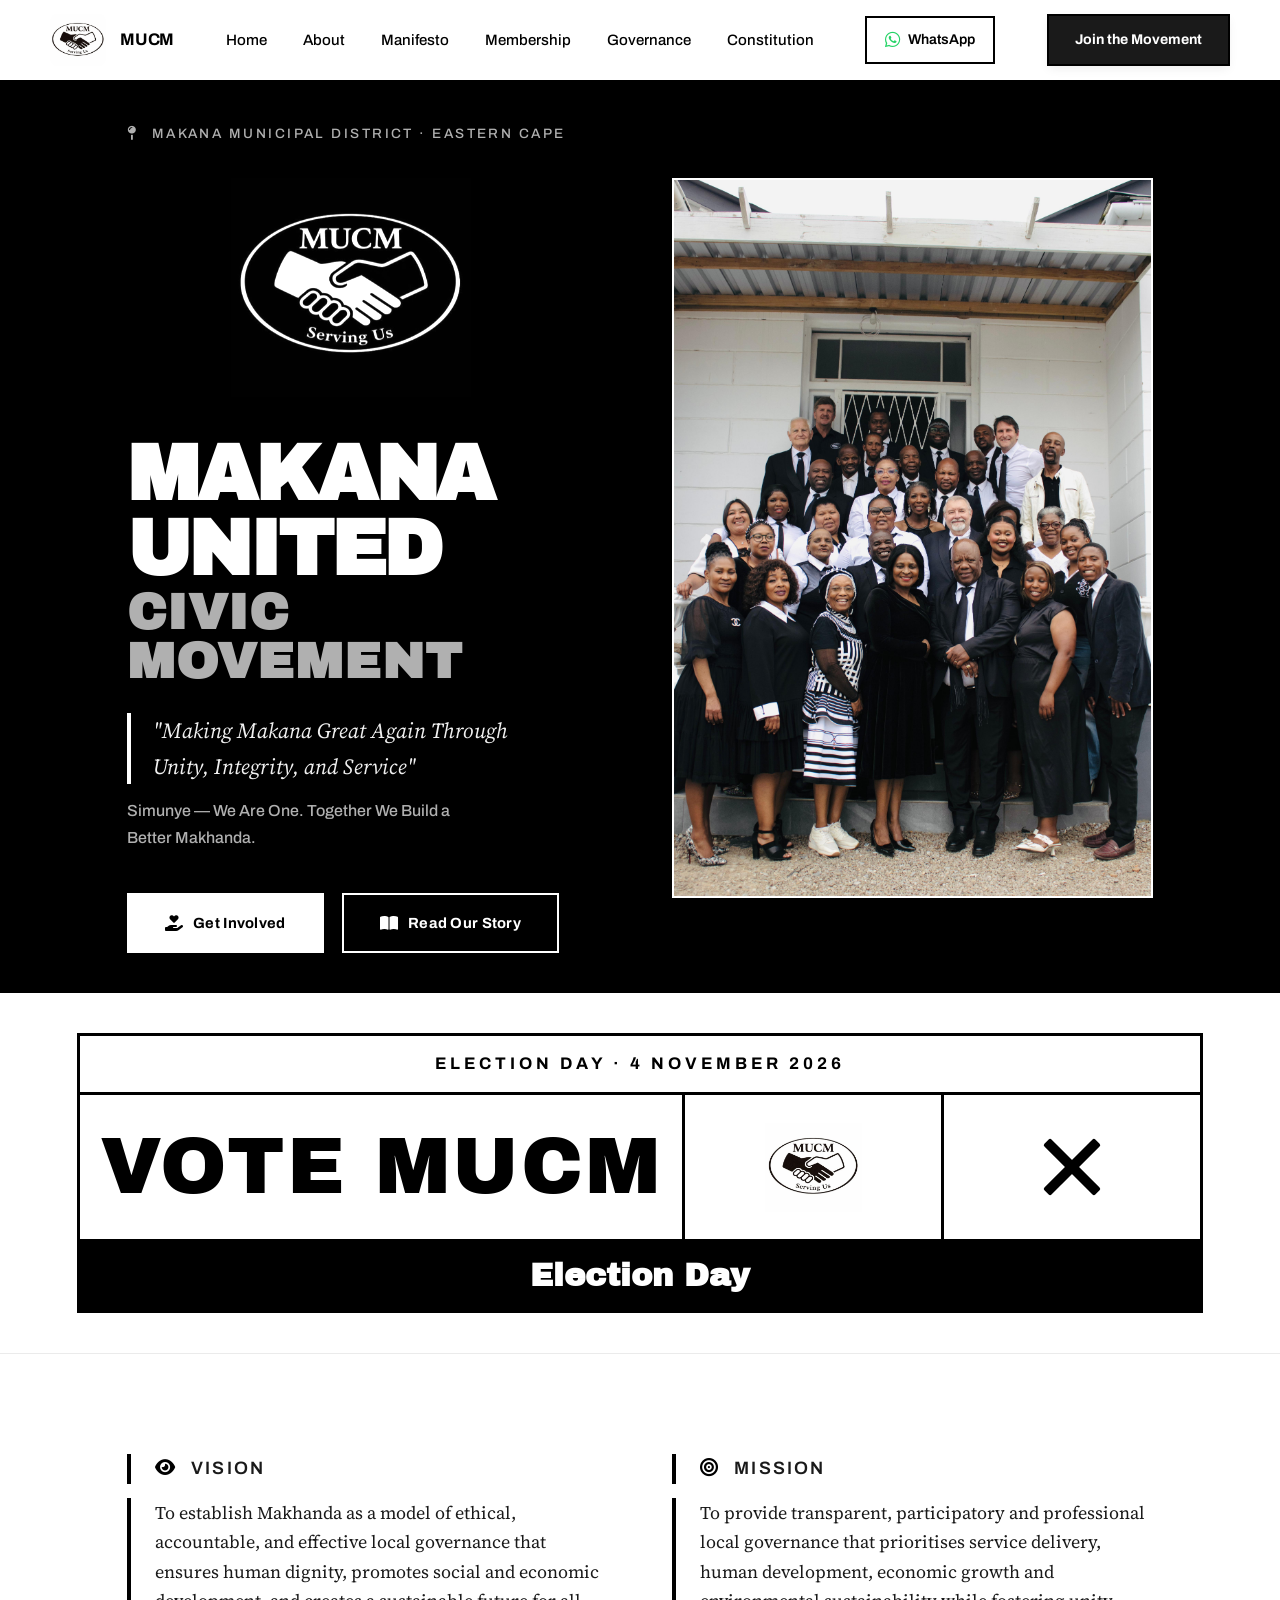
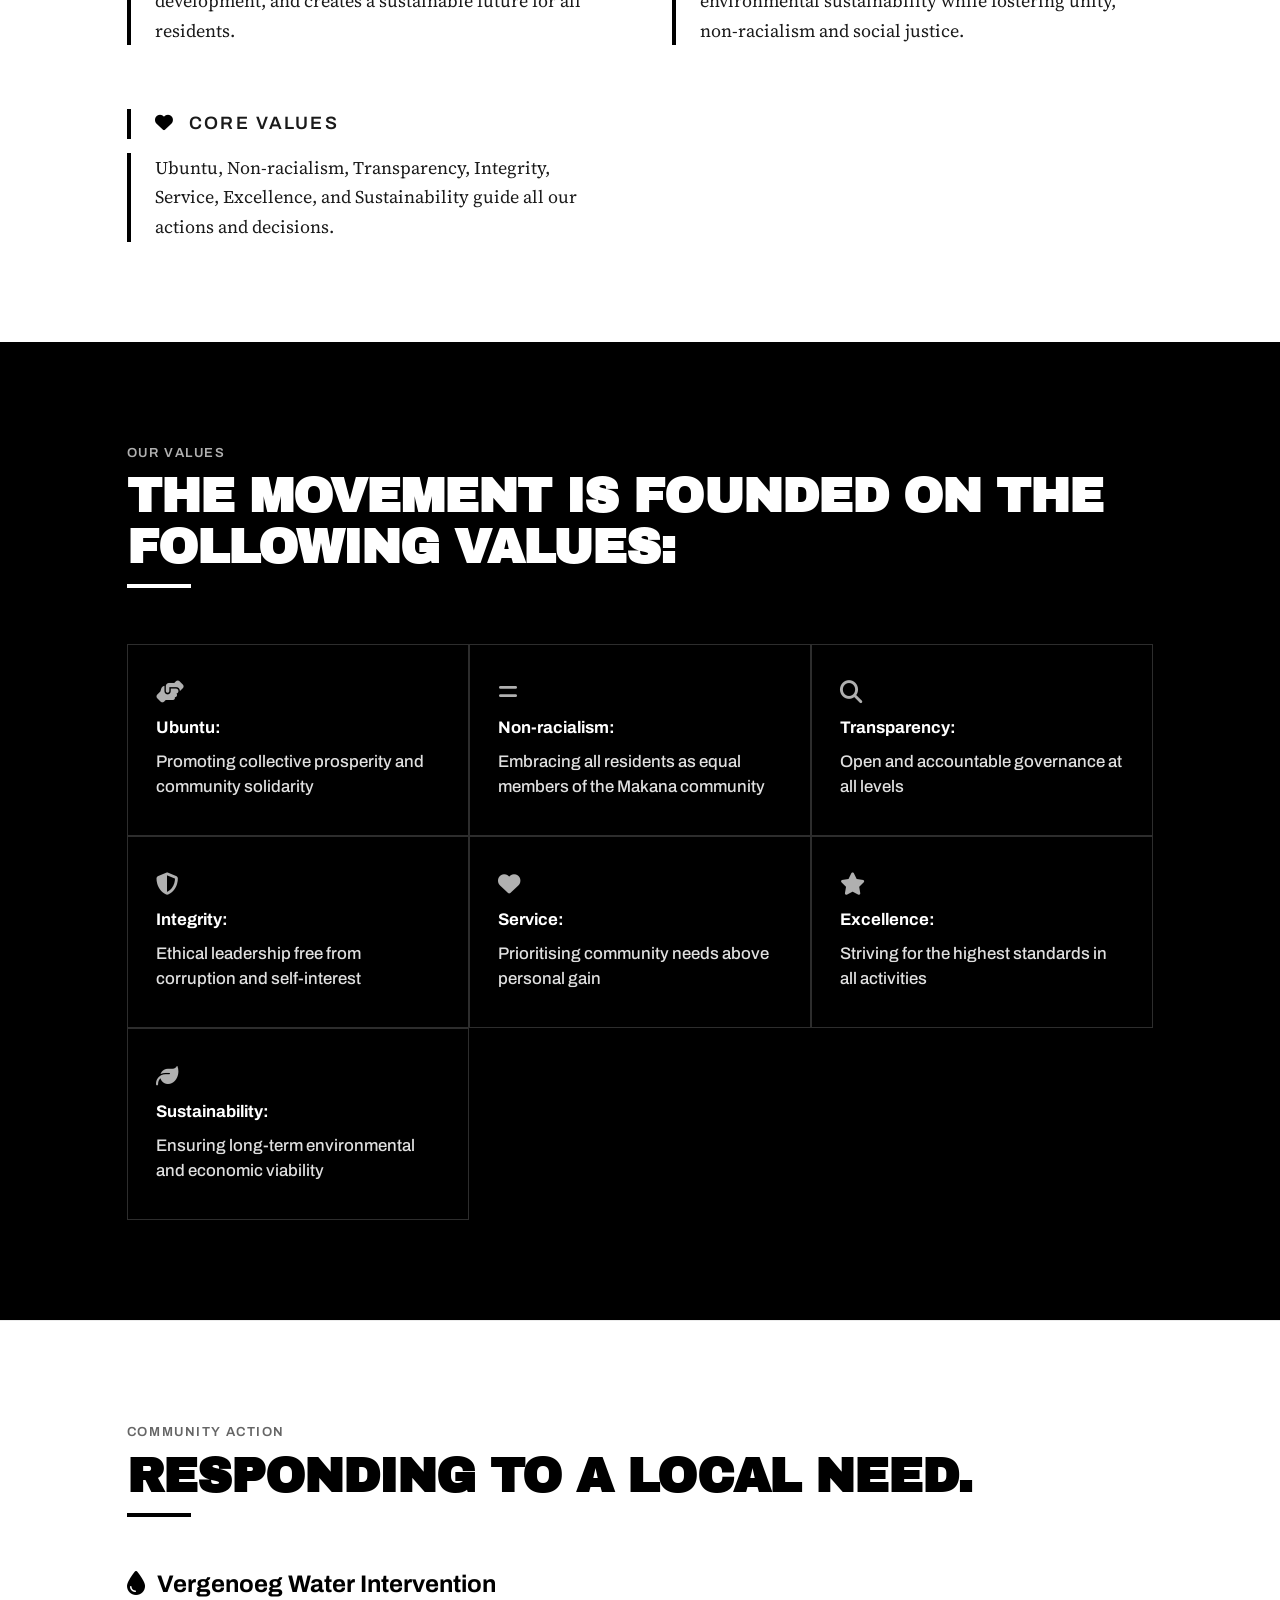
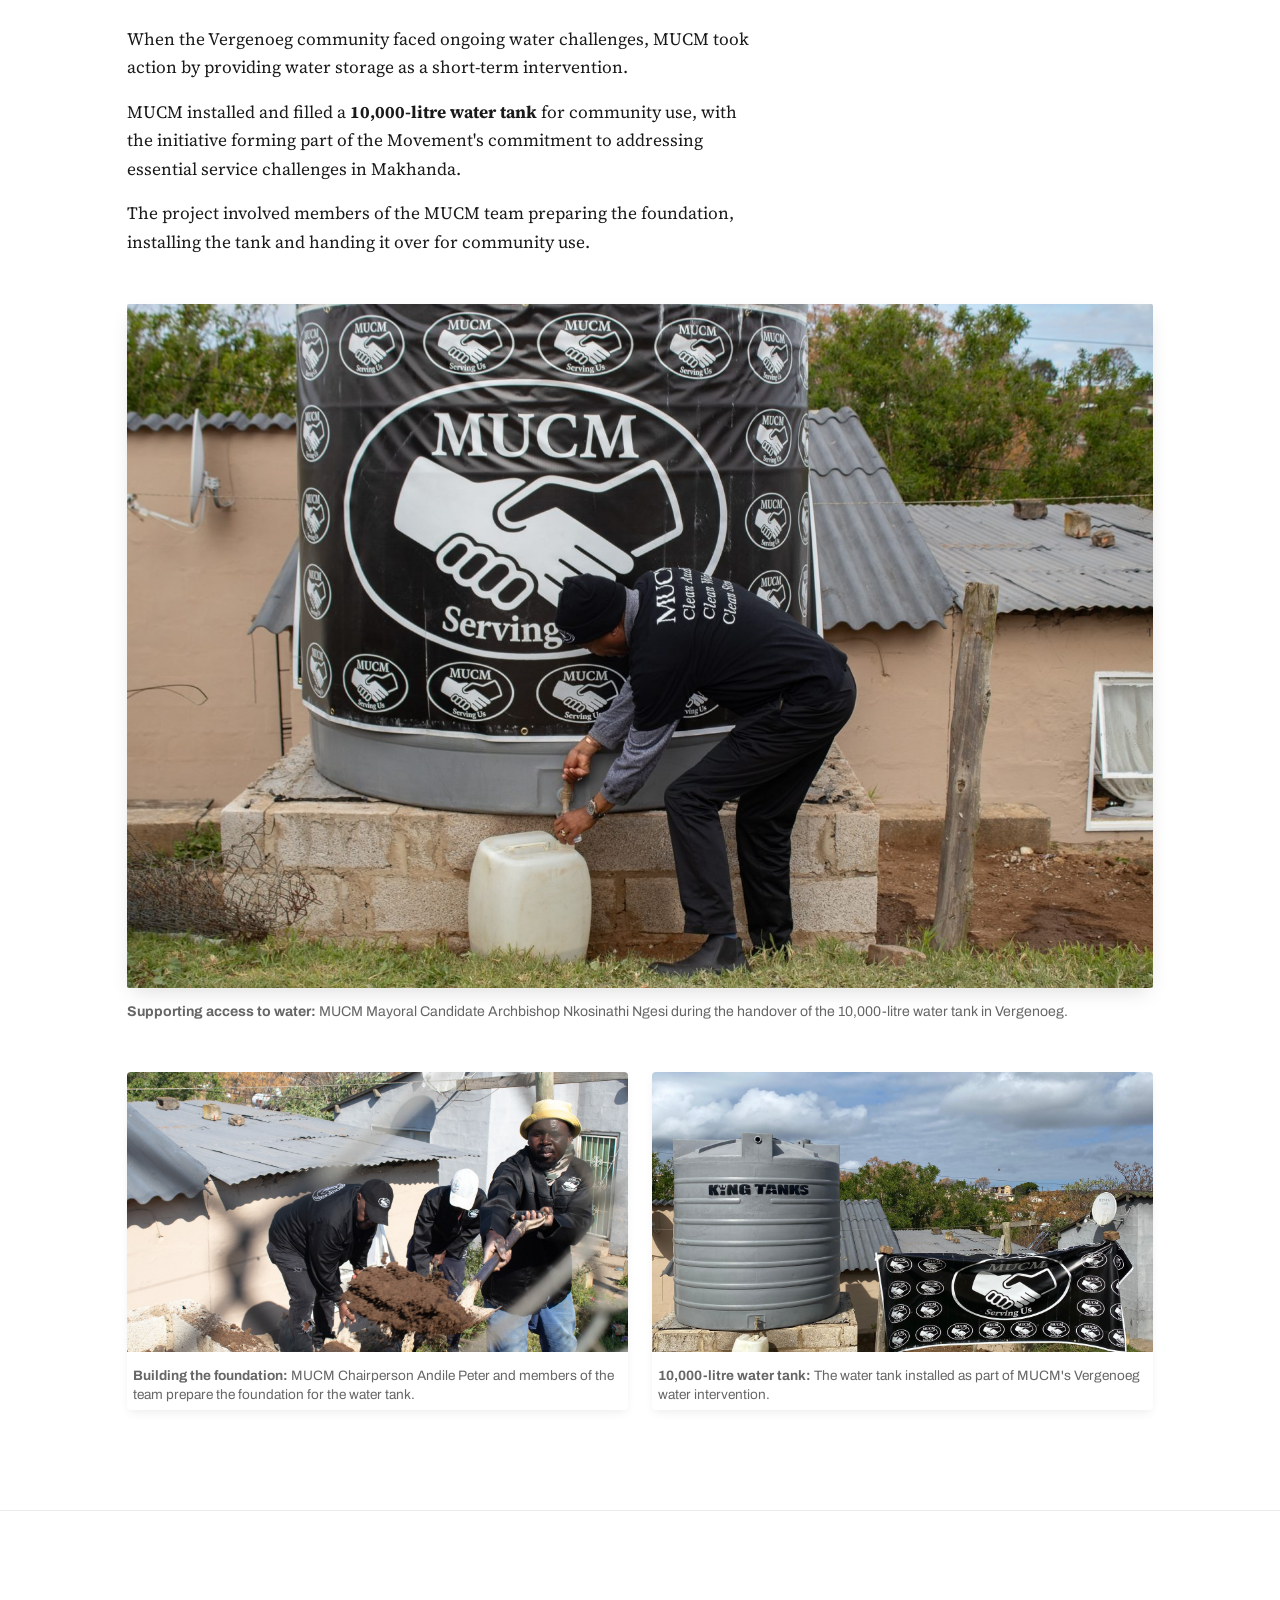
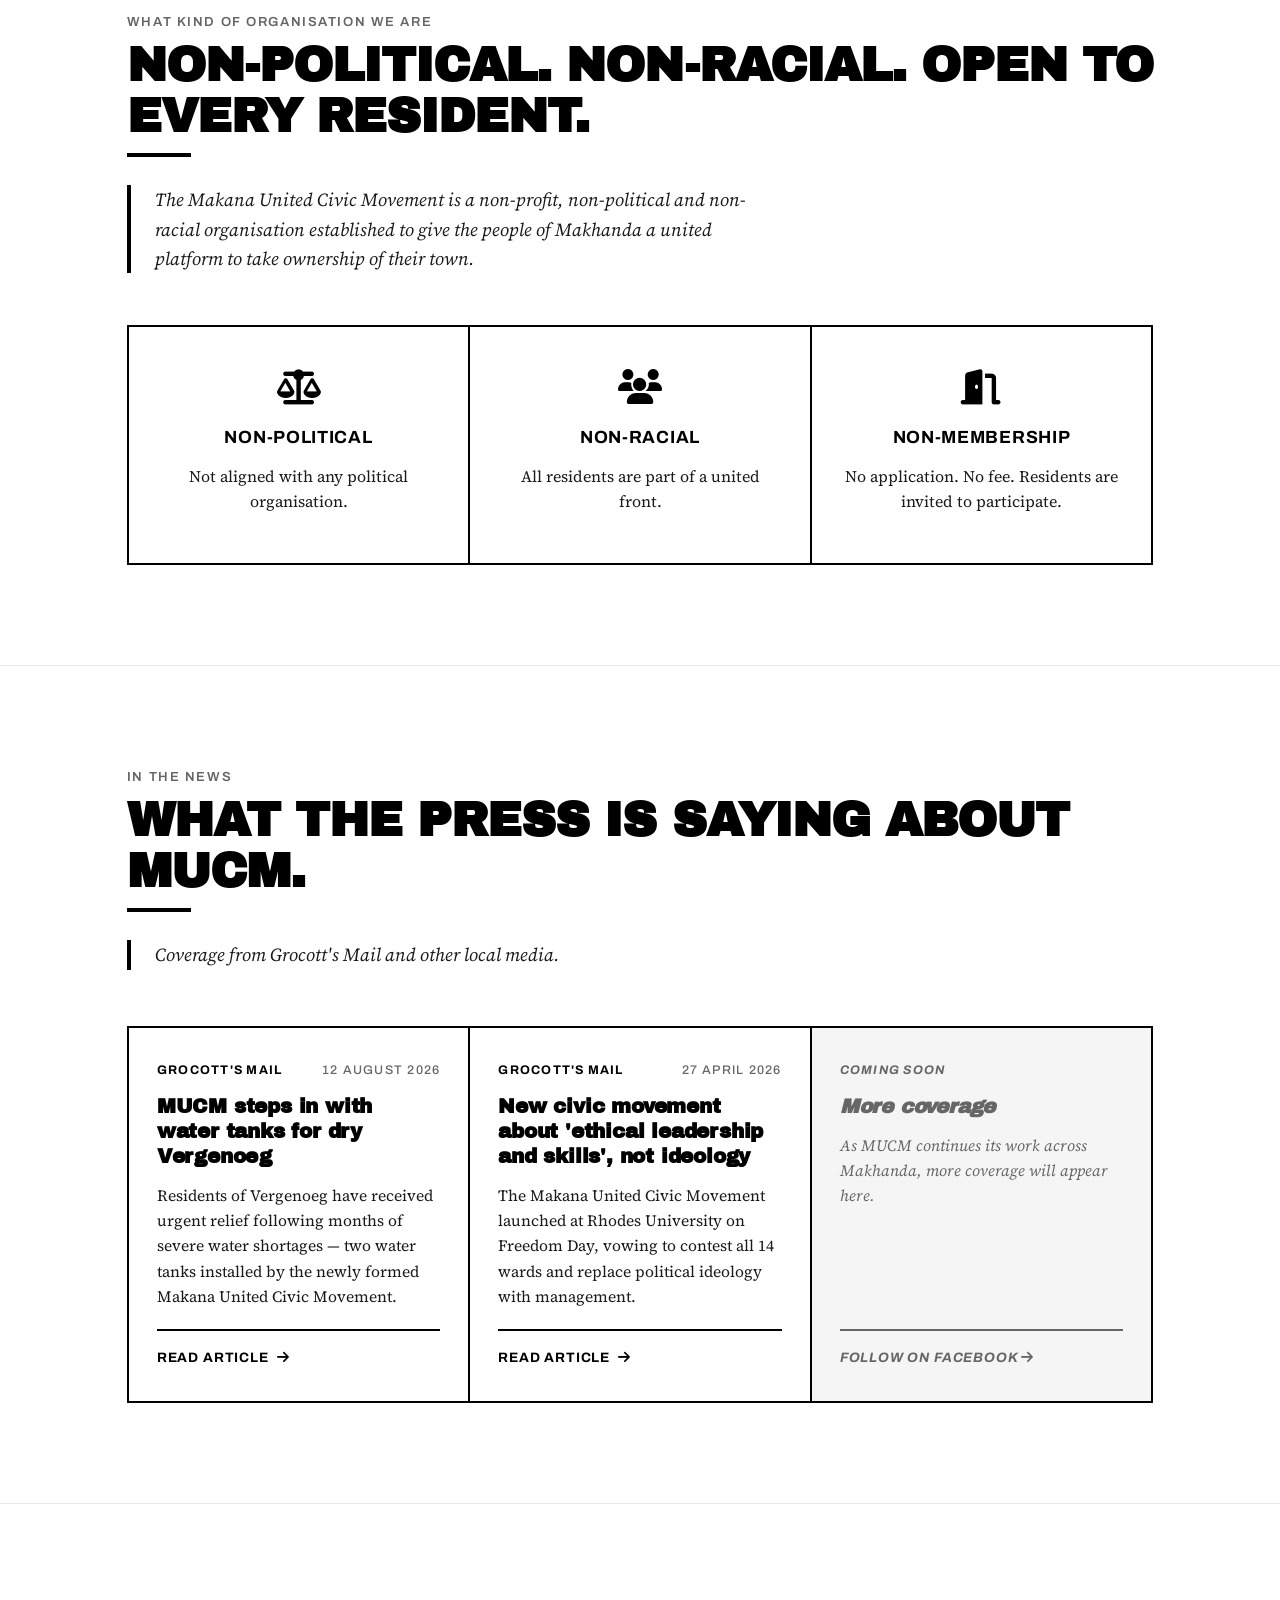
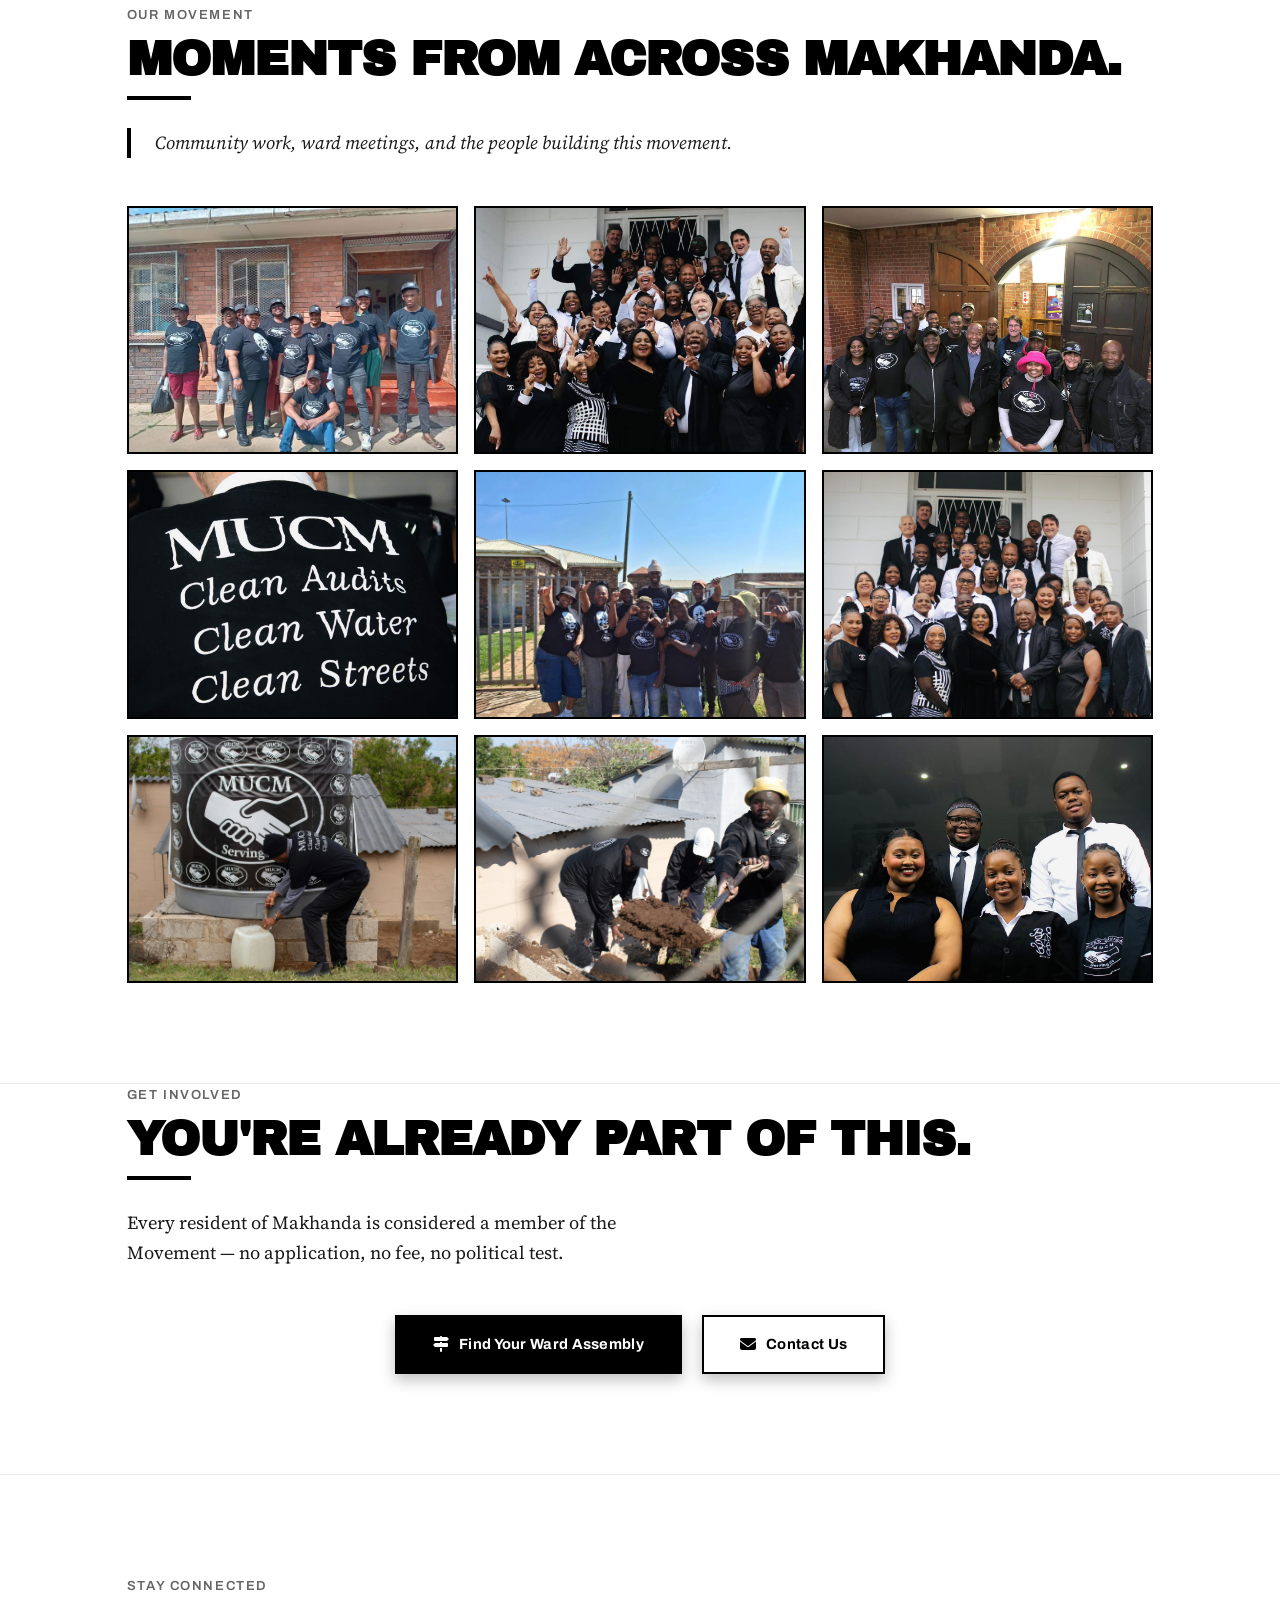
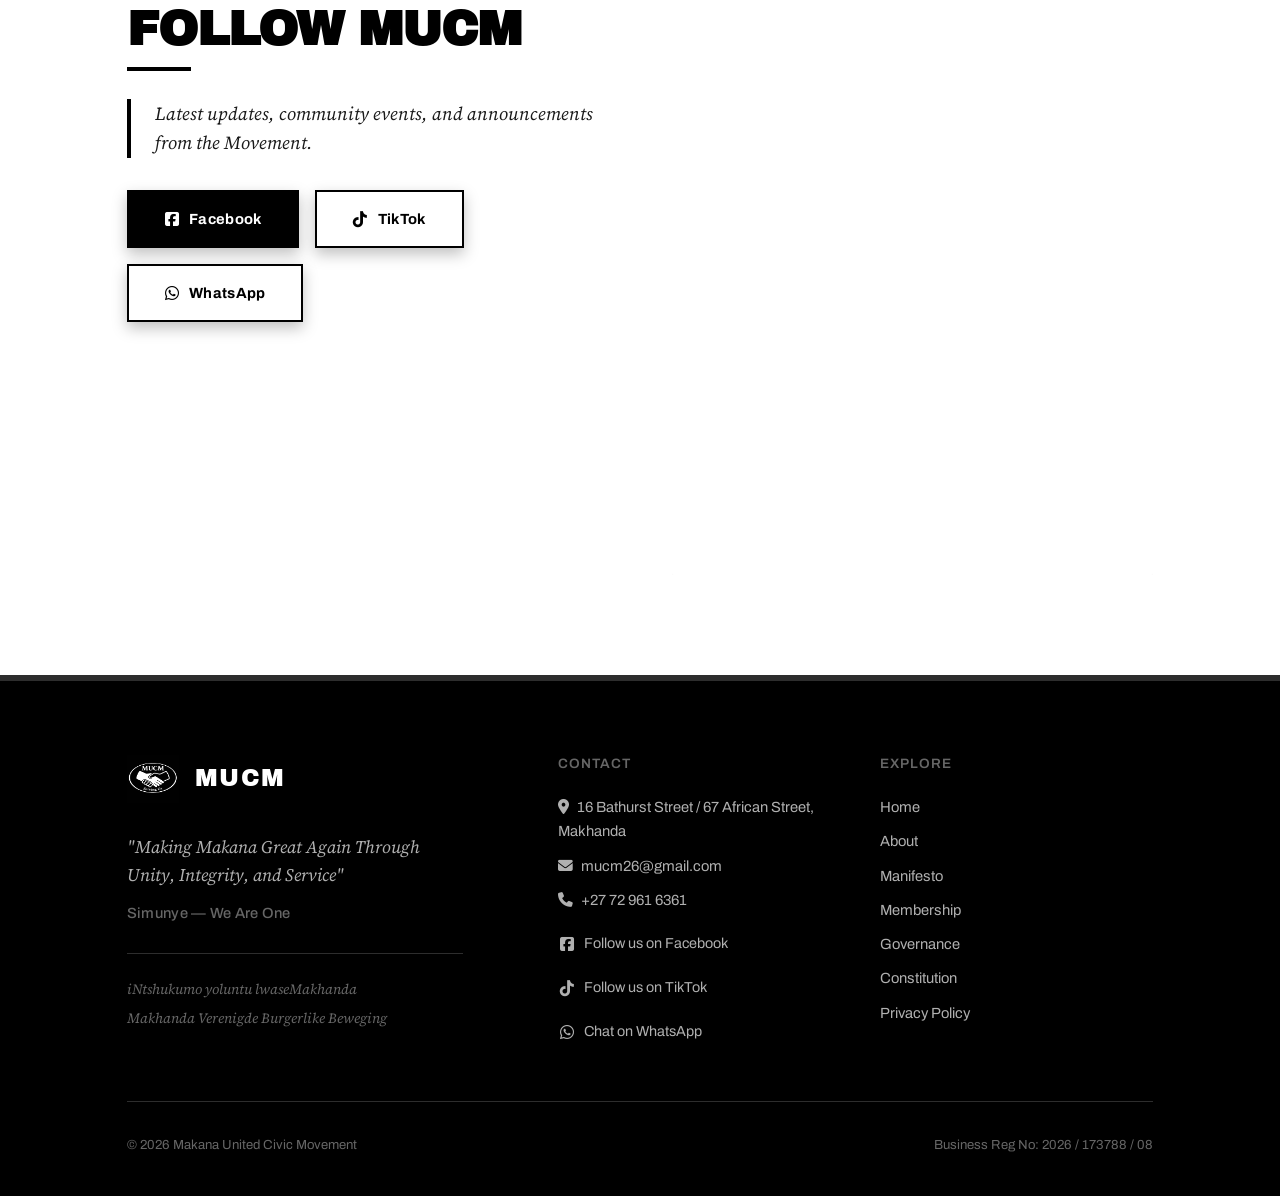
<file: index.html>
<!DOCTYPE html>
<html lang="en">

<head>
    <meta charset="UTF-8">
    <meta name="viewport" content="width=device-width, initial-scale=1.0">
    <title>Makana United Civic Movement · MUCM</title>
    <meta name="description" content="Makana United Civic Movement — a non-political, non-racial civic movement working to restore Makhanda through unity, accountability and ethical governance. Vote MUCM on 4 November 2026.">

    <!-- Open Graph -->
    <meta property="og:type" content="website">
    <meta property="og:title" content="Makana United Civic Movement · MUCM">
    <meta property="og:description" content="Making Makana Great Again Through Unity, Integrity, and Service. Vote MUCM on 4 November 2026.">
    <meta property="og:image" content="assets/group-steps-bw.jpeg">
    <meta property="og:image:width" content="1200">
    <meta property="og:image:height" content="630">
    <meta property="og:site_name" content="Makana United Civic Movement">
    <meta property="og:locale" content="en_ZA">

    <!-- Twitter Card -->
    <meta name="twitter:card" content="summary_large_image">
    <meta name="twitter:title" content="Makana United Civic Movement · MUCM">
    <meta name="twitter:description" content="Making Makana Great Again Through Unity, Integrity, and Service. Vote MUCM on 4 November 2026.">
    <meta name="twitter:image" content="assets/group-steps-bw.jpeg">

    <link rel="preconnect" href="https://fonts.googleapis.com">
    <link rel="preconnect" href="https://fonts.gstatic.com" crossorigin>
    <link
        href="https://fonts.googleapis.com/css2?family=Archivo:wght@400;500;600;700&family=Archivo+Black&family=Source+Serif+4:ital,opsz,wght@0,8..60,400;0,8..60,600;1,8..60,400&display=swap"
        rel="stylesheet">
    <link rel="icon" type="image/png" href="assets/favicon1.jpg" sizes="192x192">
    <link rel="stylesheet" href="https://cdnjs.cloudflare.com/ajax/libs/font-awesome/6.4.0/css/all.min.css">
    <link rel="stylesheet" href="style.css">
</head>

<body>

    <header>
        <div class="wrap nav-row">
            <div class="mark">
                <img src="assets/logo.jpeg" alt="MUCM logo">
                <span>MUCM</span>
            </div>
            <nav class="links">
                <a href="index.html">Home</a>
                <a href="about.html">About</a>
                <a href="manifesto.html">Manifesto</a>
                <a href="membership.html">Membership</a>
                <a href="governance.html">Governance</a>
                <a href="constitution.html">Constitution</a>
            </nav>

            <!-- WhatsApp quick contact -->
            <a href="https://wa.me/27729616361" target="_blank" rel="noopener" class="header-whatsapp" aria-label="Message MUCM on WhatsApp">
                <i class="fa-brands fa-whatsapp"></i>
                <span>WhatsApp</span>
            </a>

            <a href="membership.html#involved" class="nav-cta">Join the Movement</a>
            <button class="menu-btn" aria-label="Open menu"><span></span></button>
        </div>
    </header>

    <main id="top">

        <!-- 1. HERO -->
        <section class="hero">
            <div class="wrap hero-grid">

                <div class="hero-copy">
                    <p class="hero-eyebrow"><i class="fas fa-map-pin" style="margin-right:8px;"></i> Makana Municipal District · Eastern Cape</p>
                      <img src="assets/logo.jpeg" alt="Makana United Civic Movement logo" class="hero-logo">
                    <h1>Makana United<br><span>Civic Movement</span></h1>
                    <p class="hero-tagline">"Making Makana Great Again Through Unity, Integrity, and Service"</p>
                    <p class="hero-sub">Simunye — We Are One. Together We Build a Better Makhanda.</p>
                    <div class="hero-actions">
                        <a href="membership.html#involved" class="btn btn-solid"><i
                                class="fas fa-hand-holding-heart"></i> Get Involved</a>
                        <a href="about.html" class="btn btn-outline"><i class="fas fa-book-open"></i> Read Our Story</a>
                    </div>
                </div>

                <div class="hero-photo">
                    <img src="assets/group-steps-bw.jpeg"
                        alt="MUCM members on the steps of the Makhanda community gathering">
                </div>

            </div>
        </section>

        <!-- VOTE MUCM BANNER — links to voter registration -->
        <section class="vote-banner">
            <a href="membership.html#voter" class="vote-banner-link">

                <div class="vote-banner-top">
                    Election Day · 4 November 2026
                </div>

                <div class="vote-banner-strip">
                    <div class="vote-cell vote-cell-text">Vote MUCM</div>
                    <div class="vote-cell vote-cell-logo">
                        <img src="assets/logo.jpeg" alt="MUCM logo">
                    </div>
                    <div class="vote-cell vote-cell-x">
                        <span></span>
                        <span></span>
                    </div>
                </div>

                <div class="vote-banner-countdown" id="countdown">
                    <span class="cd-unit"><strong id="cd-days">--</strong><em>Days</em></span>
                    <span class="cd-sep">·</span>
                    <span class="cd-unit"><strong id="cd-hours">--</strong><em>Hours</em></span>
                    <span class="cd-sep">·</span>
                    <span class="cd-unit"><strong id="cd-mins">--</strong><em>Minutes</em></span>
                    <span class="cd-sep">·</span>
                    <span class="cd-unit"><strong id="cd-secs">--</strong><em>Seconds</em></span>
                </div>

            </a>
        </section>

        <!-- 2. VISION / MISSION / CORE VALUES -->
        <section class="rule-top">
            <div class="wrap vm-grid">
                <div class="vm-block">
                    <p class="kicker"><i class="fas fa-eye"></i> Vision</p>
                    <p>To establish Makhanda as a model of ethical, accountable, and effective local governance that
                        ensures human dignity, promotes social and economic development, and creates a sustainable
                        future for all residents.</p>
                </div>
                <div class="vm-block">
                    <p class="kicker"><i class="fas fa-bullseye"></i> Mission</p>
                    <p>To provide transparent, participatory and professional local governance that prioritises service
                        delivery, human development, economic growth and environmental sustainability while fostering
                        unity, non-racialism and social justice.</p>
                </div>
                <div class="vm-block">
                    <p class="kicker"><i class="fas fa-heart"></i> Core Values</p>
                    <p>Ubuntu, Non-racialism, Transparency, Integrity, Service, Excellence, and Sustainability guide all
                        our actions and decisions.</p>
                </div>
            </div>
        </section>

        <!-- VALUES -->
        <section class="values-band" id="values">
            <div class="wrap">
                <p class="kicker" style="color:var(--grey-light);">Our Values</p>
                <h2>The Movement is founded on the following values:</h2>
                <ul class="values-list">
                    <li><i class="fas fa-hands-helping"></i><strong>Ubuntu:</strong> Promoting collective prosperity and
                        community solidarity</li>
                    <li><i class="fas fa-equals"></i><strong>Non-racialism:</strong> Embracing all residents as equal
                        members of the Makana community</li>
                    <li><i class="fas fa-search"></i><strong>Transparency:</strong> Open and accountable governance at
                        all levels</li>
                    <li><i class="fas fa-shield-alt"></i><strong>Integrity:</strong> Ethical leadership free from
                        corruption and self-interest</li>
                    <li><i class="fas fa-heart"></i><strong>Service:</strong> Prioritising community needs above
                        personal gain</li>
                    <li><i class="fas fa-star"></i><strong>Excellence:</strong> Striving for the highest standards in
                        all activities</li>
                    <li><i class="fas fa-leaf"></i><strong>Sustainability:</strong> Ensuring long-term environmental and
                        economic viability</li>
                </ul>
            </div>
        </section>

        <!-- 3. COMMUNITY ACTION — VERGENOEG WATER TANK -->
        <section class="rule-top">
            <div class="wrap">
                <p class="kicker">Community Action</p>
                <h2>Responding to a local need.</h2>
                <div style="margin-top:48px;">
                    <h3
                        style="font-family:var(--font-label); font-weight:700; font-size:1.5rem; margin:0 0 20px; color:var(--black);">
                        <i class="fas fa-tint" style="margin-right:12px;"></i>Vergenoeg Water Intervention
                    </h3>
                    <p style="max-width:70ch; color:var(--soft-black); font-size:1.08rem; margin-bottom:16px;">When the
                        Vergenoeg community faced ongoing water challenges, MUCM took action by providing water storage
                        as a short-term intervention.</p>
                    <p style="max-width:70ch; color:var(--soft-black); font-size:1.08rem; margin-bottom:16px;">MUCM
                        installed and filled a <strong>10,000-litre water tank</strong> for community use, with the
                        initiative forming part of the Movement's commitment to addressing essential service challenges
                        in Makhanda.</p>
                    <p style="max-width:70ch; color:var(--soft-black); font-size:1.08rem; margin-bottom:48px;">The
                        project involved members of the MUCM team preparing the foundation, installing the tank and
                        handing it over for community use.</p>
                </div>
                <figure style="margin:0 0 48px;">
                    <img src="assets/tank-handover.jpeg"
                        alt="MUCM Mayoral Candidate Archbishop Nkosinathi Ngesi during the handover of the 10,000-litre water tank in Vergenoeg"
                        class="photo"
                        style="width:100%; display:block; border-radius:2px; box-shadow:var(--shadow-md);">
                    <figcaption
                        style="font-family:var(--font-label); font-size:0.88rem; color:var(--grey-mid); margin-top:12px;">
                        <strong>Supporting access to water:</strong> MUCM Mayoral Candidate Archbishop Nkosinathi Ngesi
                        during the handover of the 10,000-litre water tank in Vergenoeg.
                    </figcaption>
                </figure>
                <div class="community-grid">
                    <figure>
                        <img src="assets/foundation-prep.jpeg"
                            alt="MUCM Chairperson Andile Peter and members of the team prepare the foundation for the water tank"
                            class="photo">
                        <figcaption><strong>Building the foundation:</strong> MUCM Chairperson Andile Peter and members
                            of the team prepare the foundation for the water tank.</figcaption>
                    </figure>
                    <figure>
                        <img src="assets/watertank-banner.jpeg"
                            alt="The water tank installed as part of MUCM's Vergenoeg water intervention" class="photo">
                        <figcaption><strong>10,000-litre water tank:</strong> The water tank installed as part of MUCM's
                            Vergenoeg water intervention.</figcaption>
                    </figure>
                </div>
            </div>
        </section>

        <!-- 4. IDENTITY -->
        <section class="rule-top">
            <div class="wrap">
                <p class="kicker">What Kind of Organisation We Are</p>
                <h2>Non-political. Non-racial. Open to every resident.</h2>
                <p class="lede">The Makana United Civic Movement is a non-profit, non-political and non-racial
                    organisation established to give the people of Makhanda a united platform to take ownership of their
                    town.</p>
                <div class="identity-grid">
                    <div class="identity-card">
                        <i class="fas fa-balance-scale"></i>
                        <h3>Non-Political</h3>
                        <p>Not aligned with any political organisation.</p>
                    </div>
                    <div class="identity-card">
                        <i class="fas fa-users"></i>
                        <h3>Non-Racial</h3>
                        <p>All residents are part of a united front.</p>
                    </div>
                    <div class="identity-card">
                        <i class="fas fa-door-open"></i>
                        <h3>Non-Membership</h3>
                        <p>No application. No fee. Residents are invited to participate.</p>
                    </div>
                </div>
            </div>
        </section>

        <!-- IN THE NEWS -->
        <section class="rule-top news-section">
            <div class="wrap">
                <p class="kicker">In the News</p>
                <h2>What the press is saying about MUCM.</h2>
                <p class="lede">Coverage from Grocott's Mail and other local media.</p>

                <div class="news-grid">

                    <a href="https://grocotts.ru.ac.za/2026/08/12/mucm-steps-in-with-water-tanks-for-dry-vergenoeg/"
                        class="news-card" target="_blank" rel="noopener">
                        <div class="news-meta">
                            <span class="news-source">Grocott's Mail</span>
                            <span class="news-date">12 August 2026</span>
                        </div>
                        <h3 class="news-headline">MUCM steps in with water tanks for dry Vergenoeg</h3>
                        <p class="news-excerpt">Residents of Vergenoeg have received urgent relief following months of
                            severe water shortages — two water tanks installed by the newly formed Makana United Civic
                            Movement.</p>
                        <span class="news-link">Read article <i class="fas fa-arrow-right"></i></span>
                    </a>

                    <a href="https://grocotts.ru.ac.za/2026/04/27/new-civic-movement-about-ethical-leadership-and-skills-not-ideology/"
                        class="news-card" target="_blank" rel="noopener">
                        <div class="news-meta">
                            <span class="news-source">Grocott's Mail</span>
                            <span class="news-date">27 April 2026</span>
                        </div>
                        <h3 class="news-headline">New civic movement about 'ethical leadership and skills', not ideology
                        </h3>
                        <p class="news-excerpt">The Makana United Civic Movement launched at Rhodes University on
                            Freedom Day, vowing to contest all 14 wards and replace political ideology with management.
                        </p>
                        <span class="news-link">Read article <i class="fas fa-arrow-right"></i></span>
                    </a>

                    <div class="news-card news-card-placeholder">
                        <div class="news-meta">
                            <span class="news-source">Coming soon</span>
                        </div>
                        <h3 class="news-headline">More coverage</h3>
                        <p class="news-excerpt">As MUCM continues its work across Makhanda, more coverage will appear
                            here.</p>
                        <span class="news-link">
                            <a href="https://www.facebook.com/profile.php?id=61592647917683" target="_blank"
                                rel="noopener" style="color:inherit;">
                                Follow on Facebook <i class="fas fa-arrow-right"></i>
                            </a>
                        </span>
                    </div>

                </div>
            </div>
        </section>

        <!-- PHOTO GALLERY -->
        <section class="rule-top gallery-section" id="gallery">
            <div class="wrap">
                <p class="kicker">Our Movement</p>
                <h2>Moments from across Makhanda.</h2>
                <p class="lede">Community work, ward meetings, and the people building this movement.</p>

                <div class="gallery-grid">
                    <figure class="gallery-item">
                        <img src="assets/mucm-members.jpeg" alt="MUCM team outside a community building">
                    </figure>
                    <figure class="gallery-item">
                        <img src="assets/celebration-group.jpeg" alt="MUCM supporters celebrating together">
                    </figure>
                    <figure class="gallery-item">
                        <img src="assets/meeting-outside.jpeg" alt="MUCM members gathered at the arched doors">
                    </figure>
                    <figure class="gallery-item">
<img src="assets/clean-audits-tshirt.jpeg" alt="MUCM team in black and white">                    </figure>
                    <figure class="gallery-item">
                        <img src="assets/membership-community.jpeg" alt="Residents supporting MUCM">
                    </figure>
                    <figure class="gallery-item">
                        <img src="assets/group-steps-color.jpeg" alt="MUCM team outdoors">
                    </figure>
                    <figure class="gallery-item">
                        <img src="assets/tank-handover.jpeg" alt="Water tank handover in Vergenoeg">
                    </figure>
                    <figure class="gallery-item">
                        <img src="assets/foundation-prep.jpeg" alt="Preparing the foundation for the water tank">
                    </figure>
                    <figure class="gallery-item">
                        <img src="assets/young-leaders.jpeg" alt="Young leaders of MUCM">
                    </figure>
                </div>
            </div>
        </section>

        <!-- 5. CTA — GET INVOLVED -->
        <section class="rule-top involved" id="involved">
            <div class="wrap">
                <p class="kicker">Get Involved</p>
                <h2>You're already part of this.</h2>
                <p class="lede" style="border-left:none; padding-left:0; font-style:normal;">Every resident of Makhanda
                    is considered a member of the Movement — no application, no fee, no political test.</p>
                <div class="involved-actions">
                    <a href="governance.html#councillors" class="btn btn-dark-solid"><i class="fas fa-map-signs"></i> Find
                        Your Ward Assembly</a>
                    <a href="membership.html#involved" class="btn btn-dark"><i class="fas fa-envelope"></i> Contact
                        Us</a>
                </div>
            </div>
        </section>

        <!-- SOCIAL FEED -->
        <section class="rule-top" id="social">
            <div class="wrap">
                <div class="social-split">

                    <!-- Left: text + buttons -->
                    <div>
                        <p class="kicker">Stay Connected</p>
                        <h2>Follow MUCM</h2>
                        <p class="lede">Latest updates, community events, and announcements from the Movement.</p>

                        <div class="social-buttons" style="display:flex; gap:16px; flex-wrap:wrap; margin-top:32px;">
                            <a href="https://www.facebook.com/profile.php?id=61592647917683" target="_blank"
                                rel="noopener" class="btn btn-dark-solid">
                                <i class="fa-brands fa-square-facebook"></i> Facebook
                            </a>
                            <a href="https://www.tiktok.com/@mucm88" target="_blank" rel="noopener"
                                class="btn btn-dark">
                                <i class="fab fa-tiktok"></i> TikTok
                            </a>
                            <a href="https://wa.me/27729616361" target="_blank" rel="noopener" class="btn btn-dark">
                                <i class="fa-brands fa-whatsapp"></i> WhatsApp
                            </a>
                        </div>
                    </div>

                    <!-- Right: Facebook embed -->
                    <div class="fb-embed">
                        <iframe
                            loading="lazy"
                            src="https://www.facebook.com/plugins/page.php?href=https://www.facebook.com/profile.php?id=61592647917683&tabs=timeline&width=500&height=600&small_header=false&adapt_container_width=true&hide_cover=false&show_facepile=true"
                            width="500" height="600"
                            style="border:none;overflow:hidden;max-width:100%;border-radius:2px;box-shadow:var(--shadow-md);"
                            scrolling="no" frameborder="0" allowfullscreen="true"
                            allow="autoplay; clipboard-write; encrypted-media; picture-in-picture; web-share">
                        </iframe>
                    </div>

                </div>
            </div>
        </section>

    </main>

    <footer id="contact">
        <div class="wrap">
            <div class="footer-top">
                <div class="footer-brand-block">
                    <div class="footer-brand">
                        <img src="assets/logo.jpeg" alt="MUCM logo">
                        <span>MUCM</span>
                    </div>

                    <div class="footer-taglines">
                        <p class="footer-tagline-main">"Making Makana Great Again Through Unity, Integrity, and Service"
                        </p>
                        <p class="footer-tagline-sub">Simunye — We Are One</p>
                    </div>

                    <div class="footer-translations">
                        <p><em>iNtshukumo yoluntu lwaseMakhanda</em></p>
                        <p><em>Makhanda Verenigde Burgerlike Beweging</em></p>
                    </div>
                </div>
                <div class="footer-col">
                    <h4>Contact</h4>
                    <p><i class="fas fa-map-marker-alt" style="margin-right:8px;"></i>16 Bathurst Street / 67 African
                        Street, Makhanda</p>
                    <a href="mailto:mucm26@gmail.com"><i class="fas fa-envelope"
                            style="margin-right:8px;"></i>mucm26@gmail.com</a>
                    <a href="tel:+27729616361"><i class="fas fa-phone" style="margin-right:8px;"></i>+27 72 961 6361</a>
                    <div class="footer-social">
                        <a href="https://www.facebook.com/profile.php?id=61592647917683" target="_blank" rel="noopener"
                            aria-label="MUCM on Facebook">
                            <i class="fa-brands fa-square-facebook"></i> Follow us on Facebook
                        </a>
                        <a href="https://www.tiktok.com/@mucm88" target="_blank" rel="noopener"
                            aria-label="MUCM on TikTok">
                            <i class="fa-brands fa-tiktok"></i> Follow us on TikTok
                        </a>
                        <a href="https://wa.me/27729616361" target="_blank" rel="noopener"
                            aria-label="MUCM on WhatsApp">
                            <i class="fa-brands fa-whatsapp"></i> Chat on WhatsApp
                        </a>
                    </div>
                </div>
                <div class="footer-col">
                    <h4>Explore</h4>
                    <a href="index.html">Home</a>
                    <a href="about.html">About</a>
                    <a href="manifesto.html">Manifesto</a>
                    <a href="membership.html">Membership</a>
                    <a href="governance.html">Governance</a>
                    <a href="constitution.html">Constitution</a>
                    <a href="privacy.html">Privacy Policy</a>
                </div>
            </div>
            <div class="footer-bottom">
                <span>© 2026 Makana United Civic Movement</span>
                <span>Business Reg No: 2026 / 173788 / 08</span>
            </div>
        </div>
    </footer>

</body>

<script>
    // Mobile menu toggle
    document.addEventListener('DOMContentLoaded', function () {
        var menuBtn = document.querySelector('.menu-btn');
        var navLinks = document.querySelector('nav.links');
        if (menuBtn && navLinks) {
            menuBtn.addEventListener('click', function () {
                navLinks.classList.toggle('open');
                menuBtn.classList.toggle('active');
            });

            navLinks.querySelectorAll('a').forEach(function (link) {
                link.addEventListener('click', function () {
                    navLinks.classList.remove('open');
                    menuBtn.classList.remove('active');
                });
            });

            document.addEventListener('click', function (e) {
                if (!e.target.closest('header')) {
                    navLinks.classList.remove('open');
                    menuBtn.classList.remove('active');
                }
            });
        }
    });

    (function () {
        var target = new Date('2026-11-04T07:00:00+02:00').getTime();
        function pad(n) { return n < 10 ? '0' + n : n; }
        function tick() {
            var now = Date.now();
            var diff = target - now;
            var el = document.getElementById('countdown');
            if (!el) return;
            if (diff <= 0) {
                el.innerHTML = '<span class="cd-unit"><strong>Election Day</strong></span>';
                return;
            }
            var s = Math.floor(diff / 1000);
            var d = Math.floor(s / 86400); s -= d * 86400;
            var h = Math.floor(s / 3600); s -= h * 3600;
            var m = Math.floor(s / 60); s -= m * 60;
            document.getElementById('cd-days').textContent = d;
            document.getElementById('cd-hours').textContent = pad(h);
            document.getElementById('cd-mins').textContent = pad(m);
            document.getElementById('cd-secs').textContent = pad(s);
        }
        tick();
        setInterval(tick, 1000);
    })();
</script>

</html>
</file>
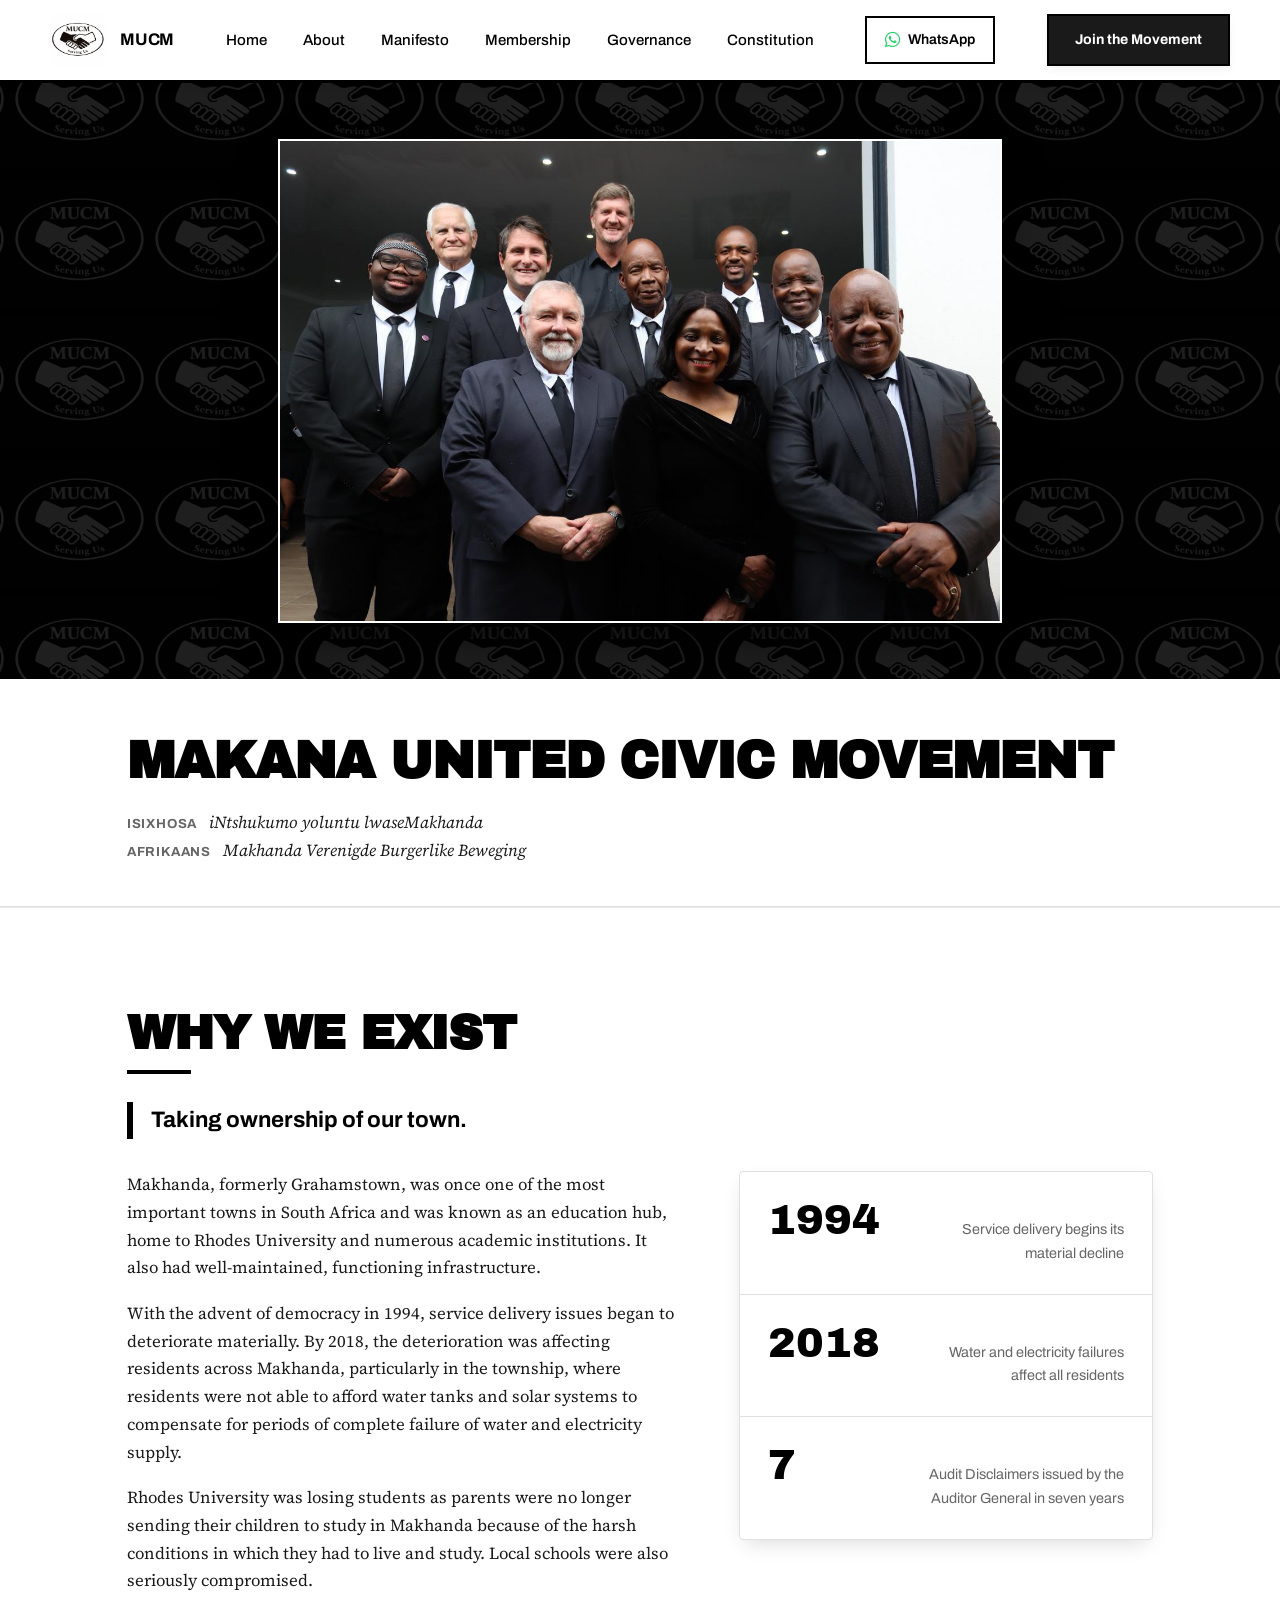
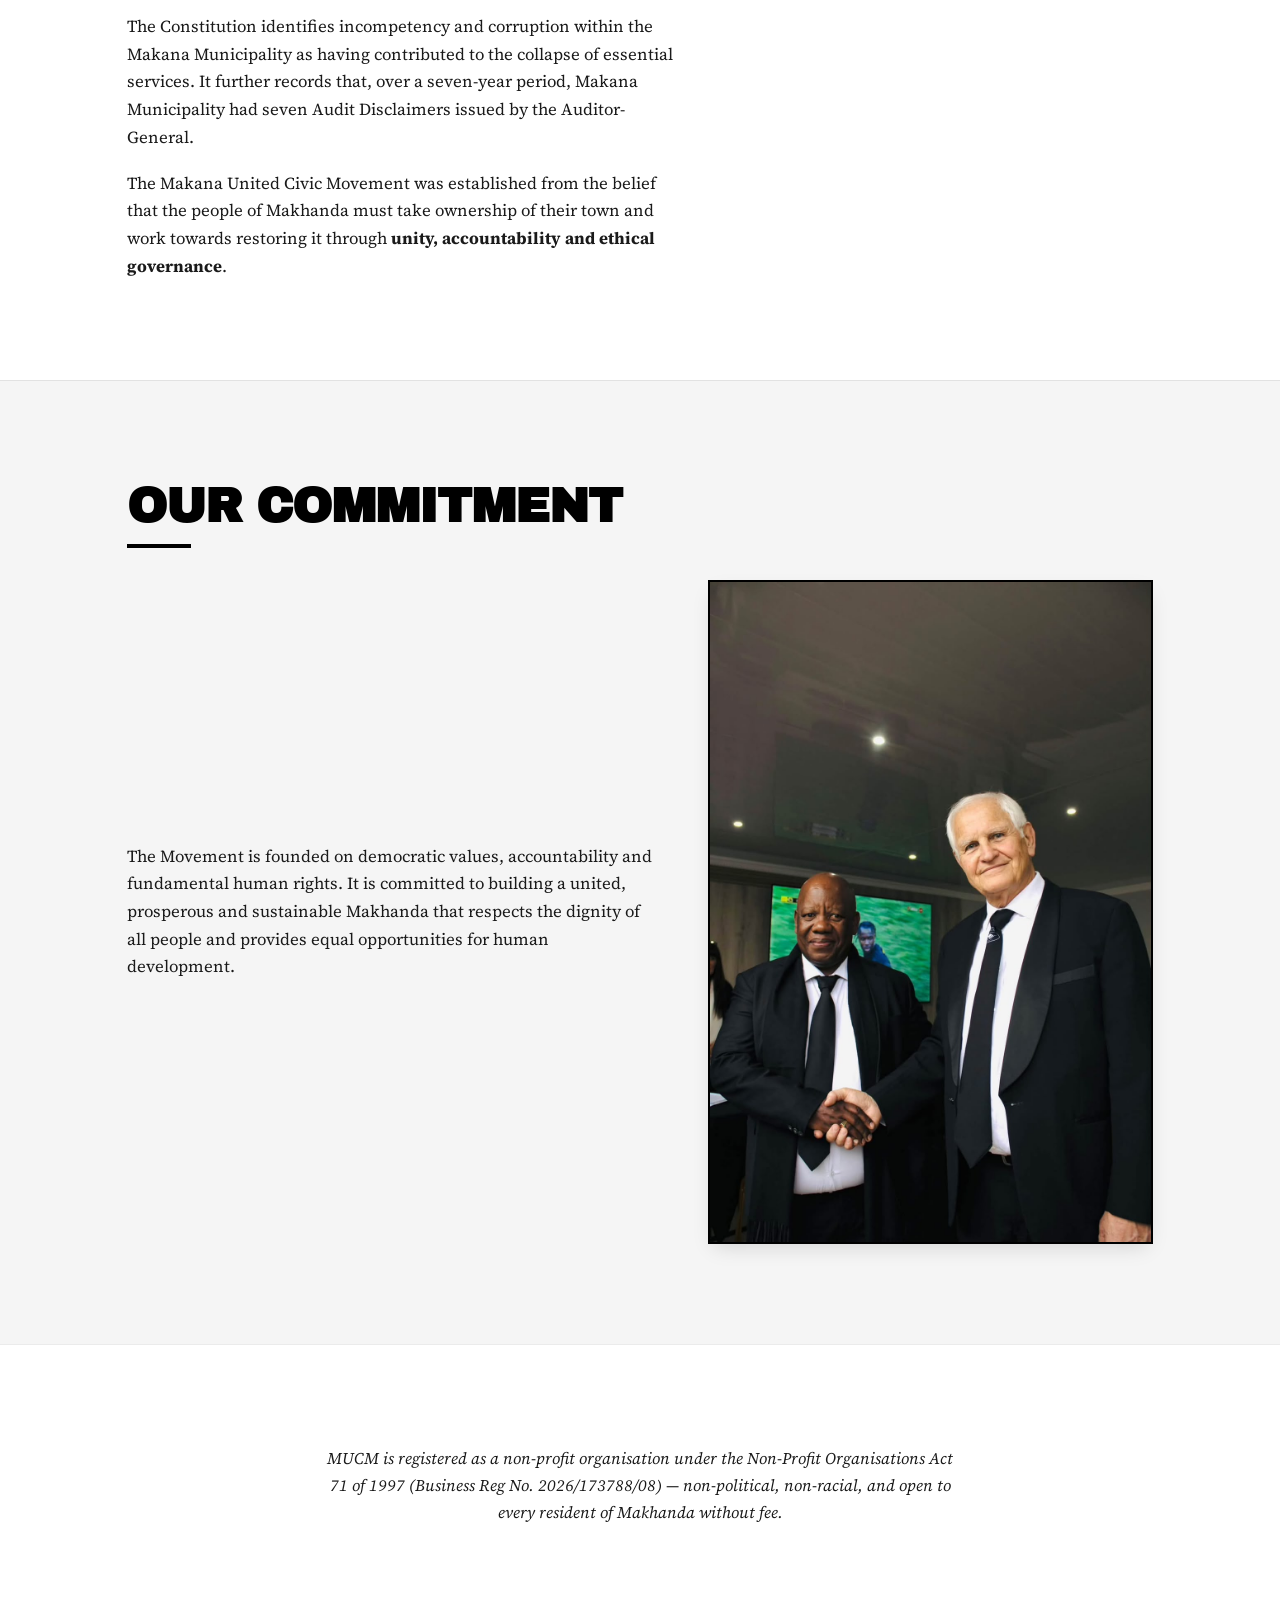
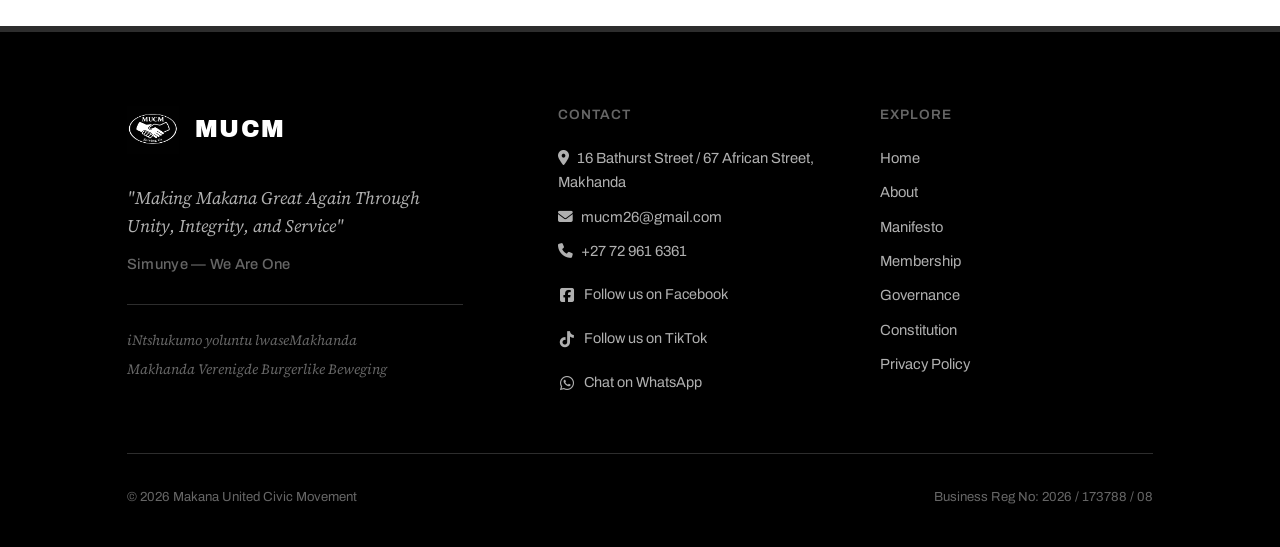
<file: about.html>
<!DOCTYPE html>
<html lang="en">

<head>
    <meta charset="UTF-8">
    <meta name="viewport" content="width=device-width, initial-scale=1.0">
    <title>About · Makana United Civic Movement</title>
    <meta name="description" content="About the Makana United Civic Movement — a non-political, non-racial civic movement working to restore Makhanda through unity, accountability and ethical governance.">

    <!-- Open Graph -->
    <meta property="og:type" content="website">
    <meta property="og:title" content="About · Makana United Civic Movement">
    <meta property="og:description" content="Why MUCM exists, and how we're organised to restore Makhanda.">
    <meta property="og:image" content="assets/board-formal.jpeg">
    <meta property="og:site_name" content="Makana United Civic Movement">
    <meta property="og:locale" content="en_ZA">

    <!-- Twitter Card -->
    <meta name="twitter:card" content="summary_large_image">
    <meta name="twitter:title" content="About · Makana United Civic Movement">
    <meta name="twitter:description" content="Why MUCM exists, and how we're organised to restore Makhanda.">
    <meta name="twitter:image" content="assets/board-formal.jpeg">

    <link rel="preconnect" href="https://fonts.googleapis.com">
    <link rel="preconnect" href="https://fonts.gstatic.com" crossorigin>
    <link
        href="https://fonts.googleapis.com/css2?family=Archivo:wght@400;500;600;700&family=Archivo+Black&family=Source+Serif+4:ital,opsz,wght@0,8..60,400;0,8..60,600;1,8..60,400&display=swap"
        rel="stylesheet">
    <link rel="icon" type="image/png" href="assets/favicon1.jpg" sizes="192x192">
    <link rel="stylesheet" href="https://cdnjs.cloudflare.com/ajax/libs/font-awesome/6.4.0/css/all.min.css">
    <link rel="stylesheet" href="style.css">
</head>

<body>

    <header>
        <div class="wrap nav-row">
            <div class="mark">
                <img src="assets/logo.jpeg" alt="MUCM logo">
                <span>MUCM</span>
            </div>
            <nav class="links">
                <a href="index.html">Home</a>
                <a href="about.html">About</a>
                <a href="manifesto.html">Manifesto</a>
                <a href="membership.html">Membership</a>
                <a href="governance.html">Governance</a>
                <a href="constitution.html">Constitution</a>
            </nav>

            <!-- WhatsApp quick contact -->
            <a href="https://wa.me/27729616361" target="_blank" rel="noopener" class="header-whatsapp" aria-label="Message MUCM on WhatsApp">
                <i class="fa-brands fa-whatsapp"></i>
                <span>WhatsApp</span>
            </a>

            <a href="membership.html#involved" class="nav-cta">Join the Movement</a>
            <button class="menu-btn" aria-label="Open menu"><span></span></button>
        </div>
    </header>

    <main id="top">

        <!-- BOARD HERO -->
        <section class="board-hero">
            <figure class="board-hero-figure">
                <img src="assets/board-formal.jpeg" alt="MUCM Board of Governance and leadership team in formal attire">
            </figure>
        </section>

        <!-- OFFICIAL NAMES -->
        <section class="official-names">
            <div class="wrap">
                <h1>Makana United Civic Movement</h1>
                <div class="name-translations">
                    <span><strong>isiXhosa</strong> iNtshukumo yoluntu lwaseMakhanda</span>
                    <span><strong>Afrikaans</strong> Makhanda Verenigde Burgerlike Beweging</span>
                </div>
            </div>
        </section>

        <!-- WHY WE EXIST -->
        <section class="rule-top">
            <div class="wrap">
                <h2>Why We Exist</h2>
                <h3
                    style="font-family:var(--font-label); font-weight:700; font-size:1.4rem; margin:28px 0 12px; color:var(--black); border-left:6px solid var(--black); padding-left:18px;">
                    Taking ownership of our town.</h3>

                <div class="notice-grid" style="margin-top:32px;">
                    <div>
                        <p style="color:var(--soft-black); font-size:1.05rem; margin-bottom:18px;">Makhanda, formerly
                            Grahamstown, was once one of the most important towns in South Africa and was known as an
                            education hub, home to Rhodes University and numerous academic institutions. It also had
                            well-maintained, functioning infrastructure.</p>
                        <p style="color:var(--soft-black); font-size:1.05rem; margin-bottom:18px;">With the advent of
                            democracy in 1994, service delivery issues began to deteriorate materially. By 2018, the
                            deterioration was affecting residents across Makhanda, particularly in the township, where
                            residents were not able to afford water tanks and solar systems to compensate for periods of
                            complete failure of water and electricity supply.</p>
                        <p style="color:var(--soft-black); font-size:1.05rem; margin-bottom:18px;">Rhodes University was
                            losing students as parents were no longer sending their children to study in Makhanda
                            because of the harsh conditions in which they had to live and study. Local schools were also
                            seriously compromised.</p>
                        <p style="color:var(--soft-black); font-size:1.05rem; margin-bottom:18px;">The Constitution
                            identifies incompetency and corruption within the Makana Municipality as having contributed
                            to the collapse of essential services. It further records that, over a seven-year period,
                            Makana Municipality had seven Audit Disclaimers issued by the Auditor-General.</p>
                        <p style="color:var(--soft-black); font-size:1.05rem; margin-bottom:0;">The Makana United Civic
                            Movement was established from the belief that the people of Makhanda must take ownership of
                            their town and work towards restoring it through <strong>unity, accountability and ethical
                                governance</strong>.</p>
                    </div>

                    <div class="stat-board">
                        <div class="stat-row">
                            <span class="stat-number">1994</span>
                            <span class="stat-label">Service delivery begins its material decline</span>
                        </div>
                        <div class="stat-row">
                            <span class="stat-number">2018</span>
                            <span class="stat-label">Water and electricity failures affect all residents</span>
                        </div>
                        <div class="stat-row">
                            <span class="stat-number">7</span>
                            <span class="stat-label">Audit Disclaimers issued by the Auditor General in seven
                                years</span>
                        </div>
                    </div>
                </div>
            </div>
        </section>

        <!-- OUR COMMITMENT + HANDSHAKE -->
        <section class="rule-top" style="background:var(--grey-panel);">
            <div class="wrap">
                <h2>Our Commitment</h2>

                <div class="split-text-img">
                    <div>
                        <p style="color:var(--soft-black); font-size:1.05rem; margin:0;">The Movement is founded on
                            democratic values, accountability and fundamental human rights. It is committed to building
                            a united, prosperous and sustainable Makhanda that respects the dignity of all people and
                            provides equal opportunities for human development.</p>
                    </div>
                    <figure class="img-framed">
                        <img src="assets/handshake-formal.jpeg" alt="Two MUCM leaders shaking hands in formal attire">
                    </figure>
                </div>
            </div>
        </section>

        <!-- LEGAL STATUS -->
        <section class="rule-top">
            <div class="wrap">
                <p
                    style="max-width:70ch; margin:0 auto; color:var(--soft-black); font-size:1.02rem; text-align:center; font-style:italic;">
                    MUCM is registered as a non-profit organisation under the Non-Profit Organisations Act 71 of 1997
                    (Business Reg No. 2026/173788/08) — non-political, non-racial, and open to every resident of
                    Makhanda without fee.</p>
            </div>
        </section>

    </main>

    <footer id="contact">
        <div class="wrap">
            <div class="footer-top">
                <div class="footer-brand-block">
                    <div class="footer-brand">
                        <img src="assets/logo.jpeg" alt="MUCM logo">
                        <span>MUCM</span>
                    </div>

                    <div class="footer-taglines">
                        <p class="footer-tagline-main">"Making Makana Great Again Through Unity, Integrity, and Service"
                        </p>
                        <p class="footer-tagline-sub">Simunye — We Are One</p>
                    </div>

                    <div class="footer-translations">
                        <p><em>iNtshukumo yoluntu lwaseMakhanda</em></p>
                        <p><em>Makhanda Verenigde Burgerlike Beweging</em></p>
                    </div>
                </div>
                <div class="footer-col">
                    <h4>Contact</h4>
                    <p><i class="fas fa-map-marker-alt" style="margin-right:8px;"></i>16 Bathurst Street / 67 African
                        Street, Makhanda</p>
                    <a href="mailto:mucm26@gmail.com"><i class="fas fa-envelope"
                            style="margin-right:8px;"></i>mucm26@gmail.com</a>
                    <a href="tel:+27729616361"><i class="fas fa-phone" style="margin-right:8px;"></i>+27 72 961 6361</a>
                    <div class="footer-social">
                        <a href="https://www.facebook.com/profile.php?id=61592647917683" target="_blank" rel="noopener"
                            aria-label="MUCM on Facebook">
                            <i class="fa-brands fa-square-facebook"></i> Follow us on Facebook
                        </a>
                        <a href="https://www.tiktok.com/@mucm88" target="_blank" rel="noopener"
                            aria-label="MUCM on TikTok">
                            <i class="fa-brands fa-tiktok"></i> Follow us on TikTok
                        </a>
                        <a href="https://wa.me/27729616361" target="_blank" rel="noopener"
                            aria-label="MUCM on WhatsApp">
                            <i class="fa-brands fa-whatsapp"></i> Chat on WhatsApp
                        </a>
                    </div>
                </div>
                <div class="footer-col">
                    <h4>Explore</h4>
                    <a href="index.html">Home</a>
                    <a href="about.html">About</a>
                    <a href="manifesto.html">Manifesto</a>
                    <a href="membership.html">Membership</a>
                    <a href="governance.html">Governance</a>
                    <a href="constitution.html">Constitution</a>
                    <a href="privacy.html">Privacy Policy</a>
                </div>
            </div>
            <div class="footer-bottom">
                <span>© 2026 Makana United Civic Movement</span>
                <span>Business Reg No: 2026 / 173788 / 08</span>
            </div>
        </div>
    </footer>

</body>

<script>
    document.addEventListener('DOMContentLoaded', function () {
        var menuBtn = document.querySelector('.menu-btn');
        var navLinks = document.querySelector('nav.links');
        if (menuBtn && navLinks) {
            menuBtn.addEventListener('click', function () {
                navLinks.classList.toggle('open');
                menuBtn.classList.toggle('active');
            });

            navLinks.querySelectorAll('a').forEach(function (link) {
                link.addEventListener('click', function () {
                    navLinks.classList.remove('open');
                    menuBtn.classList.remove('active');
                });
            });

            document.addEventListener('click', function (e) {
                if (!e.target.closest('header')) {
                    navLinks.classList.remove('open');
                    menuBtn.classList.remove('active');
                }
            });
        }
    });
</script>

</html>
</file>
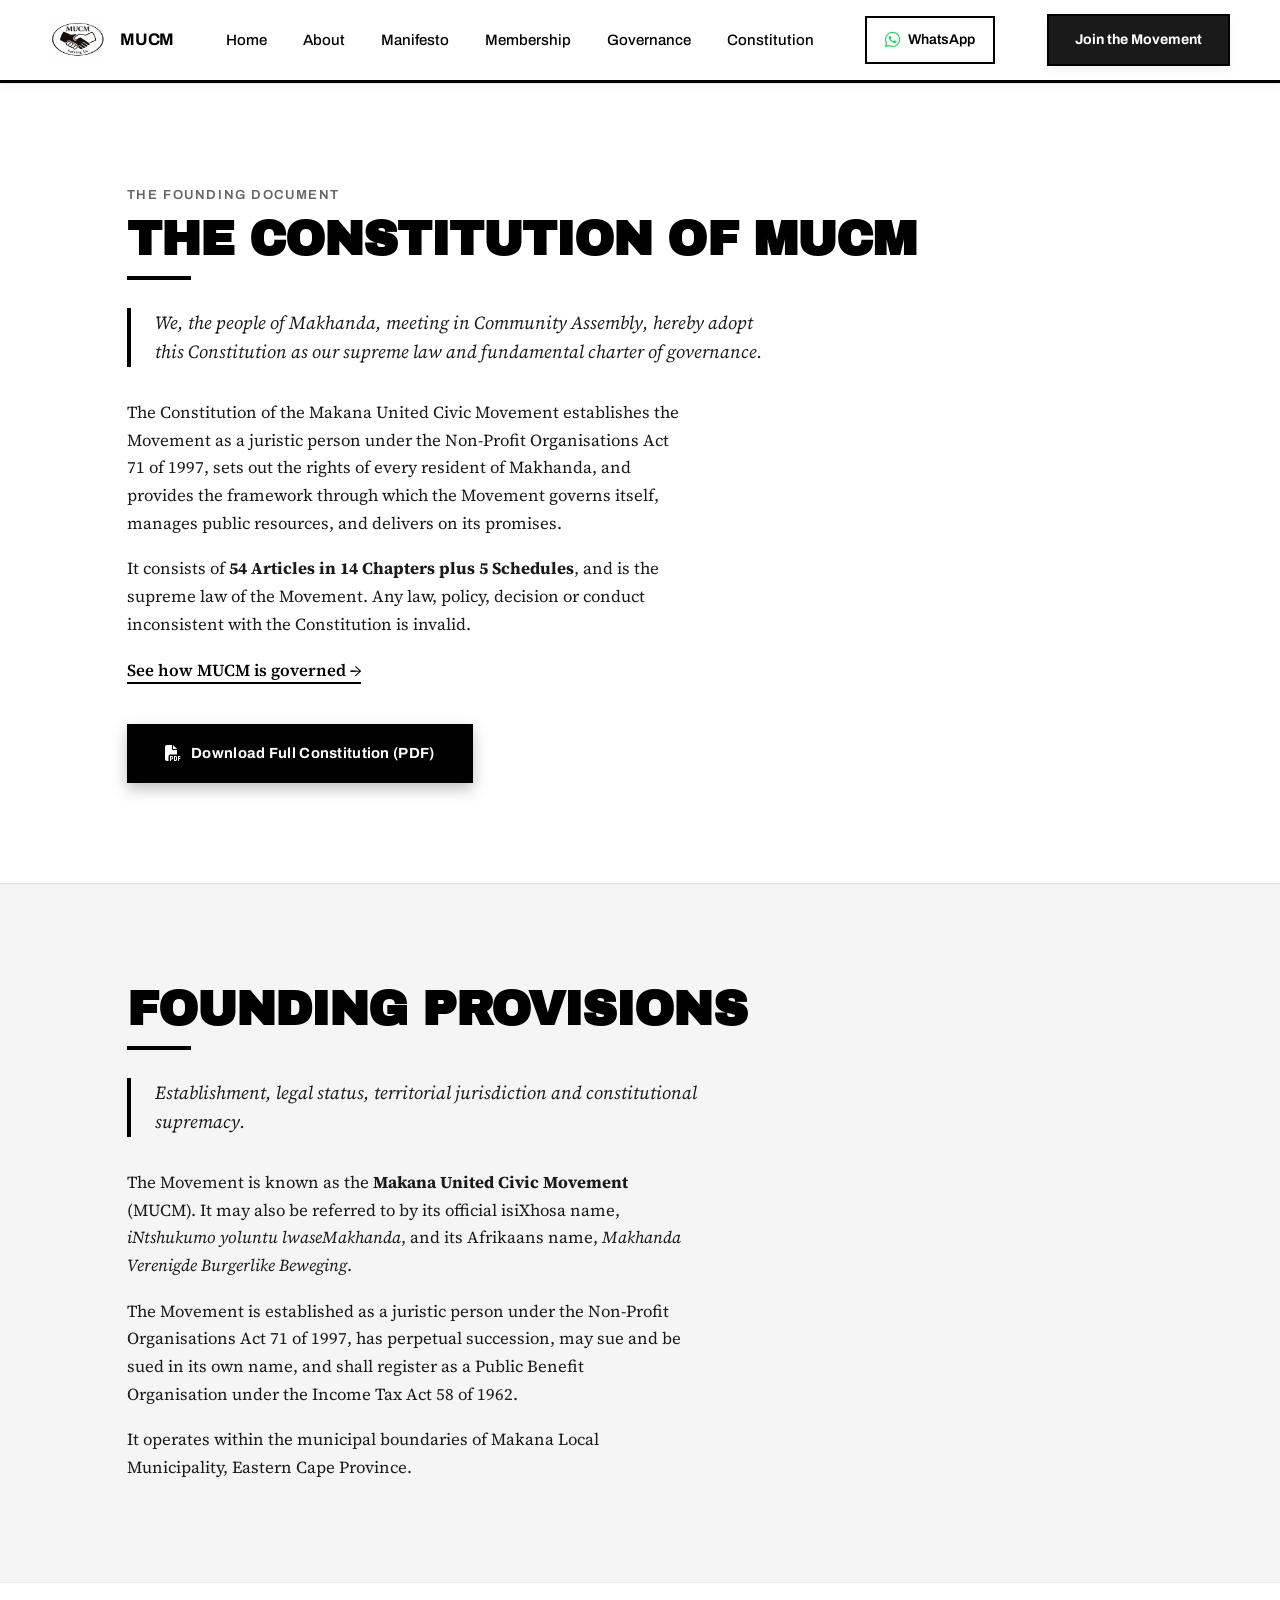
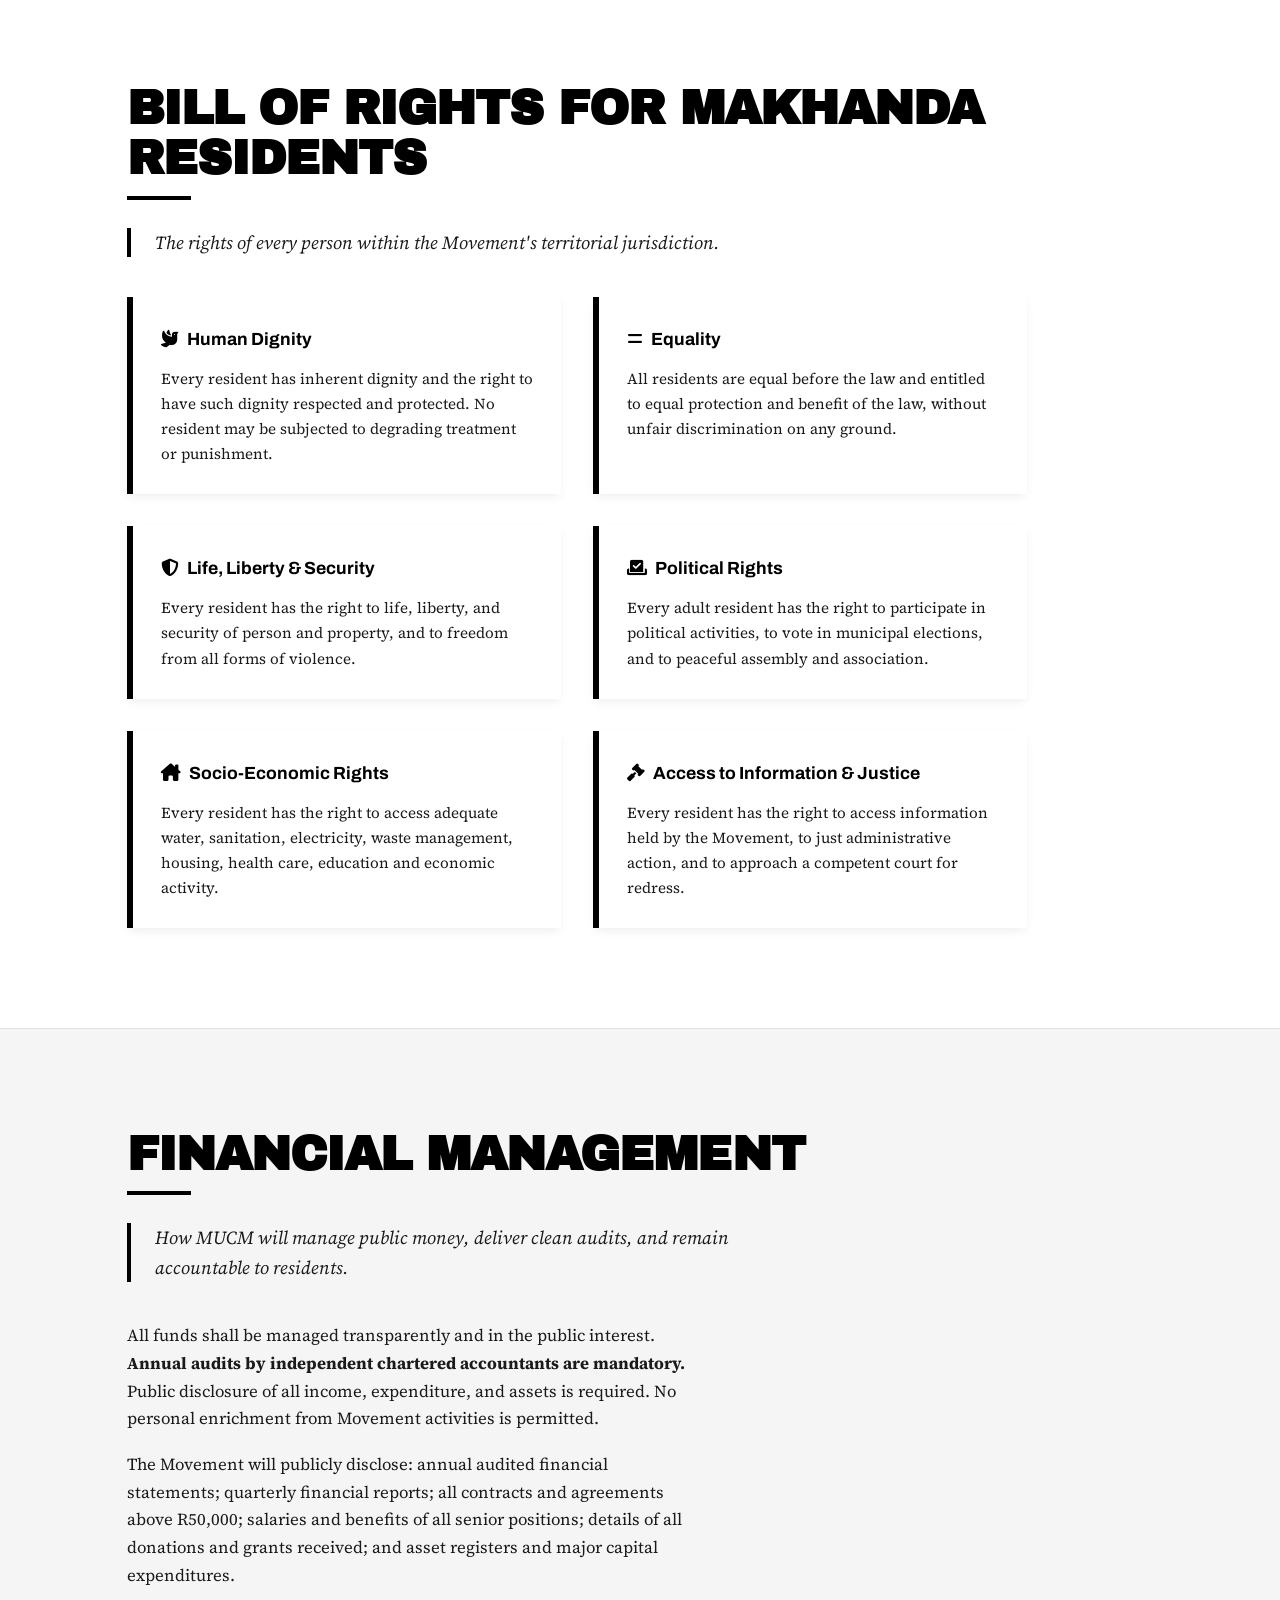
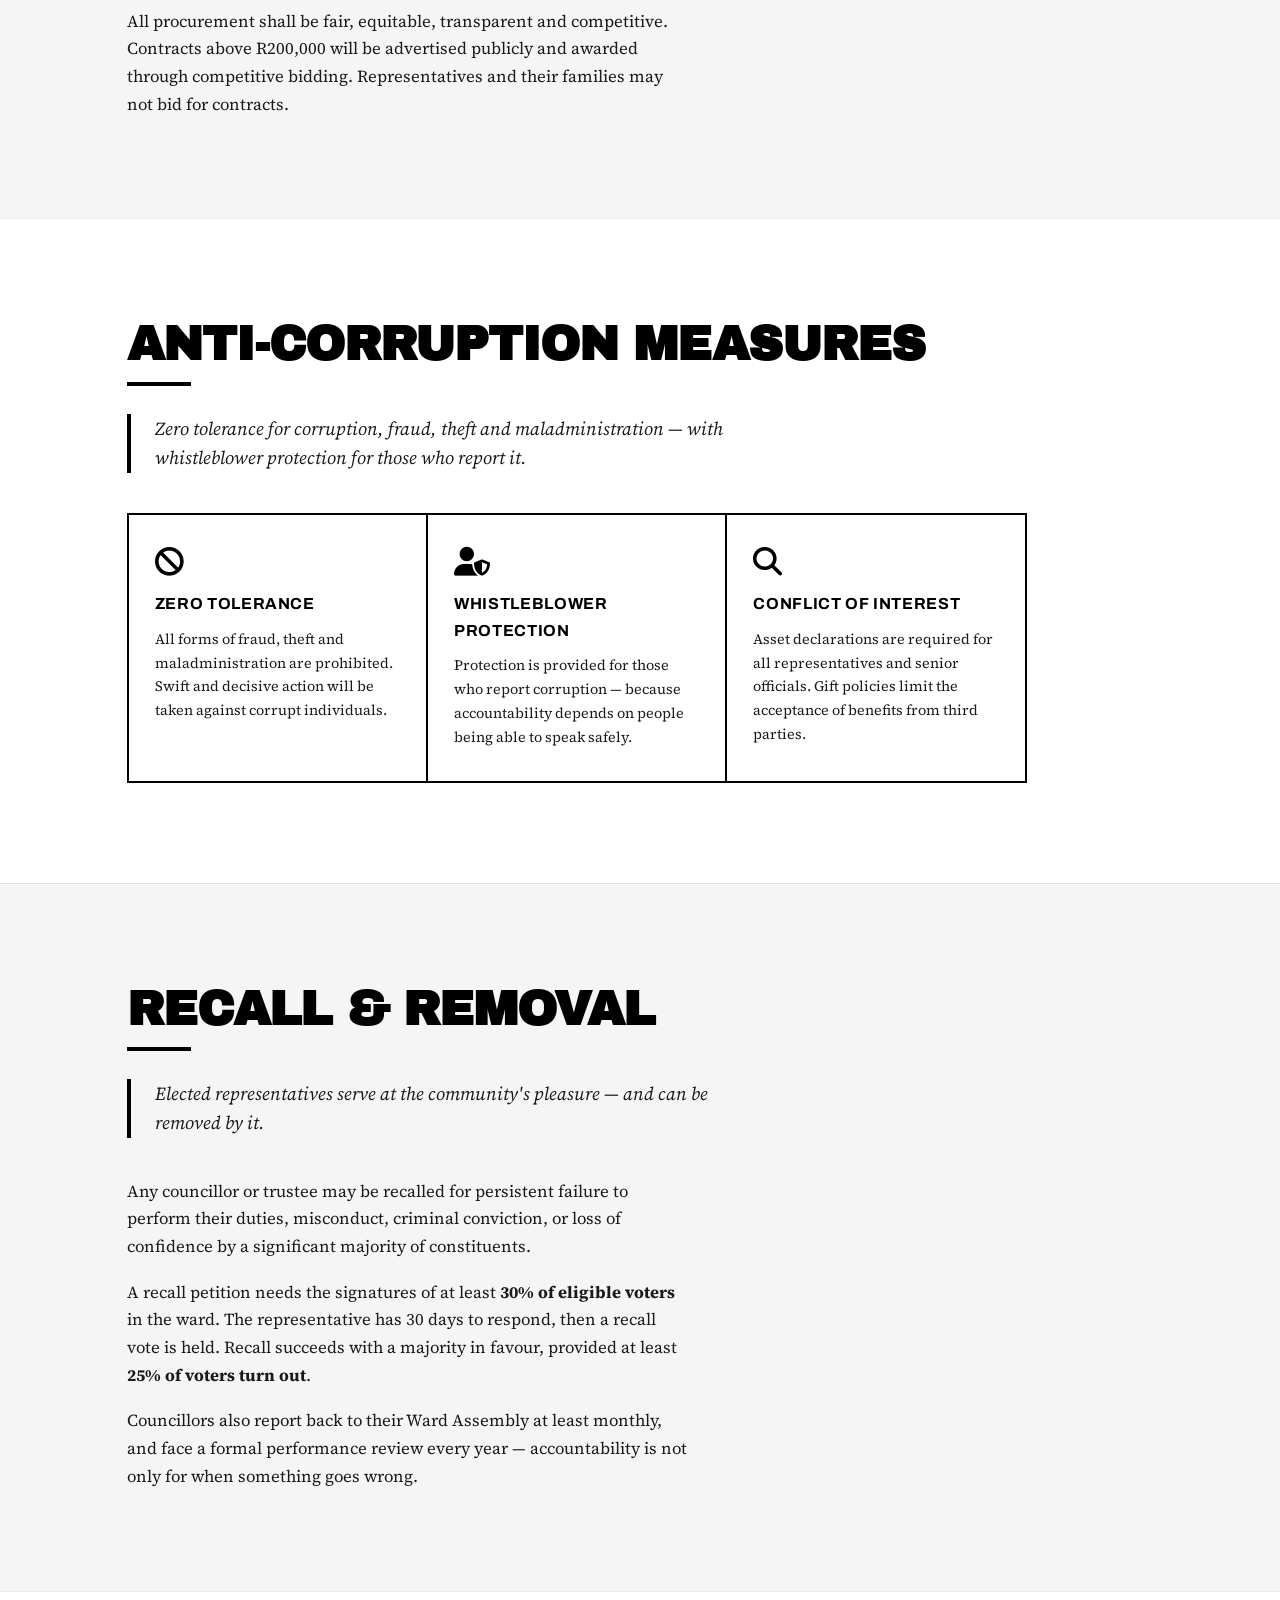
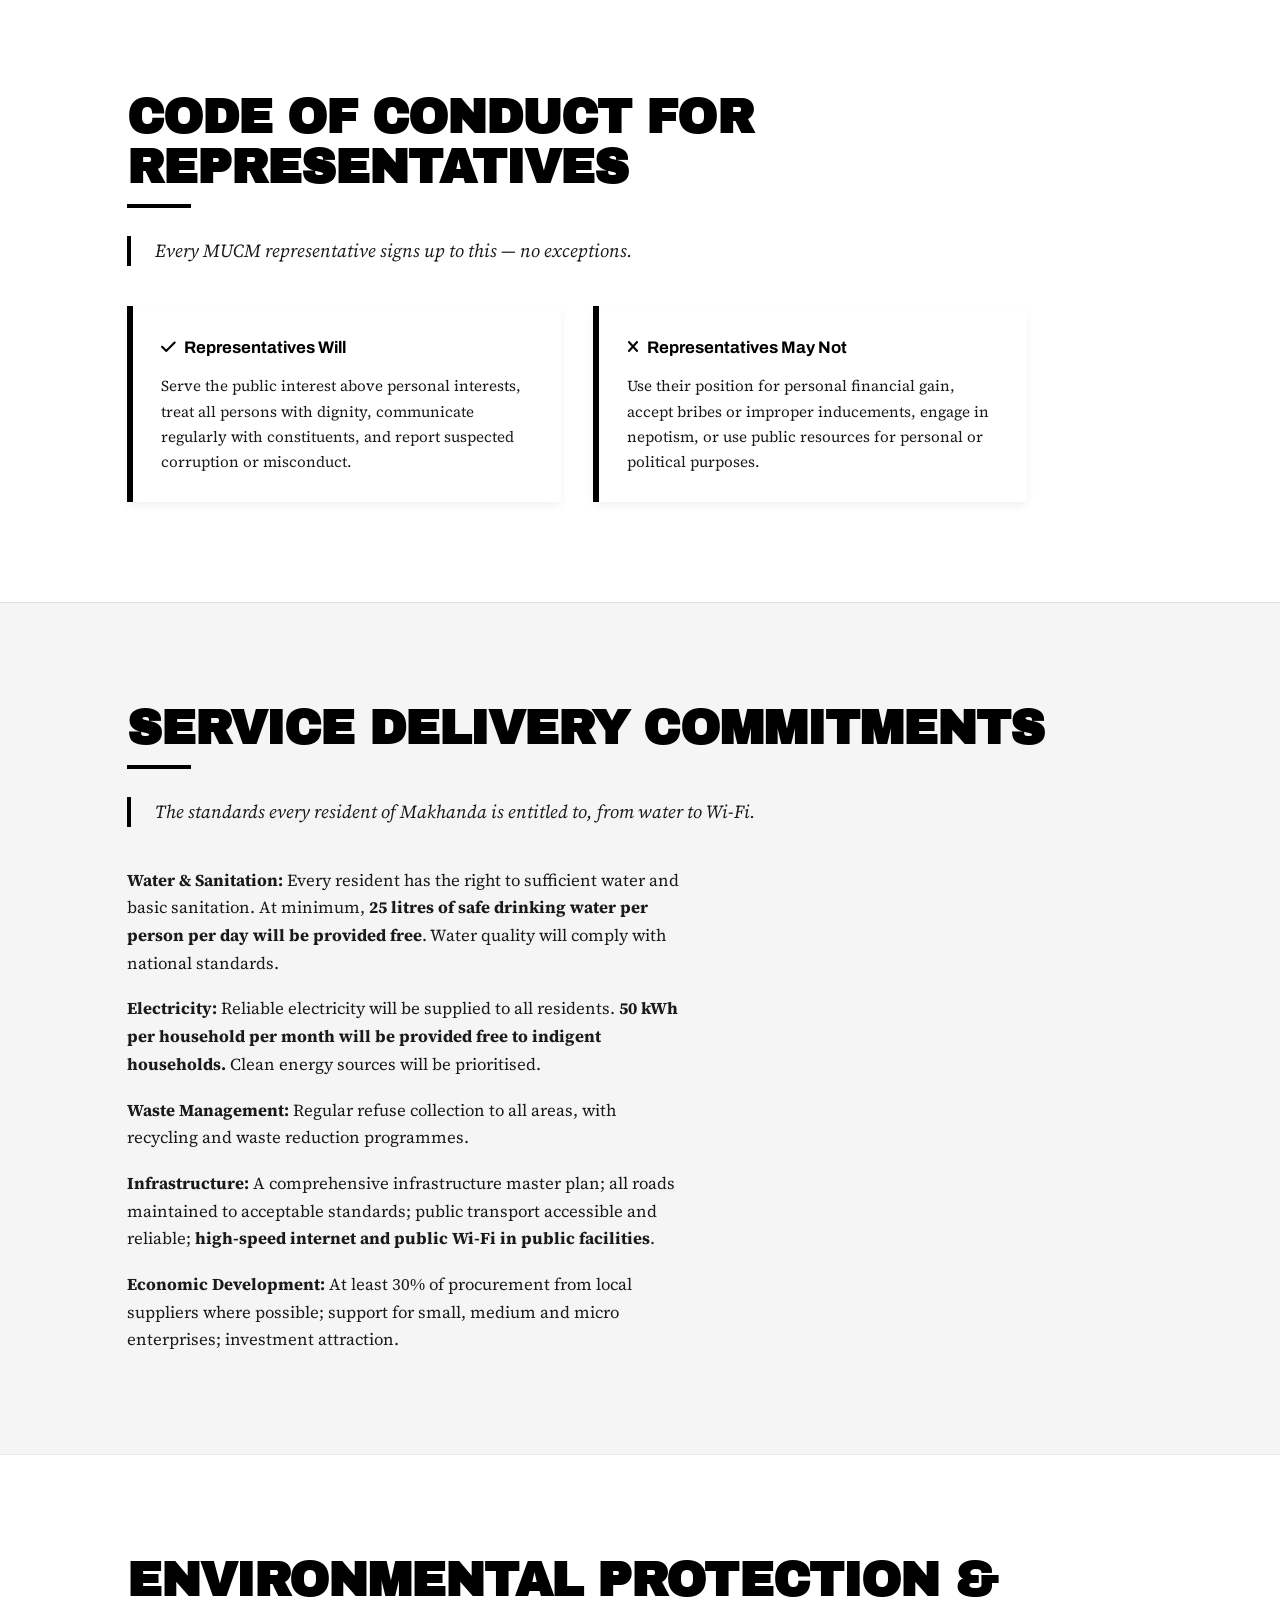
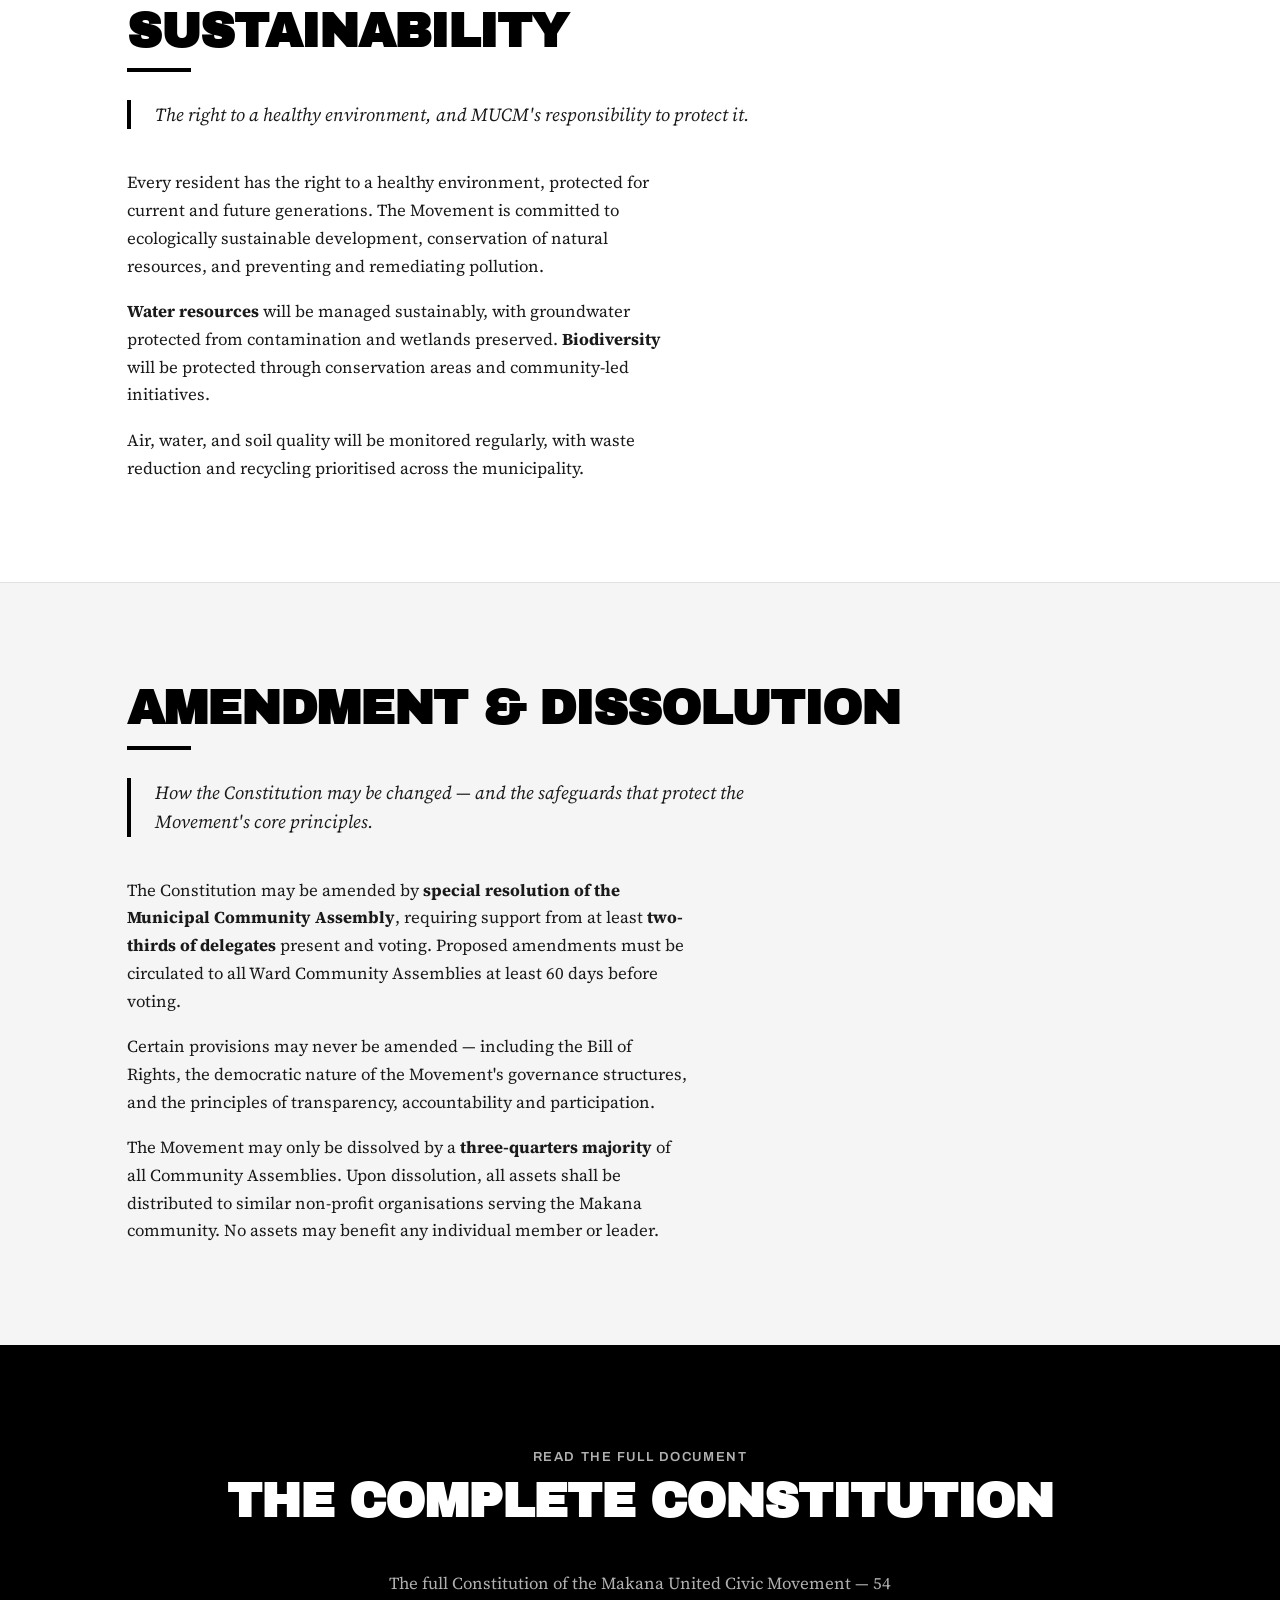
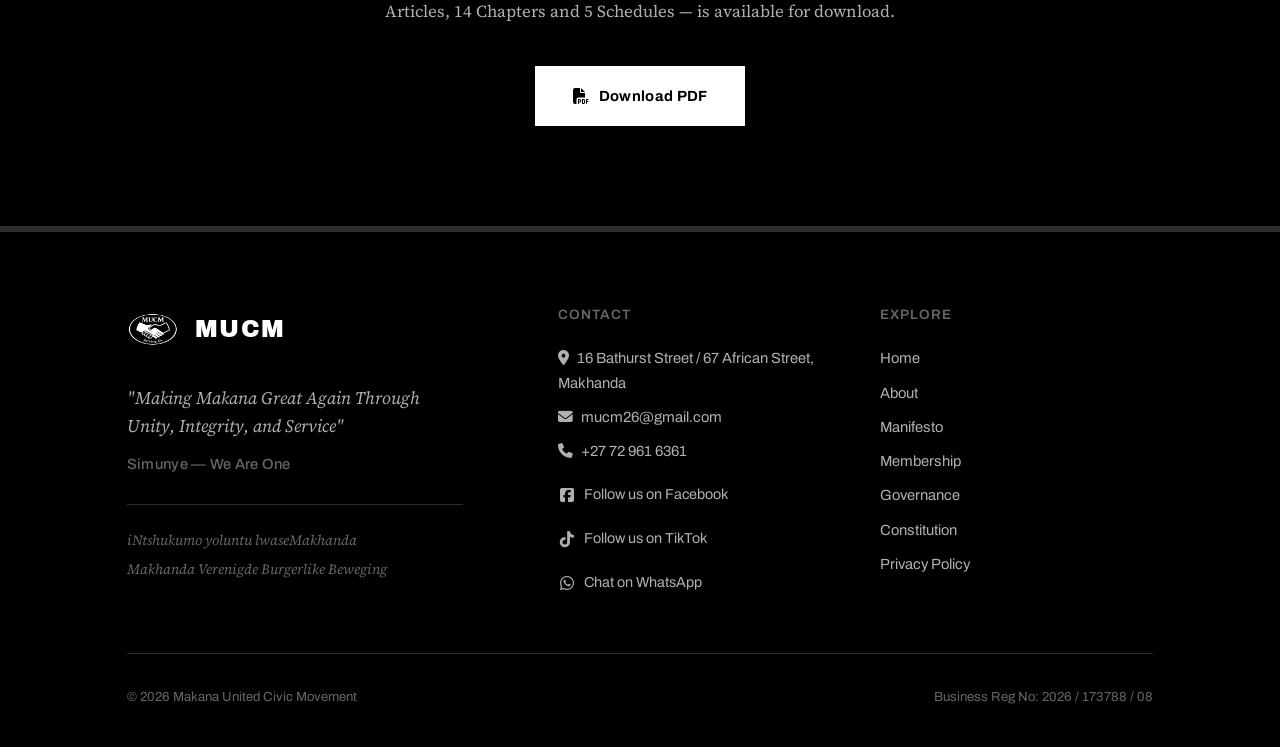
<file: constitution.html>
<!DOCTYPE html>
<html lang="en">

<head>
    <meta charset="UTF-8">
    <meta name="viewport" content="width=device-width, initial-scale=1.0">
    <title>Constitution · Makana United Civic Movement</title>
    <meta name="description" content="The Constitution of the Makana United Civic Movement — 54 Articles in 14 Chapters plus 5 Schedules. The founding document of MUCM.">

    <!-- Open Graph -->
    <meta property="og:type" content="website">
    <meta property="og:title" content="Constitution · Makana United Civic Movement">
    <meta property="og:description" content="The founding document — 54 Articles, 14 Chapters, and 5 Schedules.">
    <meta property="og:image" content="assets/board-formal.jpeg">
    <meta property="og:site_name" content="Makana United Civic Movement">
    <meta property="og:locale" content="en_ZA">

    <!-- Twitter Card -->
    <meta name="twitter:card" content="summary_large_image">
    <meta name="twitter:title" content="Constitution · Makana United Civic Movement">
    <meta name="twitter:description" content="The founding document — 54 Articles, 14 Chapters, and 5 Schedules.">
    <meta name="twitter:image" content="assets/board-formal.jpeg">

    <link rel="preconnect" href="https://fonts.googleapis.com">
    <link rel="preconnect" href="https://fonts.gstatic.com" crossorigin>
    <link
        href="https://fonts.googleapis.com/css2?family=Archivo:wght@400;500;600;700&family=Archivo+Black&family=Source+Serif+4:ital,opsz,wght@0,8..60,400;0,8..60,600;1,8..60,400&display=swap"
        rel="stylesheet">
    <link rel="icon" type="image/png" href="assets/favicon1.jpg" sizes="192x192">
    <link rel="stylesheet" href="https://cdnjs.cloudflare.com/ajax/libs/font-awesome/6.4.0/css/all.min.css">
    <link rel="stylesheet" href="style.css">
</head>

<body>

    <header>
        <div class="wrap nav-row">
            <div class="mark">
                <img src="assets/logo.jpeg" alt="MUCM logo">
                <span>MUCM</span>
            </div>
            <nav class="links">
                <a href="index.html">Home</a>
                <a href="about.html">About</a>
                <a href="manifesto.html">Manifesto</a>
                <a href="membership.html">Membership</a>
                <a href="governance.html">Governance</a>
                <a href="constitution.html">Constitution</a>
            </nav>

            <!-- WhatsApp quick contact -->
            <a href="https://wa.me/27729616361" target="_blank" rel="noopener" class="header-whatsapp" aria-label="Message MUCM on WhatsApp">
                <i class="fa-brands fa-whatsapp"></i>
                <span>WhatsApp</span>
            </a>

            <a href="membership.html#involved" class="nav-cta">Join the Movement</a>
            <button class="menu-btn" aria-label="Open menu"><span></span></button>
        </div>
    </header>

    <main id="top">

        <!-- INTRO -->
        <section class="rule-top" id="intro">
            <div class="wrap">
                <p class="kicker">The Founding Document</p>
                <h2>The Constitution of MUCM</h2>
                <p class="lede">We, the people of Makhanda, meeting in Community Assembly,
                    hereby adopt this Constitution as our supreme law and
                    fundamental charter of governance.</p>
                <div style="max-width:70ch; margin-top:32px;">
                    <p style="color:var(--soft-black); font-size:1.05rem; margin-bottom:18px;">The Constitution of the
                        Makana United Civic Movement establishes the Movement as a juristic person under the Non-Profit
                        Organisations Act 71 of 1997, sets out the rights of every resident of Makhanda, and provides
                        the framework through which the Movement governs itself, manages public resources, and delivers
                        on its promises.</p>
                    <p style="color:var(--soft-black); font-size:1.05rem; margin-bottom:18px;">It consists of <strong>54
                            Articles in 14 Chapters plus 5 Schedules</strong>, and is the supreme law of the Movement.
                        Any law, policy, decision or conduct inconsistent with the Constitution is invalid.</p>
                    <p style="color:var(--soft-black); font-size:1.05rem; margin-bottom:0;"><a href="governance.html"
                            style="color:var(--black); font-weight:600; border-bottom:2px solid var(--black);">See how
                            MUCM is governed →</a></p>
                </div>

                <div class="involved-actions" style="justify-content:flex-start; margin-top:40px;">
                    <a href="assets/mucm_constitution.pdf" class="btn btn-dark-solid" download><i
                            class="fas fa-file-pdf"></i> Download Full Constitution (PDF)</a>
                </div>
            </div>
        </section>

        <!-- FOUNDING PROVISIONS -->
        <section class="rule-top" style="background:var(--grey-panel);" id="founding">
            <div class="wrap">
                <h2>Founding Provisions</h2>
                <p class="lede" style="margin-bottom:32px;">Establishment, legal status, territorial jurisdiction and
                    constitutional supremacy.</p>

                <div style="max-width:70ch;">
                    <p style="color:var(--soft-black); font-size:1.05rem; margin-bottom:18px;">The Movement is known as
                        the <strong>Makana United Civic Movement</strong> (MUCM). It may also be referred to by its
                        official isiXhosa name, <em>iNtshukumo yoluntu lwaseMakhanda</em>, and its Afrikaans name,
                        <em>Makhanda Verenigde Burgerlike Beweging</em>.
                    </p>
                    <p style="color:var(--soft-black); font-size:1.05rem; margin-bottom:18px;">The Movement is
                        established as a juristic person under the Non-Profit Organisations Act 71 of 1997, has
                        perpetual succession, may sue and be sued in its own name, and shall register as a Public
                        Benefit Organisation under the Income Tax Act 58 of 1962.</p>
                    <p style="color:var(--soft-black); font-size:1.05rem; margin-bottom:0;">It operates within the
                        municipal boundaries of Makana Local Municipality, Eastern Cape Province.</p>
                </div>
            </div>
        </section>

        <!-- BILL OF RIGHTS -->
        <section class="rule-top" id="rights">
            <div class="wrap">
                <h2>Bill of Rights for Makhanda Residents</h2>
                <p class="lede" style="margin-bottom:40px;">The rights of every person within the Movement's territorial
                    jurisdiction.</p>

                <div style="display:grid; grid-template-columns:1fr 1fr; gap:32px; max-width:900px;">

                    <div
                        style="padding:28px; background:var(--white); border-left:6px solid var(--black); box-shadow:var(--shadow-sm);">
                        <h3
                            style="font-family:var(--font-label); font-weight:700; font-size:1.1rem; margin:0 0 12px; color:var(--black);">
                            <i class="fas fa-dove" style="margin-right:8px;"></i>Human Dignity
                        </h3>
                        <p style="font-size:0.95rem; color:var(--soft-black); margin:0;">Every resident has inherent
                            dignity and the right to have such dignity respected and protected. No resident may be
                            subjected to degrading treatment or punishment.</p>
                    </div>

                    <div
                        style="padding:28px; background:var(--white); border-left:6px solid var(--black); box-shadow:var(--shadow-sm);">
                        <h3
                            style="font-family:var(--font-label); font-weight:700; font-size:1.1rem; margin:0 0 12px; color:var(--black);">
                            <i class="fas fa-equals" style="margin-right:8px;"></i>Equality
                        </h3>
                        <p style="font-size:0.95rem; color:var(--soft-black); margin:0;">All residents are equal before
                            the law and entitled to equal protection and benefit of the law, without unfair
                            discrimination on any ground.</p>
                    </div>

                    <div
                        style="padding:28px; background:var(--white); border-left:6px solid var(--black); box-shadow:var(--shadow-sm);">
                        <h3
                            style="font-family:var(--font-label); font-weight:700; font-size:1.1rem; margin:0 0 12px; color:var(--black);">
                            <i class="fas fa-shield-alt" style="margin-right:8px;"></i>Life, Liberty &amp; Security
                        </h3>
                        <p style="font-size:0.95rem; color:var(--soft-black); margin:0;">Every resident has the right to
                            life, liberty, and security of person and property, and to freedom from all forms of
                            violence.</p>
                    </div>

                    <div
                        style="padding:28px; background:var(--white); border-left:6px solid var(--black); box-shadow:var(--shadow-sm);">
                        <h3
                            style="font-family:var(--font-label); font-weight:700; font-size:1.1rem; margin:0 0 12px; color:var(--black);">
                            <i class="fas fa-vote-yea" style="margin-right:8px;"></i>Political Rights
                        </h3>
                        <p style="font-size:0.95rem; color:var(--soft-black); margin:0;">Every adult resident has the
                            right to participate in political activities, to vote in municipal elections, and to
                            peaceful assembly and association.</p>
                    </div>

                    <div
                        style="padding:28px; background:var(--white); border-left:6px solid var(--black); box-shadow:var(--shadow-sm);">
                        <h3
                            style="font-family:var(--font-label); font-weight:700; font-size:1.1rem; margin:0 0 12px; color:var(--black);">
                            <i class="fas fa-house-chimney" style="margin-right:8px;"></i>Socio-Economic Rights
                        </h3>
                        <p style="font-size:0.95rem; color:var(--soft-black); margin:0;">Every resident has the right to
                            access adequate water, sanitation, electricity, waste management, housing, health care,
                            education and economic activity.</p>
                    </div>

                    <div
                        style="padding:28px; background:var(--white); border-left:6px solid var(--black); box-shadow:var(--shadow-sm);">
                        <h3
                            style="font-family:var(--font-label); font-weight:700; font-size:1.1rem; margin:0 0 12px; color:var(--black);">
                            <i class="fas fa-gavel" style="margin-right:8px;"></i>Access to Information &amp; Justice
                        </h3>
                        <p style="font-size:0.95rem; color:var(--soft-black); margin:0;">Every resident has the right to
                            access information held by the Movement, to just administrative action, and to approach a
                            competent court for redress.</p>
                    </div>

                </div>
            </div>
        </section>

        <!-- FINANCIAL MANAGEMENT -->
        <section class="rule-top" style="background:var(--grey-panel);" id="financial">
            <div class="wrap">
                <h2>Financial Management</h2>
                <p class="lede" style="margin-bottom:40px;">How MUCM will manage public money, deliver clean audits, and
                    remain accountable to residents.</p>

                <div style="max-width:70ch;">
                    <p style="color:var(--soft-black); font-size:1.05rem; margin-bottom:18px;">All funds shall be
                        managed transparently and in the public interest. <strong>Annual audits by independent chartered
                            accountants are mandatory.</strong> Public disclosure of all income, expenditure, and assets
                        is required. No personal enrichment from Movement activities is permitted.</p>
                    <p style="color:var(--soft-black); font-size:1.05rem; margin-bottom:18px;">The Movement will
                        publicly disclose: annual audited financial statements; quarterly financial reports; all
                        contracts and agreements above R50,000; salaries and benefits of all senior positions; details
                        of all donations and grants received; and asset registers and major capital expenditures.</p>
                    <p style="color:var(--soft-black); font-size:1.05rem; margin-bottom:0;">All procurement shall be
                        fair, equitable, transparent and competitive. Contracts above R200,000 will be advertised
                        publicly and awarded through competitive bidding. Representatives and their families may not bid
                        for contracts.</p>
                </div>
            </div>
        </section>

        <!-- ANTI-CORRUPTION -->
        <section class="rule-top" id="anti-corruption">
            <div class="wrap">
                <h2>Anti-Corruption Measures</h2>
                <p class="lede" style="margin-bottom:40px;">Zero tolerance for corruption, fraud, theft and
                    maladministration — with whistleblower protection for those who report it.</p>

                <div
                    style="display:grid; grid-template-columns:repeat(3,1fr); gap:2px; background:var(--black); border:2px solid var(--black); max-width:900px;">

                    <div style="background:var(--white); padding:32px 26px;">
                        <i class="fas fa-ban"
                            style="font-size:1.8rem; color:var(--black); margin-bottom:16px; display:block;"></i>
                        <h3
                            style="font-family:var(--font-label); font-weight:700; font-size:1rem; text-transform:uppercase; letter-spacing:0.04em; margin-bottom:10px; color:var(--black);">
                            Zero Tolerance</h3>
                        <p style="font-size:0.9rem; color:var(--soft-black); margin:0;">All forms of fraud, theft and
                            maladministration are prohibited. Swift and decisive action will be taken against corrupt
                            individuals.</p>
                    </div>

                    <div style="background:var(--white); padding:32px 26px;">
                        <i class="fas fa-user-shield"
                            style="font-size:1.8rem; color:var(--black); margin-bottom:16px; display:block;"></i>
                        <h3
                            style="font-family:var(--font-label); font-weight:700; font-size:1rem; text-transform:uppercase; letter-spacing:0.04em; margin-bottom:10px; color:var(--black);">
                            Whistleblower Protection</h3>
                        <p style="font-size:0.9rem; color:var(--soft-black); margin:0;">Protection is provided for those
                            who report corruption — because accountability depends on people being able to speak safely.
                        </p>
                    </div>

                    <div style="background:var(--white); padding:32px 26px;">
                        <i class="fas fa-search"
                            style="font-size:1.8rem; color:var(--black); margin-bottom:16px; display:block;"></i>
                        <h3
                            style="font-family:var(--font-label); font-weight:700; font-size:1rem; text-transform:uppercase; letter-spacing:0.04em; margin-bottom:10px; color:var(--black);">
                            Conflict of Interest</h3>
                        <p style="font-size:0.9rem; color:var(--soft-black); margin:0;">Asset declarations are required
                            for all representatives and senior officials. Gift policies limit the acceptance of benefits
                            from third parties.</p>
                    </div>

                </div>
            </div>
        </section>

        <!-- RECALL & REMOVAL -->
        <section class="rule-top" style="background:var(--grey-panel);" id="recall">
            <div class="wrap">
                <h2>Recall &amp; Removal</h2>
                <p class="lede" style="margin-bottom:40px;">Elected representatives serve at the community's pleasure —
                    and can be removed by it.</p>

                <div style="max-width:70ch;">
                    <p style="color:var(--soft-black); font-size:1.05rem; margin-bottom:18px;">Any councillor or trustee
                        may be recalled for persistent failure to perform their duties, misconduct, criminal conviction,
                        or loss of confidence by a significant majority of constituents.</p>
                    <p style="color:var(--soft-black); font-size:1.05rem; margin-bottom:18px;">A recall petition needs
                        the signatures of at least <strong>30% of eligible voters</strong> in the ward. The
                        representative has 30 days to respond, then a recall vote is held. Recall succeeds with a
                        majority in favour, provided at least <strong>25% of voters turn out</strong>.</p>
                    <p style="color:var(--soft-black); font-size:1.05rem; margin-bottom:0;">Councillors also report back
                        to their Ward Assembly at least monthly, and face a formal performance review every year —
                        accountability is not only for when something goes wrong.</p>
                </div>
            </div>
        </section>

        <!-- CODE OF CONDUCT -->
        <section class="rule-top" id="conduct">
            <div class="wrap">
                <h2>Code of Conduct for Representatives</h2>
                <p class="lede" style="margin-bottom:40px;">Every MUCM representative signs up to this — no exceptions.
                </p>

                <div style="display:grid; grid-template-columns:1fr 1fr; gap:32px; max-width:900px;">
                    <div
                        style="padding:28px; background:var(--white); border-left:6px solid var(--black); box-shadow:var(--shadow-sm);">
                        <h3 style="font-family:var(--font-label); font-weight:700; font-size:1.05rem; margin:0 0 12px;">
                            <i class="fas fa-check" style="margin-right:8px;"></i>Representatives Will
                        </h3>
                        <p style="font-size:0.95rem; color:var(--soft-black); margin:0;">Serve the public interest above
                            personal interests, treat all persons with dignity, communicate regularly with constituents,
                            and report suspected corruption or misconduct.</p>
                    </div>
                    <div
                        style="padding:28px; background:var(--white); border-left:6px solid var(--black); box-shadow:var(--shadow-sm);">
                        <h3 style="font-family:var(--font-label); font-weight:700; font-size:1.05rem; margin:0 0 12px;">
                            <i class="fas fa-xmark" style="margin-right:8px;"></i>Representatives May Not
                        </h3>
                        <p style="font-size:0.95rem; color:var(--soft-black); margin:0;">Use their position for personal
                            financial gain, accept bribes or improper inducements, engage in nepotism, or use public
                            resources for personal or political purposes.</p>
                    </div>
                </div>
            </div>
        </section>

        <!-- SERVICE DELIVERY -->
        <section class="rule-top" style="background:var(--grey-panel);" id="service">
            <div class="wrap">
                <h2>Service Delivery Commitments</h2>
                <p class="lede" style="margin-bottom:40px;">The standards every resident of Makhanda is entitled to,
                    from water to Wi-Fi.</p>

                <div style="max-width:70ch;">
                    <p style="color:var(--soft-black); font-size:1.05rem; margin-bottom:18px;"><strong>Water &amp;
                            Sanitation:</strong> Every resident has the right to sufficient water and basic sanitation.
                        At minimum, <strong>25 litres of safe drinking water per person per day will be provided
                            free</strong>. Water quality will comply with national standards.</p>
                    <p style="color:var(--soft-black); font-size:1.05rem; margin-bottom:18px;">
                        <strong>Electricity:</strong> Reliable electricity will be supplied to all residents. <strong>50
                            kWh per household per month will be provided free to indigent households.</strong> Clean
                        energy sources will be prioritised.
                    </p>
                    <p style="color:var(--soft-black); font-size:1.05rem; margin-bottom:18px;"><strong>Waste
                            Management:</strong> Regular refuse collection to all areas, with recycling and waste
                        reduction programmes.</p>
                    <p style="color:var(--soft-black); font-size:1.05rem; margin-bottom:18px;">
                        <strong>Infrastructure:</strong> A comprehensive infrastructure master plan; all roads
                        maintained to acceptable standards; public transport accessible and reliable; <strong>high-speed
                            internet and public Wi-Fi in public facilities</strong>.
                    </p>
                    <p style="color:var(--soft-black); font-size:1.05rem; margin-bottom:0;"><strong>Economic
                            Development:</strong> At least 30% of procurement from local suppliers where possible;
                        support for small, medium and micro enterprises; investment attraction.</p>
                </div>
            </div>
        </section>

        <!-- ENVIRONMENTAL PROTECTION -->
        <section class="rule-top" id="environment">
            <div class="wrap">
                <h2>Environmental Protection &amp; Sustainability</h2>
                <p class="lede" style="margin-bottom:40px;">The right to a healthy environment, and MUCM's
                    responsibility to protect it.</p>

                <div style="max-width:70ch;">
                    <p style="color:var(--soft-black); font-size:1.05rem; margin-bottom:18px;">Every resident has the
                        right to a healthy environment, protected for current and future generations. The Movement is
                        committed to ecologically sustainable development, conservation of natural resources, and
                        preventing and remediating pollution.</p>
                    <p style="color:var(--soft-black); font-size:1.05rem; margin-bottom:18px;"><strong>Water
                            resources</strong> will be managed sustainably, with groundwater protected from
                        contamination and wetlands preserved. <strong>Biodiversity</strong> will be protected through
                        conservation areas and community-led initiatives.</p>
                    <p style="color:var(--soft-black); font-size:1.05rem; margin-bottom:0;">Air, water, and soil quality
                        will be monitored regularly, with waste reduction and recycling prioritised across the
                        municipality.</p>
                </div>
            </div>
        </section>

        <!-- AMENDMENT & DISSOLUTION -->
        <section class="rule-top" style="background:var(--grey-panel);" id="amendment">
            <div class="wrap">
                <h2>Amendment &amp; Dissolution</h2>
                <p class="lede" style="margin-bottom:40px;">How the Constitution may be changed — and the safeguards
                    that protect the Movement's core principles.</p>

                <div style="max-width:70ch;">
                    <p style="color:var(--soft-black); font-size:1.05rem; margin-bottom:18px;">The Constitution may be
                        amended by <strong>special resolution of the Municipal Community Assembly</strong>, requiring
                        support from at least <strong>two-thirds of delegates</strong> present and voting. Proposed
                        amendments must be circulated to all Ward Community Assemblies at least 60 days before voting.
                    </p>
                    <p style="color:var(--soft-black); font-size:1.05rem; margin-bottom:18px;">Certain provisions may
                        never be amended — including the Bill of Rights, the democratic nature of the Movement's
                        governance structures, and the principles of transparency, accountability and participation.</p>
                    <p style="color:var(--soft-black); font-size:1.05rem; margin-bottom:0;">The Movement may only be
                        dissolved by a <strong>three-quarters majority</strong> of all Community Assemblies. Upon
                        dissolution, all assets shall be distributed to similar non-profit organisations serving the
                        Makana community. No assets may benefit any individual member or leader.</p>
                </div>
            </div>
        </section>

        <!-- DOWNLOAD -->
        <section class="rule-top" style="background:var(--black); color:var(--white);" id="download">
            <div class="wrap" style="text-align:center;">
                <p class="kicker" style="color:var(--grey-light);">Read the Full Document</p>
                <h2 style="color:var(--white);">The complete Constitution</h2>
                <p style="color:var(--grey-light); max-width:60ch; margin:0 auto 40px; font-size:1.05rem;">The full
                    Constitution of the Makana United Civic Movement — 54 Articles, 14 Chapters and 5 Schedules — is
                    available for download.</p>
                <div style="display:flex; gap:20px; justify-content:center; flex-wrap:wrap;">
                    <a href="assets/mucm_constitution.pdf" class="btn btn-solid" download><i
                            class="fas fa-file-pdf"></i>
                        Download PDF</a>
                </div>
            </div>
        </section>

    </main>

    <footer id="contact">
        <div class="wrap">
            <div class="footer-top">
                <div class="footer-brand-block">
                    <div class="footer-brand">
                        <img src="assets/logo.jpeg" alt="MUCM logo">
                        <span>MUCM</span>
                    </div>

                    <div class="footer-taglines">
                        <p class="footer-tagline-main">"Making Makana Great Again Through Unity, Integrity, and Service"</p>
                        <p class="footer-tagline-sub">Simunye — We Are One</p>
                    </div>

                    <div class="footer-translations">
                        <p><em>iNtshukumo yoluntu lwaseMakhanda</em></p>
                        <p><em>Makhanda Verenigde Burgerlike Beweging</em></p>
                    </div>
                </div>
                <div class="footer-col">
                    <h4>Contact</h4>
                    <p><i class="fas fa-map-marker-alt" style="margin-right:8px;"></i>16 Bathurst Street / 67 African
                        Street, Makhanda</p>
                    <a href="mailto:mucm26@gmail.com"><i class="fas fa-envelope"
                            style="margin-right:8px;"></i>mucm26@gmail.com</a>
                    <a href="tel:+27729616361"><i class="fas fa-phone" style="margin-right:8px;"></i>+27 72 961 6361</a>
                    <div class="footer-social">
                        <a href="https://www.facebook.com/profile.php?id=61592647917683" target="_blank" rel="noopener"
                            aria-label="MUCM on Facebook">
                            <i class="fa-brands fa-square-facebook"></i> Follow us on Facebook
                        </a>
                        <a href="https://www.tiktok.com/@mucm88" target="_blank" rel="noopener"
                            aria-label="MUCM on TikTok">
                            <i class="fa-brands fa-tiktok"></i> Follow us on TikTok
                        </a>
                        <a href="https://wa.me/27729616361" target="_blank" rel="noopener"
                            aria-label="MUCM on WhatsApp">
                            <i class="fa-brands fa-whatsapp"></i> Chat on WhatsApp
                        </a>
                    </div>
                </div>
                <div class="footer-col">
                    <h4>Explore</h4>
                    <a href="index.html">Home</a>
                    <a href="about.html">About</a>
                    <a href="manifesto.html">Manifesto</a>
                    <a href="membership.html">Membership</a>
                    <a href="governance.html">Governance</a>
                    <a href="constitution.html">Constitution</a>
                    <a href="privacy.html">Privacy Policy</a>
                </div>
            </div>
            <div class="footer-bottom">
                <span>© 2026 Makana United Civic Movement</span>
                <span>Business Reg No: 2026 / 173788 / 08</span>
            </div>
        </div>
    </footer>

</body>

<script>
    // Mobile menu toggle
    document.addEventListener('DOMContentLoaded', function () {
        var menuBtn = document.querySelector('.menu-btn');
        var navLinks = document.querySelector('nav.links');
        if (menuBtn && navLinks) {
            menuBtn.addEventListener('click', function () {
                navLinks.classList.toggle('open');
                menuBtn.classList.toggle('active');
            });

            navLinks.querySelectorAll('a').forEach(function (link) {
                link.addEventListener('click', function () {
                    navLinks.classList.remove('open');
                    menuBtn.classList.remove('active');
                });
            });

            document.addEventListener('click', function (e) {
                if (!e.target.closest('header')) {
                    navLinks.classList.remove('open');
                    menuBtn.classList.remove('active');
                }
            });
        }
    });
</script>

</html>
</file>
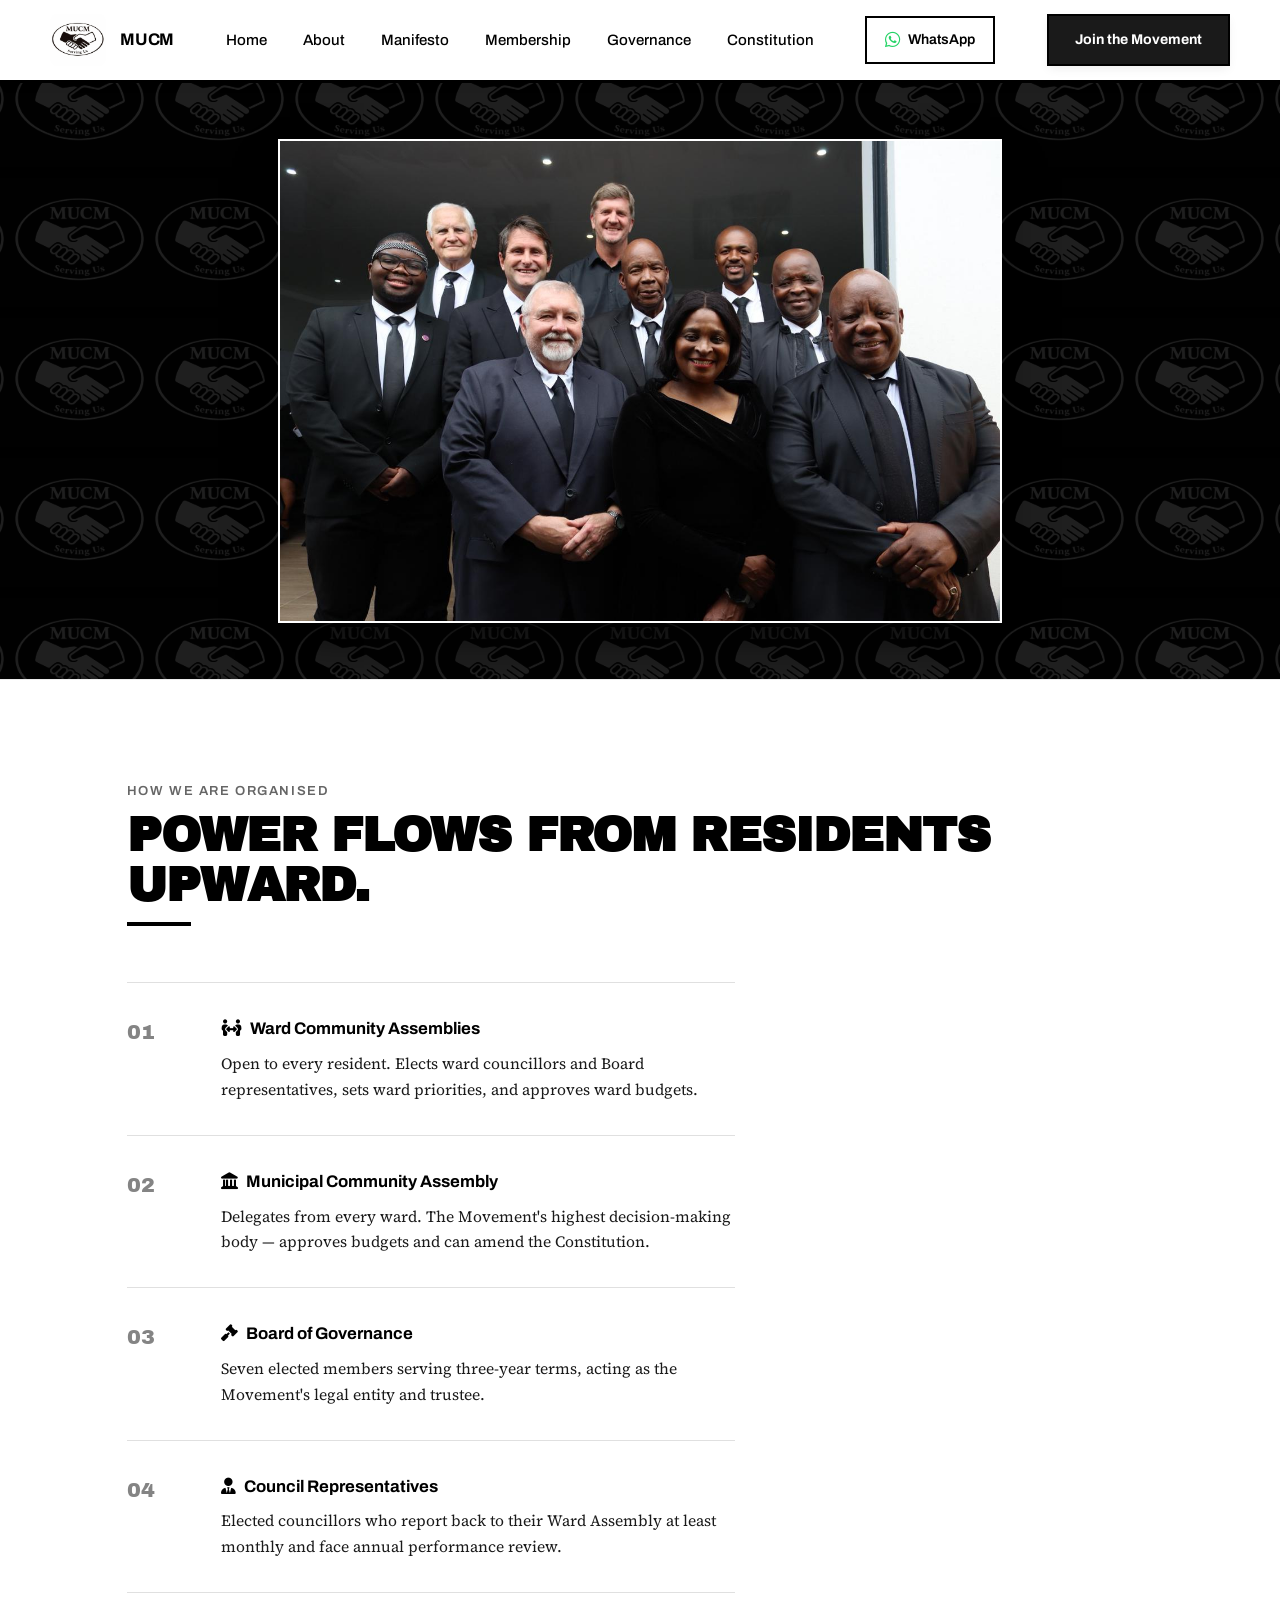
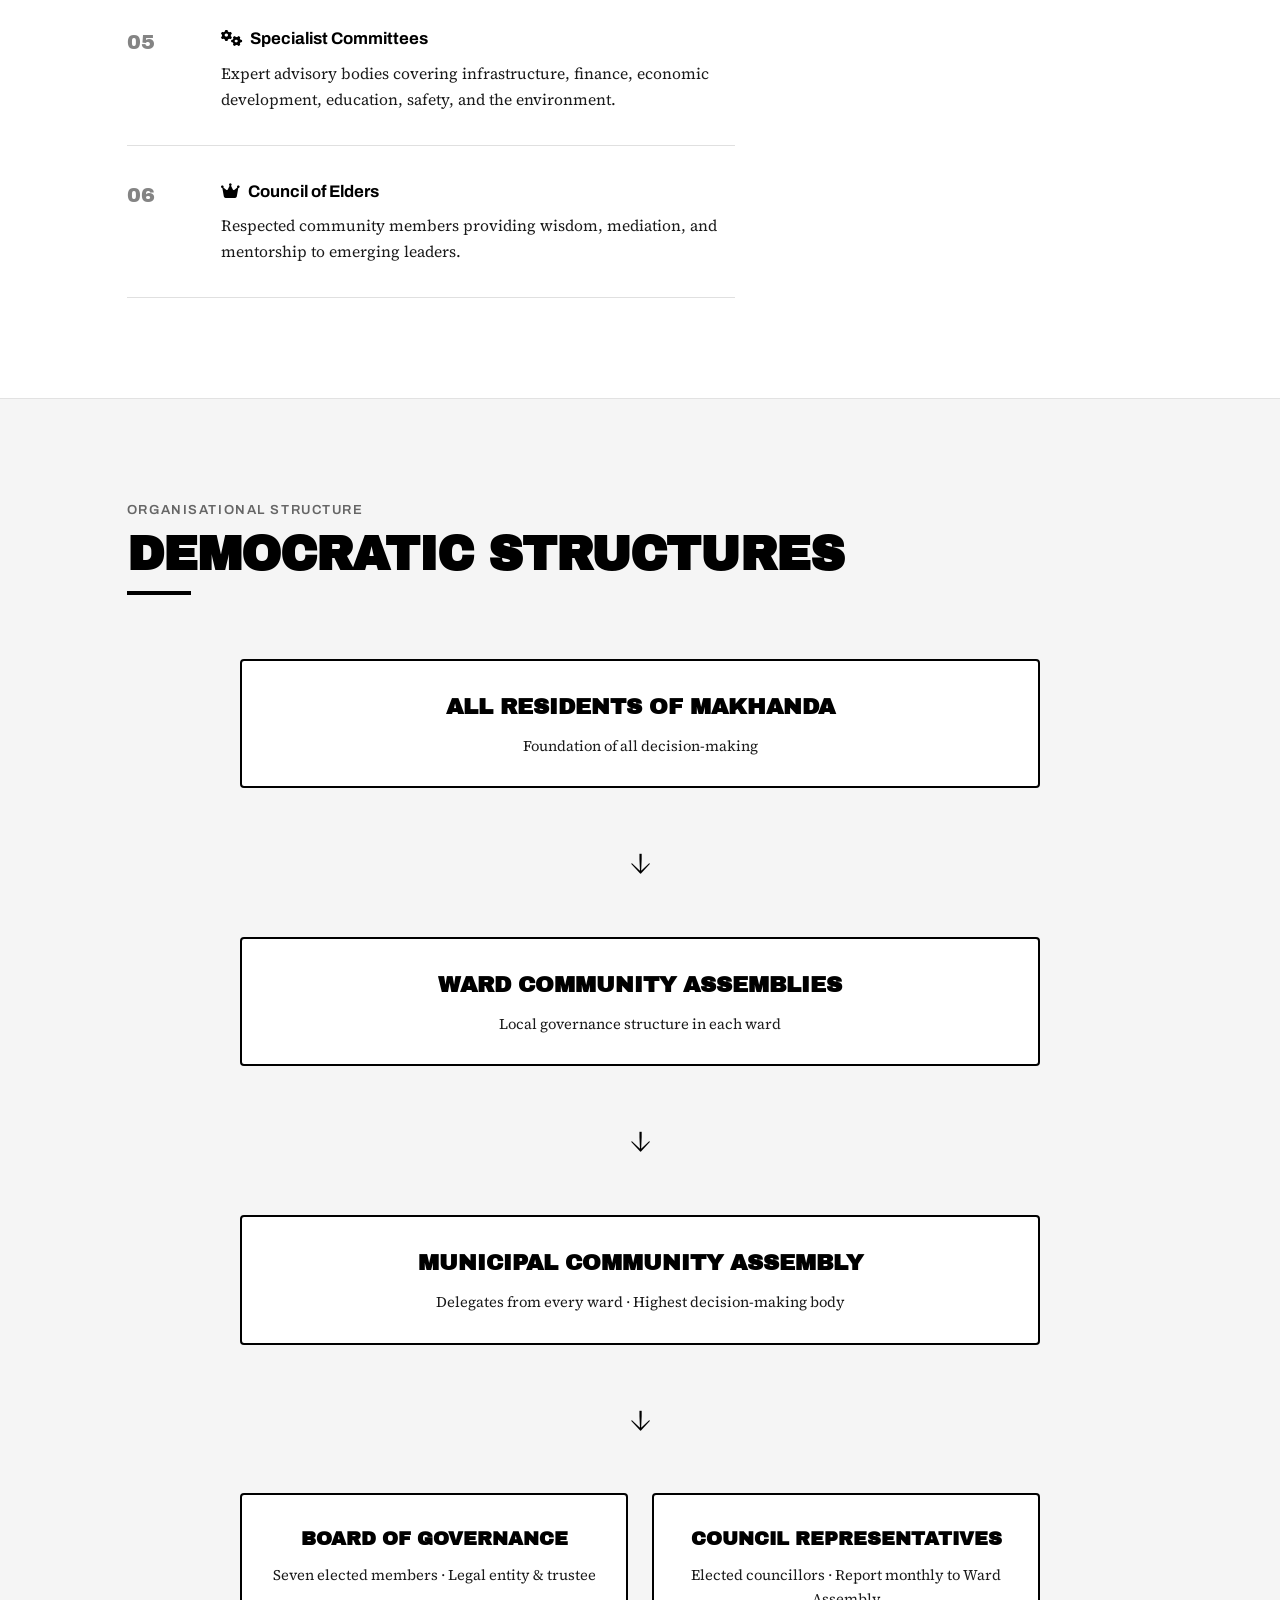
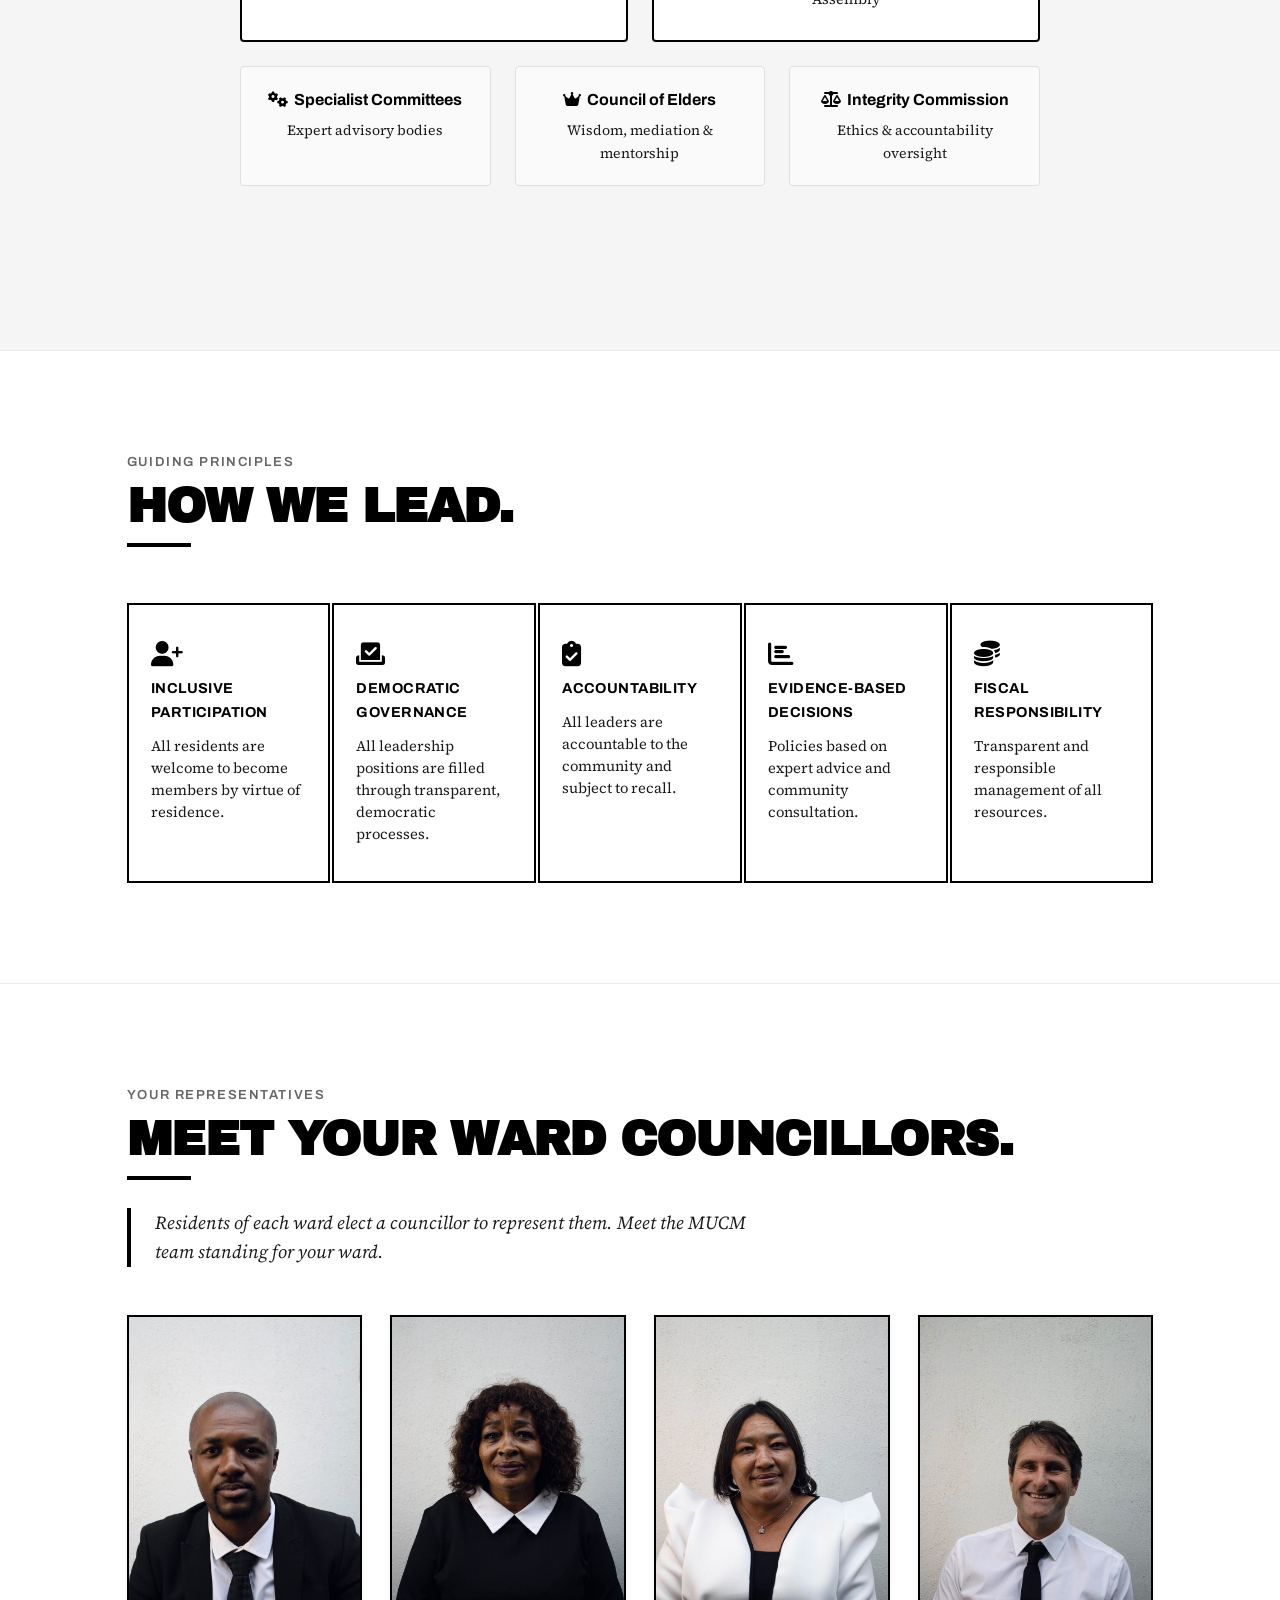
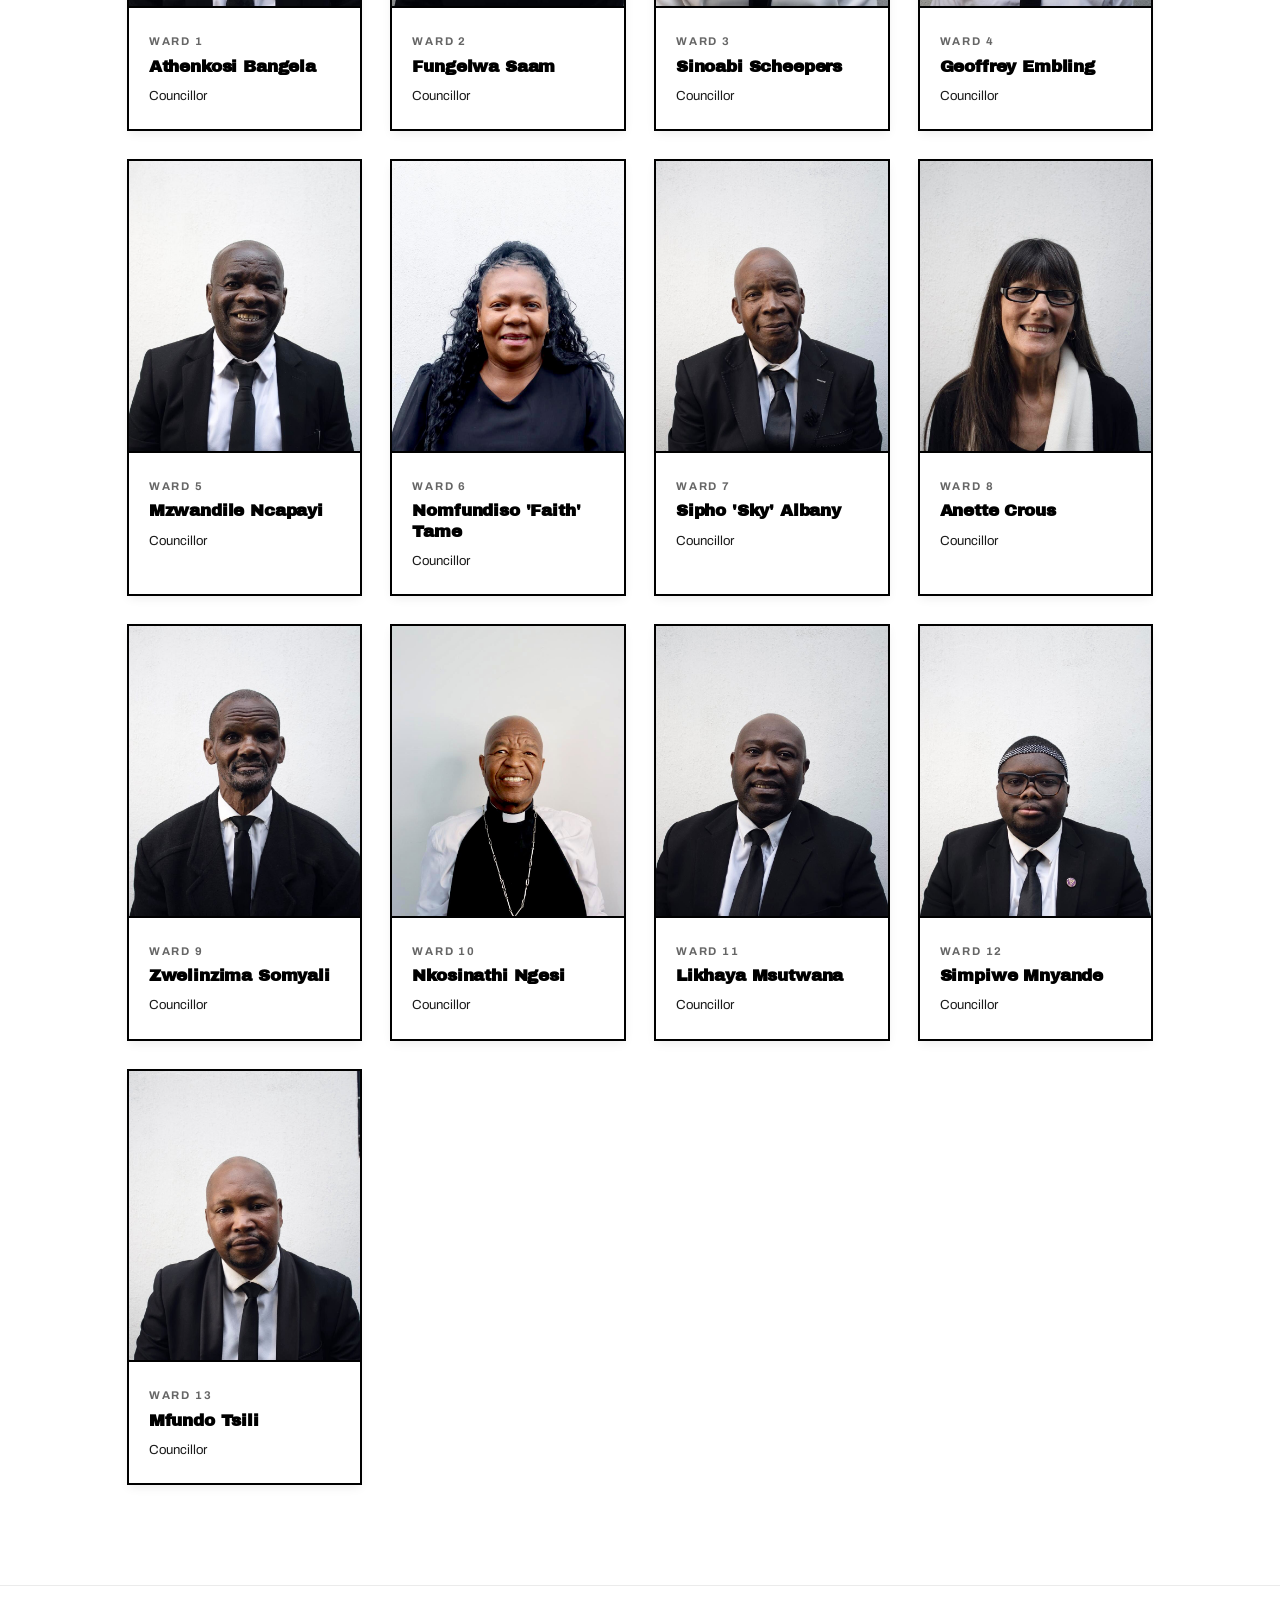
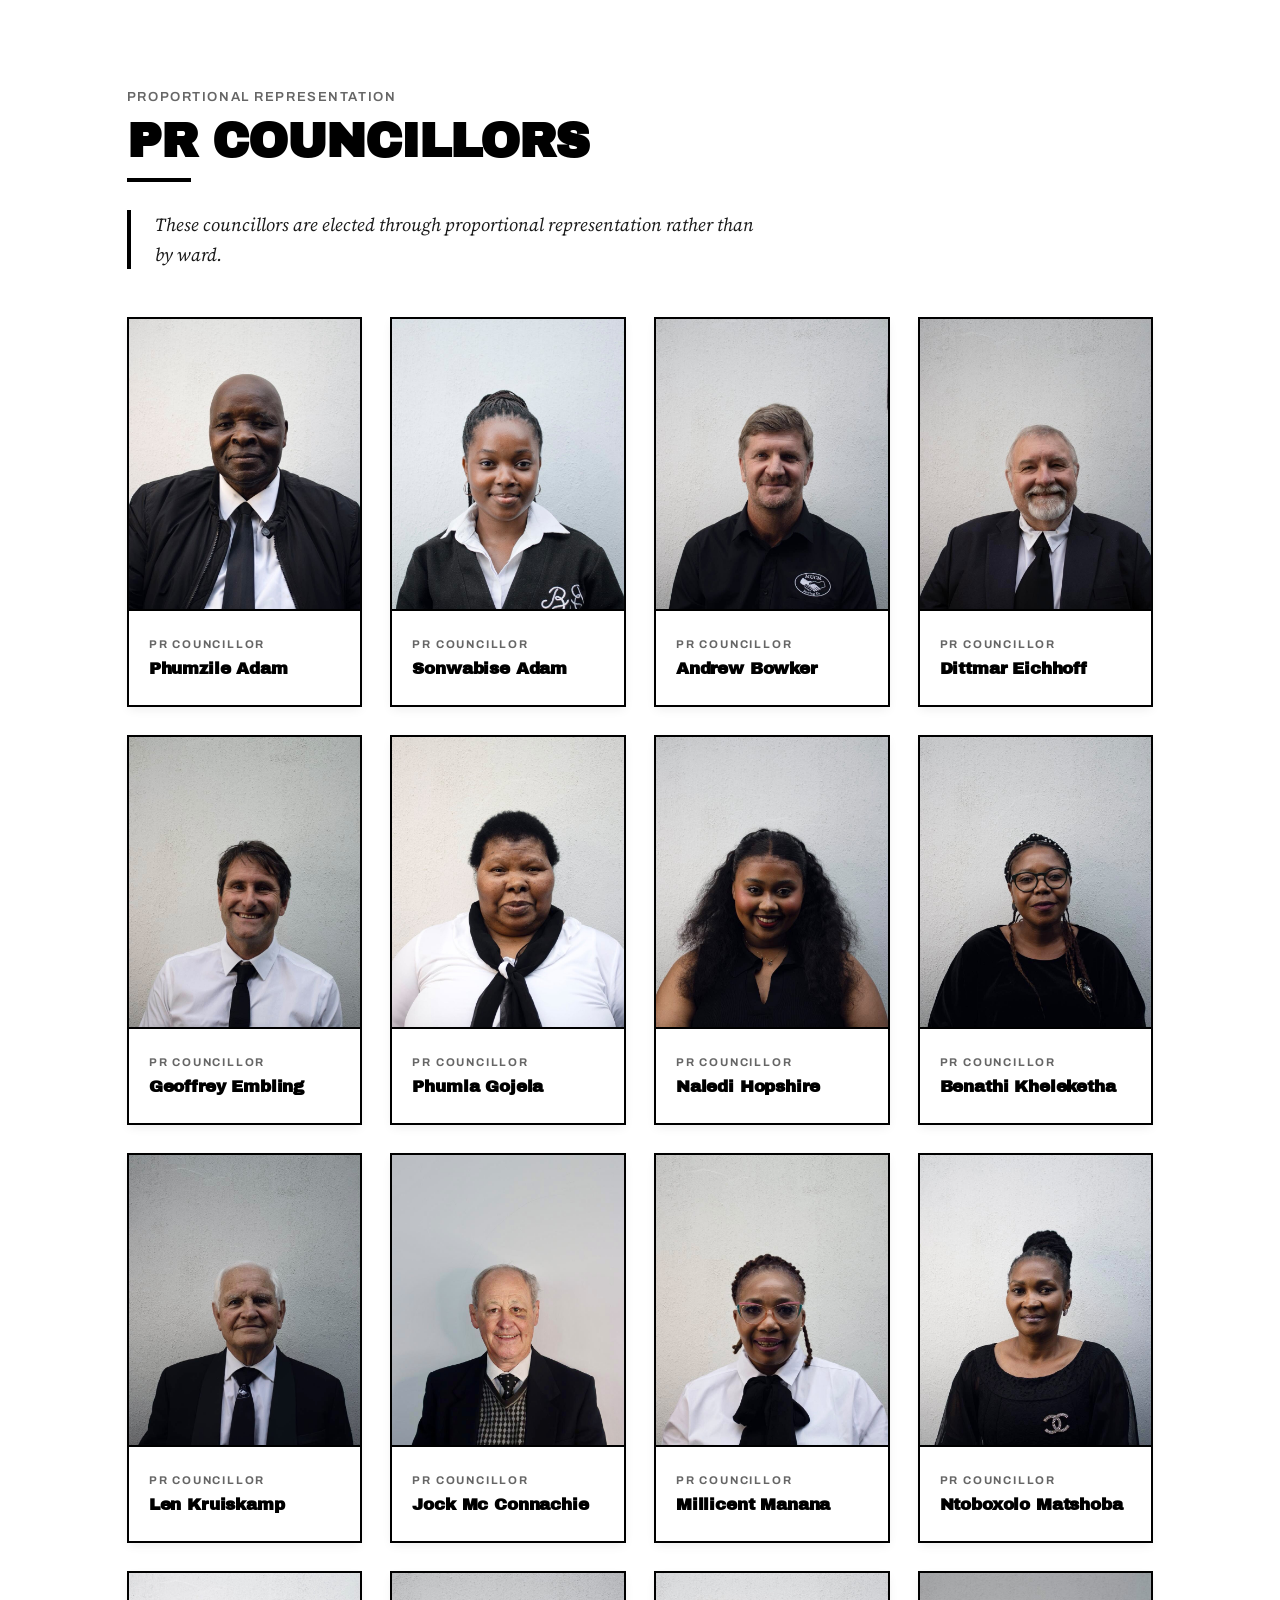
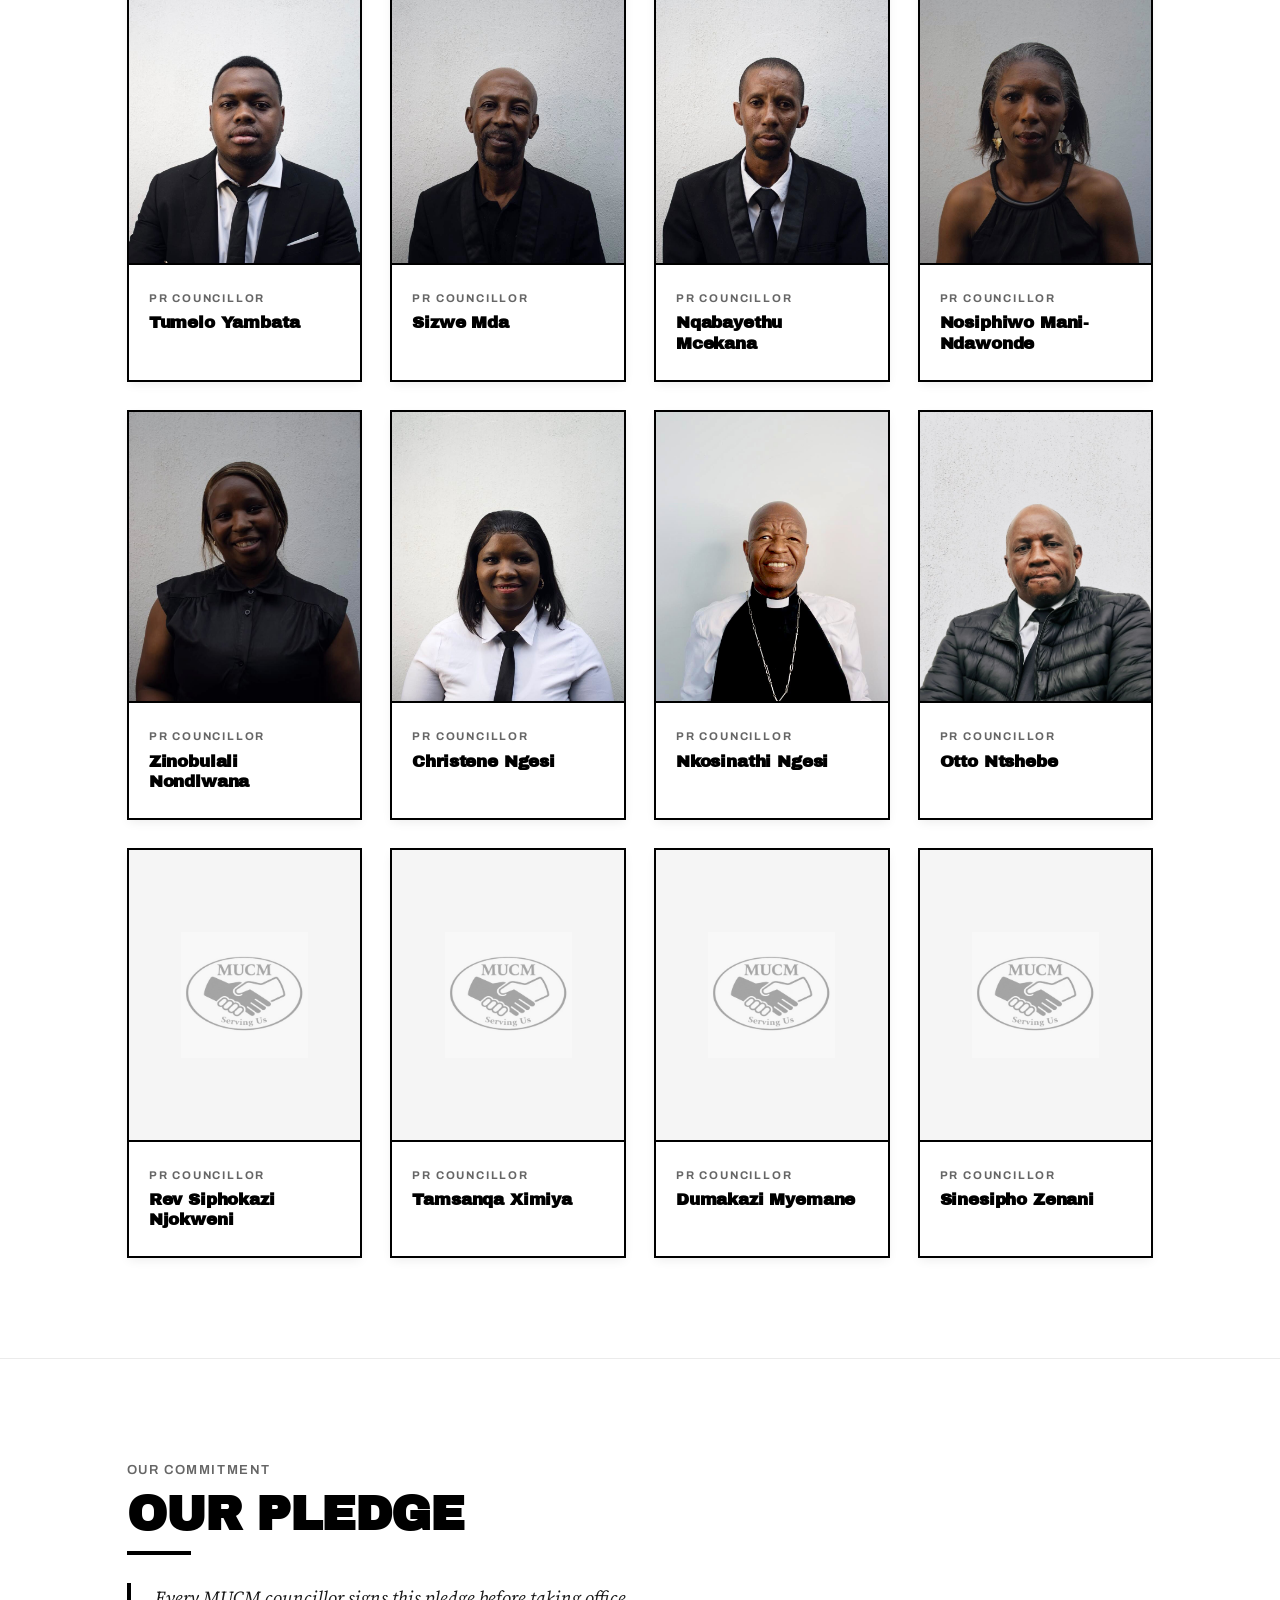
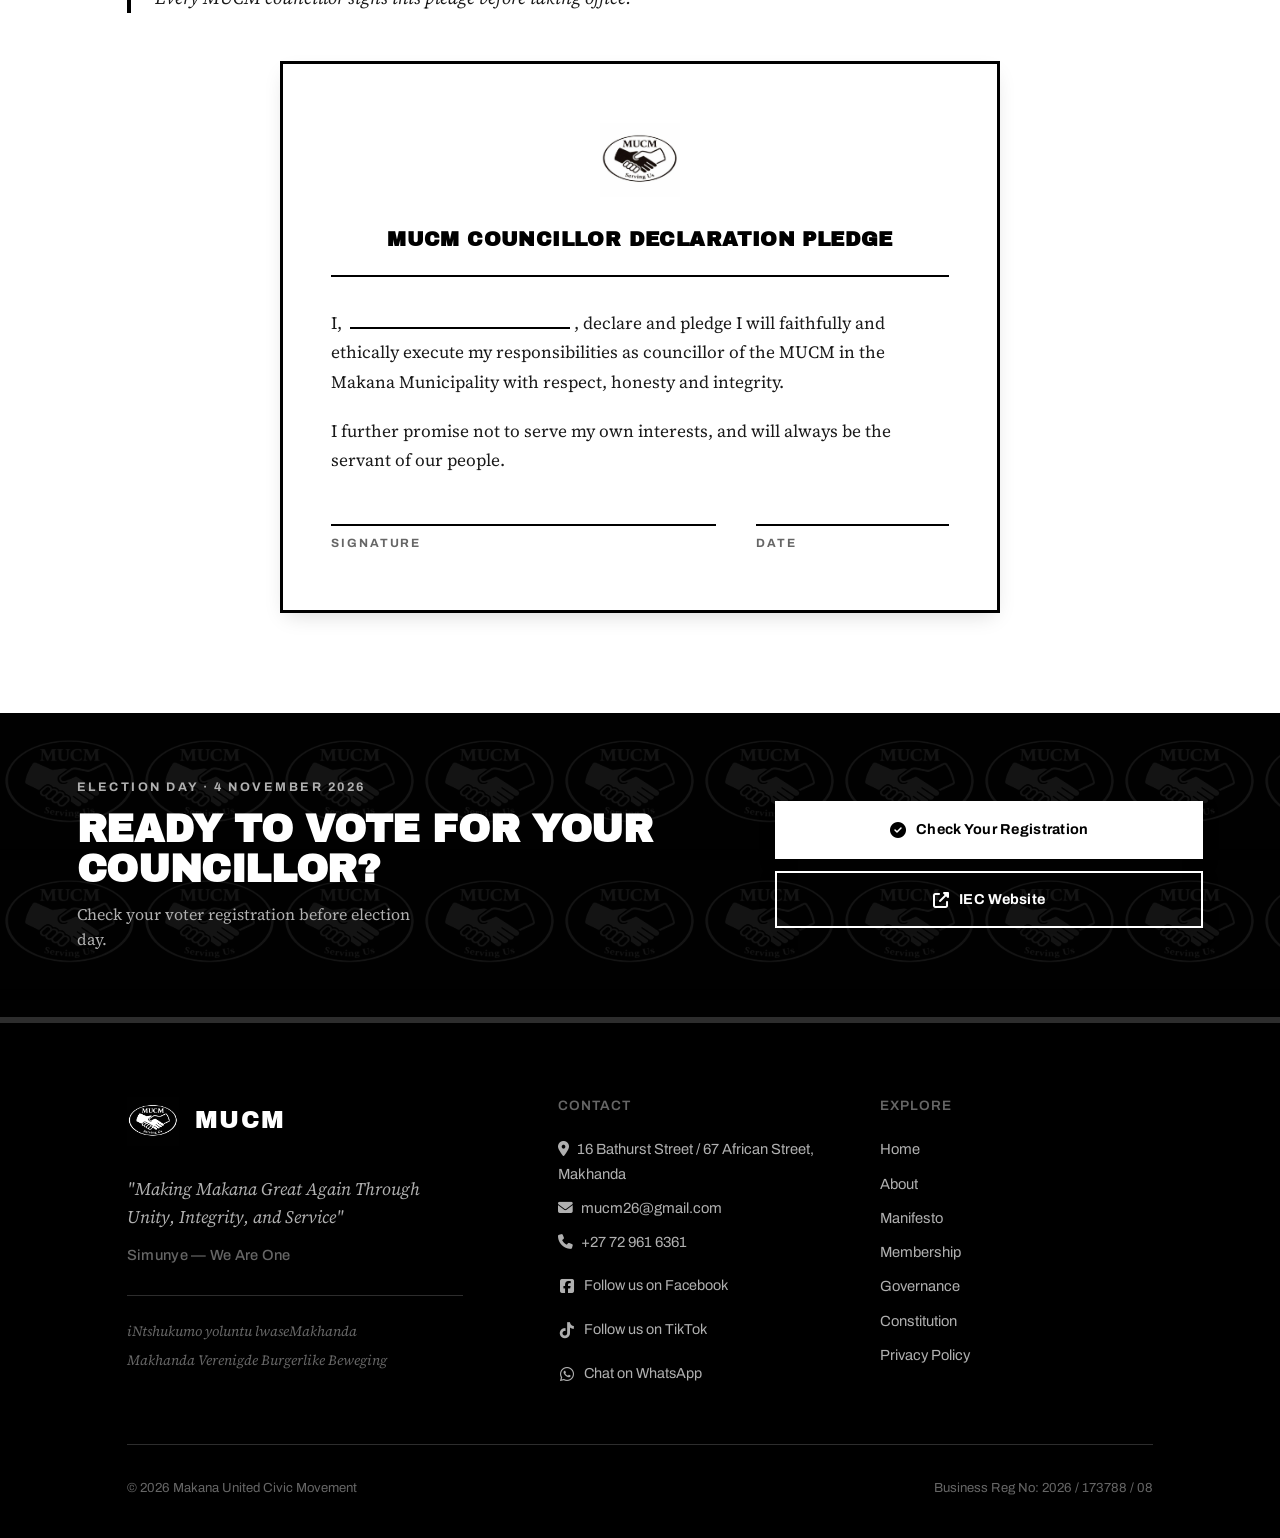
<file: governance.html>
<!DOCTYPE html>
<html lang="en">

<head>
    <meta charset="UTF-8">
    <meta name="viewport" content="width=device-width, initial-scale=1.0">
    <title>Governance · Makana United Civic Movement</title>
    <meta name="description" content="How the Makana United Civic Movement is organised — from Ward Community Assemblies to the Board of Governance, PR councillors, and the Councillor Pledge.">

    <!-- Open Graph -->
    <meta property="og:type" content="website">
    <meta property="og:title" content="Governance · Makana United Civic Movement">
    <meta property="og:description" content="Power flows from residents upward. Meet your ward councillors and read our Councillor Pledge.">
    <meta property="og:image" content="assets/board-formal.jpeg">
    <meta property="og:site_name" content="Makana United Civic Movement">
    <meta property="og:locale" content="en_ZA">

    <!-- Twitter Card -->
    <meta name="twitter:card" content="summary_large_image">
    <meta name="twitter:title" content="Governance · Makana United Civic Movement">
    <meta name="twitter:description" content="Power flows from residents upward. Meet your ward councillors and read our Councillor Pledge.">
    <meta name="twitter:image" content="assets/board-formal.jpeg">

    <link rel="preconnect" href="https://fonts.googleapis.com">
    <link rel="preconnect" href="https://fonts.gstatic.com" crossorigin>
    <link
        href="https://fonts.googleapis.com/css2?family=Archivo:wght@400;500;600;700&family=Archivo+Black&family=Source+Serif+4:ital,opsz,wght@0,8..60,400;0,8..60,600;1,8..60,400&display=swap"
        rel="stylesheet">
    <link rel="icon" type="image/png" href="assets/favicon1.jpg" sizes="192x192">
    <link rel="stylesheet" href="https://cdnjs.cloudflare.com/ajax/libs/font-awesome/6.4.0/css/all.min.css">
    <link rel="stylesheet" href="style.css">
</head>

<body>

    <header>
        <div class="wrap nav-row">
            <div class="mark">
                <img src="assets/logo.jpeg" alt="MUCM logo">
                <span>MUCM</span>
            </div>
            <nav class="links">
                <a href="index.html">Home</a>
                <a href="about.html">About</a>
                <a href="manifesto.html">Manifesto</a>
                <a href="membership.html">Membership</a>
                <a href="governance.html">Governance</a>
                <a href="constitution.html">Constitution</a>
            </nav>

            <!-- WhatsApp quick contact -->
            <a href="https://wa.me/27729616361" target="_blank" rel="noopener" class="header-whatsapp" aria-label="Message MUCM on WhatsApp">
                <i class="fa-brands fa-whatsapp"></i>
                <span>WhatsApp</span>
            </a>

            <a href="membership.html#involved" class="nav-cta">Join the Movement</a>
            <button class="menu-btn" aria-label="Open menu"><span></span></button>
        </div>
    </header>

    <main id="top">

        <!-- BOARD HERO -->
        <section class="board-hero">
            <figure class="board-hero-figure">
                <img src="assets/board-formal.jpeg" alt="MUCM Board of Governance and leadership team in formal attire">
            </figure>
        </section>

        <!-- STRUCTURE -->
        <section class="rule-top" id="structure">
            <div class="wrap">
                <p class="kicker">How We Are Organised</p>
                <h2>Power flows from residents upward.</h2>
                <ol class="structure-list">
                    <li>
                        <div>
                            <h3><i class="fas fa-people-arrows" style="margin-right:8px;"></i>Ward Community Assemblies
                            </h3>
                            <p>Open to every resident. Elects ward councillors and Board representatives, sets ward
                                priorities, and approves ward budgets.</p>
                        </div>
                    </li>
                    <li>
                        <div>
                            <h3><i class="fas fa-landmark" style="margin-right:8px;"></i>Municipal Community Assembly
                            </h3>
                            <p>Delegates from every ward. The Movement's highest decision-making body — approves budgets
                                and can amend the Constitution.</p>
                        </div>
                    </li>
                    <li>
                        <div>
                            <h3><i class="fas fa-gavel" style="margin-right:8px;"></i>Board of Governance</h3>
                            <p>Seven elected members serving three-year terms, acting as the Movement's legal entity and
                                trustee.</p>
                        </div>
                    </li>
                    <li>
                        <div>
                            <h3><i class="fas fa-user-tie" style="margin-right:8px;"></i>Council Representatives</h3>
                            <p>Elected councillors who report back to their Ward Assembly at least monthly and face
                                annual performance review.</p>
                        </div>
                    </li>
                    <li>
                        <div>
                            <h3><i class="fas fa-cogs" style="margin-right:8px;"></i>Specialist Committees</h3>
                            <p>Expert advisory bodies covering infrastructure, finance, economic development, education,
                                safety, and the environment.</p>
                        </div>
                    </li>
                    <li>
                        <div>
                            <h3><i class="fas fa-crown" style="margin-right:8px;"></i>Council of Elders</h3>
                            <p>Respected community members providing wisdom, mediation, and mentorship to emerging
                                leaders.</p>
                        </div>
                    </li>
                </ol>
            </div>
        </section>

        <!-- DEMOCRATIC STRUCTURES -->
        <section class="rule-top" style="background:var(--grey-panel);">
            <div class="wrap">
                <p class="kicker">Organisational Structure</p>
                <h2>Democratic Structures</h2>

                <div style="max-width:800px; margin:64px auto; text-align:center;">
                    <!-- Level 1 -->
                    <div
                        style="margin-bottom:48px; padding:28px; background:var(--white); border:2px solid var(--black); border-radius:4px;">
                        <div
                            style="font-family:var(--font-display); font-size:1.4rem; font-weight:700; color:var(--black); margin-bottom:8px;">
                            ALL RESIDENTS OF MAKHANDA</div>
                        <div style="font-size:0.92rem; color:var(--soft-black);">Foundation of all decision-making</div>
                    </div>

                    <div style="font-size:2rem; color:var(--black); margin-bottom:48px;">↓</div>

                    <!-- Level 2 -->
                    <div
                        style="margin-bottom:48px; padding:28px; background:var(--white); border:2px solid var(--black); border-radius:4px;">
                        <div
                            style="font-family:var(--font-display); font-size:1.4rem; font-weight:700; color:var(--black); margin-bottom:8px;">
                            WARD COMMUNITY ASSEMBLIES</div>
                        <div style="font-size:0.92rem; color:var(--soft-black);">Local governance structure in each ward
                        </div>
                    </div>

                    <div style="font-size:2rem; color:var(--black); margin-bottom:48px;">↓</div>

                    <!-- Level 3 -->
                    <div
                        style="margin-bottom:48px; padding:28px; background:var(--white); border:2px solid var(--black); border-radius:4px;">
                        <div
                            style="font-family:var(--font-display); font-size:1.4rem; font-weight:700; color:var(--black); margin-bottom:8px;">
                            MUNICIPAL COMMUNITY ASSEMBLY</div>
                        <div style="font-size:0.92rem; color:var(--soft-black);">Delegates from every ward · Highest
                            decision-making body</div>
                    </div>

                    <div style="font-size:2rem; color:var(--black); margin-bottom:48px;">↓</div>

                    <!-- Level 4 -->
                    <div style="display:grid; grid-template-columns:1fr 1fr; gap:24px; margin-bottom:0;">
                        <div
                            style="padding:28px; background:var(--white); border:2px solid var(--black); border-radius:4px;">
                            <div
                                style="font-family:var(--font-display); font-size:1.2rem; font-weight:700; color:var(--black); margin-bottom:8px;">
                                BOARD OF GOVERNANCE</div>
                            <div style="font-size:0.92rem; color:var(--soft-black);">Seven elected members · Legal
                                entity &amp; trustee</div>
                        </div>
                        <div
                            style="padding:28px; background:var(--white); border:2px solid var(--black); border-radius:4px;">
                            <div
                                style="font-family:var(--font-display); font-size:1.2rem; font-weight:700; color:var(--black); margin-bottom:8px;">
                                COUNCIL REPRESENTATIVES</div>
                            <div style="font-size:0.92rem; color:var(--soft-black);">Elected councillors · Report
                                monthly to Ward Assembly</div>
                        </div>
                    </div>

                    <!-- Supporting bodies -->
                    <div style="display:grid; grid-template-columns:1fr 1fr 1fr; gap:24px; margin-top:24px;">
                        <div
                            style="padding:20px; background:#fafafa; border:1px solid var(--grey-line); border-radius:4px;">
                            <div
                                style="font-family:var(--font-label); font-weight:700; font-size:1rem; color:var(--black); margin-bottom:6px;">
                                <i class="fas fa-cogs" style="margin-right:6px;"></i>Specialist Committees</div>
                            <div style="font-size:0.88rem; color:var(--soft-black);">Expert advisory bodies</div>
                        </div>
                        <div
                            style="padding:20px; background:#fafafa; border:1px solid var(--grey-line); border-radius:4px;">
                            <div
                                style="font-family:var(--font-label); font-weight:700; font-size:1rem; color:var(--black); margin-bottom:6px;">
                                <i class="fas fa-crown" style="margin-right:6px;"></i>Council of Elders</div>
                            <div style="font-size:0.88rem; color:var(--soft-black);">Wisdom, mediation &amp; mentorship
                            </div>
                        </div>
                        <div
                            style="padding:20px; background:#fafafa; border:1px solid var(--grey-line); border-radius:4px;">
                            <div
                                style="font-family:var(--font-label); font-weight:700; font-size:1rem; color:var(--black); margin-bottom:6px;">
                                <i class="fas fa-balance-scale" style="margin-right:6px;"></i>Integrity Commission</div>
                            <div style="font-size:0.88rem; color:var(--soft-black);">Ethics &amp; accountability
                                oversight</div>
                        </div>
                    </div>
                </div>
            </div>
        </section>

        <!-- GUIDING PRINCIPLES -->
        <section class="rule-top">
            <div class="wrap">
                <p class="kicker">Guiding Principles</p>
                <h2>How we lead.</h2>
                <div class="principles-grid">
                    <div class="principle-card">
                        <i class="fas fa-user-plus"></i>
                        <h3>Inclusive Participation</h3>
                        <p>All residents are welcome to become members by virtue of residence.</p>
                    </div>
                    <div class="principle-card">
                        <i class="fas fa-vote-yea"></i>
                        <h3>Democratic Governance</h3>
                        <p>All leadership positions are filled through transparent, democratic processes.</p>
                    </div>
                    <div class="principle-card">
                        <i class="fas fa-clipboard-check"></i>
                        <h3>Accountability</h3>
                        <p>All leaders are accountable to the community and subject to recall.</p>
                    </div>
                    <div class="principle-card">
                        <i class="fas fa-chart-bar"></i>
                        <h3>Evidence-Based Decisions</h3>
                        <p>Policies based on expert advice and community consultation.</p>
                    </div>
                    <div class="principle-card">
                        <i class="fas fa-coins"></i>
                        <h3>Fiscal Responsibility</h3>
                        <p>Transparent and responsible management of all resources.</p>
                    </div>
                </div>
            </div>
        </section>

        <!-- WARD COUNCILLORS -->
        <section class="rule-top" id="councillors">
            <div class="wrap">
                <p class="kicker">Your Representatives</p>
                <h2>Meet your ward councillors.</h2>
                <p class="lede">Residents of each ward elect a councillor to represent them. Meet the MUCM team standing
                    for your ward.</p>

                <div class="councillors-grid">

                    <div class="councillor-card">
                        <div class="councillor-photo">
                            <img src="assets/councillor-ward-01.jpeg" alt="Ward 1 Councillor Athenkosi Bangela">
                        </div>
                        <div class="councillor-info">
                            <span class="councillor-ward">Ward 1</span>
                            <h3 class="councillor-name">Athenkosi Bangela</h3>
                            <span class="councillor-role">Councillor</span>
                        </div>
                    </div>

                    <div class="councillor-card">
                        <div class="councillor-photo">
                            <img src="assets/councillor-ward-02.jpeg" alt="Ward 2 Councillor Fungelwa Saam">
                        </div>
                        <div class="councillor-info">
                            <span class="councillor-ward">Ward 2</span>
                            <h3 class="councillor-name">Fungelwa Saam</h3>
                            <span class="councillor-role">Councillor</span>
                        </div>
                    </div>

                    <div class="councillor-card">
                        <div class="councillor-photo">
                            <img src="assets/councillor-ward-03.jpeg" alt="Ward 3 Councillor Sinoabi Scheepers">
                        </div>
                        <div class="councillor-info">
                            <span class="councillor-ward">Ward 3</span>
                            <h3 class="councillor-name">Sinoabi Scheepers</h3>
                            <span class="councillor-role">Councillor</span>
                        </div>
                    </div>

                    <div class="councillor-card">
                        <div class="councillor-photo">
                            <img src="assets/councillor-ward-04.jpeg" alt="Ward 4 Councillor Geoffrey Embling">
                        </div>
                        <div class="councillor-info">
                            <span class="councillor-ward">Ward 4</span>
                            <h3 class="councillor-name">Geoffrey Embling</h3>
                            <span class="councillor-role">Councillor</span>
                        </div>
                    </div>

                    <div class="councillor-card">
                        <div class="councillor-photo">
                            <img src="assets/councillor-ward-05.jpeg" alt="Ward 5 Councillor Mzwandile Ncapayi">
                        </div>
                        <div class="councillor-info">
                            <span class="councillor-ward">Ward 5</span>
                            <h3 class="councillor-name">Mzwandile Ncapayi</h3>
                            <span class="councillor-role">Councillor</span>
                        </div>
                    </div>

                    <div class="councillor-card">
                        <div class="councillor-photo">
                            <img src="assets/councillor-ward-06.jpeg" alt="Ward 6 Councillor Faith Tame">
                        </div>
                        <div class="councillor-info">
                            <span class="councillor-ward">Ward 6</span>
                            <h3 class="councillor-name">Nomfundiso 'Faith' Tame</h3>
                            <span class="councillor-role">Councillor</span>
                        </div>
                    </div>

                    <div class="councillor-card">
                        <div class="councillor-photo">
                            <img src="assets/councillor-ward-07.jpeg" alt="Ward 7 Councillor Sipho Albany">
                        </div>
                        <div class="councillor-info">
                            <span class="councillor-ward">Ward 7</span>
                            <h3 class="councillor-name">Sipho 'Sky' Albany</h3>
                            <span class="councillor-role">Councillor</span>
                        </div>
                    </div>

                    <div class="councillor-card">
                        <div class="councillor-photo">
                            <img src="assets/councillor-ward-08.jpeg" alt="Ward 8 Councillor Anette Crous">
                        </div>
                        <div class="councillor-info">
                            <span class="councillor-ward">Ward 8</span>
                            <h3 class="councillor-name">Anette Crous</h3>
                            <span class="councillor-role">Councillor</span>
                        </div>
                    </div>

                    <div class="councillor-card">
                        <div class="councillor-photo">
                            <img src="assets/councillor-ward-09.jpeg" alt="Ward 9 Councillor Zwelinzima Somyali">
                        </div>
                        <div class="councillor-info">
                            <span class="councillor-ward">Ward 9</span>
                            <h3 class="councillor-name">Zwelinzima Somyali</h3>
                            <span class="councillor-role">Councillor</span>
                        </div>
                    </div>

                    <div class="councillor-card">
                        <div class="councillor-photo">
                            <img src="assets/councillor-ward-10.jpeg" alt="Ward 10 Councillor Nkosinathi Ngesi">
                        </div>
                        <div class="councillor-info">
                            <span class="councillor-ward">Ward 10</span>
                            <h3 class="councillor-name">Nkosinathi Ngesi</h3>
                            <span class="councillor-role">Councillor</span>
                        </div>
                    </div>

                    <div class="councillor-card">
                        <div class="councillor-photo">
                            <img src="assets/councillor-ward-11.jpeg" alt="Ward 11 Councillor Likhaya Msutwana">
                        </div>
                        <div class="councillor-info">
                            <span class="councillor-ward">Ward 11</span>
                            <h3 class="councillor-name">Likhaya Msutwana</h3>
                            <span class="councillor-role">Councillor</span>
                        </div>
                    </div>

                    <div class="councillor-card">
                        <div class="councillor-photo">
                            <img src="assets/councillor-ward-12.jpeg" alt="Ward 12 Councillor Simpiwe Mnyande">
                        </div>
                        <div class="councillor-info">
                            <span class="councillor-ward">Ward 12</span>
                            <h3 class="councillor-name">Simpiwe Mnyande</h3>
                            <span class="councillor-role">Councillor</span>
                        </div>
                    </div>

                    <div class="councillor-card">
                        <div class="councillor-photo">
                            <img src="assets/councillor-ward-13.jpeg" alt="Ward 13 Councillor Mfundo Tsili">
                        </div>
                        <div class="councillor-info">
                            <span class="councillor-ward">Ward 13</span>
                            <h3 class="councillor-name">Mfundo Tsili</h3>
                            <span class="councillor-role">Councillor</span>
                        </div>
                    </div>

                </div>
            </div>
        </section>

        <!-- PR COUNCILLORS -->
        <section class="rule-top" id="pr-councillors">
            <div class="wrap">
                <p class="kicker">Proportional Representation</p>
                <h2>PR Councillors</h2>
                <p class="lede">These councillors are elected through proportional representation rather than by ward.</p>

                <div class="councillors-grid">

                    <div class="councillor-card">
                        <div class="councillor-photo"><img src="assets/pr-councillor-01.jpeg" alt="Phumzile Adam"></div>
                        <div class="councillor-info">
                            <span class="councillor-ward">PR Councillor</span>
                            <h3 class="councillor-name">Phumzile Adam</h3>
                        </div>
                    </div>

                    <div class="councillor-card">
                        <div class="councillor-photo"><img src="assets/pr-councillor-02.jpeg" alt="Sonwabise Adam"></div>
                        <div class="councillor-info">
                            <span class="councillor-ward">PR Councillor</span>
                            <h3 class="councillor-name">Sonwabise Adam</h3>
                        </div>
                    </div>

                    <div class="councillor-card">
                        <div class="councillor-photo"><img src="assets/pr-councillor-03.jpeg" alt="Andrew Bowker"></div>
                        <div class="councillor-info">
                            <span class="councillor-ward">PR Councillor</span>
                            <h3 class="councillor-name">Andrew Bowker</h3>
                        </div>
                    </div>

                    <div class="councillor-card">
                        <div class="councillor-photo"><img src="assets/pr-councillor-04.jpeg" alt="Dittmar Eichhoff"></div>
                        <div class="councillor-info">
                            <span class="councillor-ward">PR Councillor</span>
                            <h3 class="councillor-name">Dittmar Eichhoff</h3>
                        </div>
                    </div>

                    <div class="councillor-card">
                        <div class="councillor-photo"><img src="assets/pr-councillor-05.jpeg" alt="Geoffrey Embling"></div>
                        <div class="councillor-info">
                            <span class="councillor-ward">PR Councillor</span>
                            <h3 class="councillor-name">Geoffrey Embling</h3>
                        </div>
                    </div>

                    <div class="councillor-card">
                        <div class="councillor-photo"><img src="assets/pr-councillor-06.jpeg" alt="Phumla Gojela"></div>
                        <div class="councillor-info">
                            <span class="councillor-ward">PR Councillor</span>
                            <h3 class="councillor-name">Phumla Gojela</h3>
                        </div>
                    </div>

                    <div class="councillor-card">
                        <div class="councillor-photo"><img src="assets/pr-councillor-07.jpeg" alt="Naledi Hopshire"></div>
                        <div class="councillor-info">
                            <span class="councillor-ward">PR Councillor</span>
                            <h3 class="councillor-name">Naledi Hopshire</h3>
                        </div>
                    </div>

                    <div class="councillor-card">
                        <div class="councillor-photo"><img src="assets/pr-councillor-08.jpeg" alt="Benathi Kheleketha"></div>
                        <div class="councillor-info">
                            <span class="councillor-ward">PR Councillor</span>
                            <h3 class="councillor-name">Benathi Kheleketha</h3>
                        </div>
                    </div>

                    <div class="councillor-card">
                        <div class="councillor-photo"><img src="assets/pr-councillor-09.jpeg" alt="Len Kruiskamp"></div>
                        <div class="councillor-info">
                            <span class="councillor-ward">PR Councillor</span>
                            <h3 class="councillor-name">Len Kruiskamp</h3>
                        </div>
                    </div>

                    <div class="councillor-card">
                        <div class="councillor-photo"><img src="assets/pr-councillor-10.jpeg" alt="Jock Mc Connachie"></div>
                        <div class="councillor-info">
                            <span class="councillor-ward">PR Councillor</span>
                            <h3 class="councillor-name">Jock Mc Connachie</h3>
                        </div>
                    </div>

                    <div class="councillor-card">
                        <div class="councillor-photo"><img src="assets/pr-councillor-11.jpeg" alt="Millicent Manana"></div>
                        <div class="councillor-info">
                            <span class="councillor-ward">PR Councillor</span>
                            <h3 class="councillor-name">Millicent Manana</h3>
                        </div>
                    </div>

                    <div class="councillor-card">
                        <div class="councillor-photo"><img src="assets/pr-councillor-12.jpeg" alt="Ntoboxolo Matshoba"></div>
                        <div class="councillor-info">
                            <span class="councillor-ward">PR Councillor</span>
                            <h3 class="councillor-name">Ntoboxolo Matshoba</h3>
                        </div>
                    </div>

                    <div class="councillor-card">
                        <div class="councillor-photo"><img src="assets/pr-councillor-23.jpeg" alt="Tumelo Yambata"></div>
                        <div class="councillor-info">
                            <span class="councillor-ward">PR Councillor</span>
                            <h3 class="councillor-name">Tumelo Yambata</h3>
                        </div>
                    </div>

                    <div class="councillor-card">
                        <div class="councillor-photo"><img src="assets/pr-councillor-14.jpeg" alt="Sizwe Mda"></div>
                        <div class="councillor-info">
                            <span class="councillor-ward">PR Councillor</span>
                            <h3 class="councillor-name">Sizwe Mda</h3>
                        </div>
                    </div>

                    <div class="councillor-card">
                        <div class="councillor-photo"><img src="assets/pr-councillor-15.jpeg" alt="Nqabayethu Mcekana"></div>
                        <div class="councillor-info">
                            <span class="councillor-ward">PR Councillor</span>
                            <h3 class="councillor-name">Nqabayethu Mcekana</h3>
                        </div>
                    </div>

                    <div class="councillor-card">
                        <div class="councillor-photo"><img src="assets/pr-councillor-16.jpeg" alt="Nosiphiwo Mani-Ndawonde"></div>
                        <div class="councillor-info">
                            <span class="councillor-ward">PR Councillor</span>
                            <h3 class="councillor-name">Nosiphiwo Mani-Ndawonde</h3>
                        </div>
                    </div>

                    <div class="councillor-card">
                        <div class="councillor-photo"><img src="assets/pr-councillor-17.jpeg" alt="Zinobulali Nondlwana"></div>
                        <div class="councillor-info">
                            <span class="councillor-ward">PR Councillor</span>
                            <h3 class="councillor-name">Zinobulali Nondlwana</h3>
                        </div>
                    </div>

                    <div class="councillor-card">
                        <div class="councillor-photo"><img src="assets/pr-councillor-18.jpeg" alt="Christene Ngesi"></div>
                        <div class="councillor-info">
                            <span class="councillor-ward">PR Councillor</span>
                            <h3 class="councillor-name">Christene Ngesi</h3>
                        </div>
                    </div>

                    <div class="councillor-card">
                        <div class="councillor-photo"><img src="assets/pr-councillor-19.jpeg" alt="Nkosinathi Ngesi"></div>
                        <div class="councillor-info">
                            <span class="councillor-ward">PR Councillor</span>
                            <h3 class="councillor-name">Nkosinathi Ngesi</h3>
                        </div>
                    </div>

                    <div class="councillor-card">
                        <div class="councillor-photo"><img src="assets/pr-councillor-20.jpeg" alt="Otto Ntshebe"></div>
                        <div class="councillor-info">
                            <span class="councillor-ward">PR Councillor</span>
                            <h3 class="councillor-name">Otto Ntshebe</h3>
                        </div>
                    </div>

                    <div class="councillor-card">
                        <div class="councillor-photo councillor-photo-logo">
                            <img src="assets/logo.jpeg" alt="">
                        </div>
                        <div class="councillor-info">
                            <span class="councillor-ward">PR Councillor</span>
                            <h3 class="councillor-name">Rev Siphokazi Njokweni</h3>
                        </div>
                    </div>

                    <div class="councillor-card">
                        <div class="councillor-photo councillor-photo-logo">
                            <img src="assets/logo.jpeg" alt="">
                        </div>
                        <div class="councillor-info">
                            <span class="councillor-ward">PR Councillor</span>
                            <h3 class="councillor-name">Tamsanqa Ximiya</h3>
                        </div>
                    </div>

                    <div class="councillor-card">
                        <div class="councillor-photo councillor-photo-logo">
                            <img src="assets/logo.jpeg" alt="">
                        </div>
                        <div class="councillor-info">
                            <span class="councillor-ward">PR Councillor</span>
                            <h3 class="councillor-name">Dumakazi Myemane</h3>
                        </div>
                    </div>

                    <div class="councillor-card">
                        <div class="councillor-photo councillor-photo-logo">
                            <img src="assets/logo.jpeg" alt="">
                        </div>
                        <div class="councillor-info">
                            <span class="councillor-ward">PR Councillor</span>
                            <h3 class="councillor-name">Sinesipho Zenani</h3>
                        </div>
                    </div>

                </div>
            </div>
        </section>

<!-- COUNCILLOR PLEDGE -->
<section class="rule-top pledge-section" id="pledge">
    <div class="wrap">
        <p class="kicker">Our Commitment</p>
        <h2>Our Pledge</h2>
        <p class="lede">Every MUCM councillor signs this pledge before taking office.</p>

        <div class="pledge-card">
            <div class="pledge-logo">
                <img src="assets/logo.jpeg" alt="MUCM logo">
            </div>

            <h3 class="pledge-title">MUCM Councillor Declaration Pledge</h3>

           <p class="pledge-text">
    I, <span class="pledge-blank"></span>, declare and pledge I will faithfully and ethically execute my responsibilities as councillor of the MUCM in the Makana Municipality with respect, honesty and integrity.
</p>
            <p class="pledge-text">
                I further promise not to serve my own interests, and will always be the servant of our people.
            </p>

            <div class="pledge-signature">
                <div>
                    <span class="pledge-line"></span>
                    <span class="pledge-label">Signature</span>
                </div>
                <div>
                    <span class="pledge-line"></span>
                    <span class="pledge-label">Date</span>
                </div>
            </div>
        </div>
    </div>
</section>

        <!-- VOTER CHECK CALLOUT -->
        <div class="voter-callout">
            <div class="voter-callout-inner">
                <div class="voter-callout-text">
                    <p class="voter-callout-kicker">Election Day · 4 November 2026</p>
                    <h3 class="voter-callout-title">Ready to vote for your councillor?</h3>
                    <p class="voter-callout-sub">Check your voter registration before election day.</p>
                </div>
                <div class="voter-callout-actions">
                    <a href="membership.html#voter" class="btn btn-solid">
                        <i class="fas fa-check-circle"></i> Check Your Registration
                    </a>
                    <a href="https://www.elections.org.za/pw/Voter/Voter-Information" target="_blank" rel="noopener" class="btn btn-outline">
                        <i class="fas fa-external-link-alt"></i> IEC Website
                    </a>
                </div>
            </div>
        </div>

    </main>

    <footer id="contact">
        <div class="wrap">
            <div class="footer-top">
                <div class="footer-brand-block">
                    <div class="footer-brand">
                        <img src="assets/logo.jpeg" alt="MUCM logo">
                        <span>MUCM</span>
                    </div>

                    <div class="footer-taglines">
                        <p class="footer-tagline-main">"Making Makana Great Again Through Unity, Integrity, and Service"</p>
                        <p class="footer-tagline-sub">Simunye — We Are One</p>
                    </div>

                    <div class="footer-translations">
                        <p><em>iNtshukumo yoluntu lwaseMakhanda</em></p>
                        <p><em>Makhanda Verenigde Burgerlike Beweging</em></p>
                    </div>
                </div>
                <div class="footer-col">
                    <h4>Contact</h4>
                    <p><i class="fas fa-map-marker-alt" style="margin-right:8px;"></i>16 Bathurst Street / 67 African
                        Street, Makhanda</p>
                    <a href="mailto:mucm26@gmail.com"><i class="fas fa-envelope"
                            style="margin-right:8px;"></i>mucm26@gmail.com</a>
                    <a href="tel:+27729616361"><i class="fas fa-phone" style="margin-right:8px;"></i>+27 72 961 6361</a>
                    <div class="footer-social">
                        <a href="https://www.facebook.com/profile.php?id=61592647917683" target="_blank" rel="noopener"
                            aria-label="MUCM on Facebook">
                            <i class="fa-brands fa-square-facebook"></i> Follow us on Facebook
                        </a>
                        <a href="https://www.tiktok.com/@mucm88" target="_blank" rel="noopener"
                            aria-label="MUCM on TikTok">
                            <i class="fa-brands fa-tiktok"></i> Follow us on TikTok
                        </a>
                        <a href="https://wa.me/27729616361" target="_blank" rel="noopener"
                            aria-label="MUCM on WhatsApp">
                            <i class="fa-brands fa-whatsapp"></i> Chat on WhatsApp
                        </a>
                    </div>
                </div>
                <div class="footer-col">
                    <h4>Explore</h4>
                    <a href="index.html">Home</a>
                    <a href="about.html">About</a>
                    <a href="manifesto.html">Manifesto</a>
                    <a href="membership.html">Membership</a>
                    <a href="governance.html">Governance</a>
                    <a href="constitution.html">Constitution</a>
                    <a href="privacy.html">Privacy Policy</a>
                </div>
            </div>
            <div class="footer-bottom">
                <span>© 2026 Makana United Civic Movement</span>
                <span>Business Reg No: 2026 / 173788 / 08</span>
            </div>
        </div>
    </footer>

</body>

<script>
    // Mobile menu toggle
    document.addEventListener('DOMContentLoaded', function () {
        var menuBtn = document.querySelector('.menu-btn');
        var navLinks = document.querySelector('nav.links');
        if (menuBtn && navLinks) {
            menuBtn.addEventListener('click', function () {
                navLinks.classList.toggle('open');
                menuBtn.classList.toggle('active');
            });

            navLinks.querySelectorAll('a').forEach(function (link) {
                link.addEventListener('click', function () {
                    navLinks.classList.remove('open');
                    menuBtn.classList.remove('active');
                });
            });

            document.addEventListener('click', function (e) {
                if (!e.target.closest('header')) {
                    navLinks.classList.remove('open');
                    menuBtn.classList.remove('active');
                }
            });
        }
    });
</script>

</html>
</file>
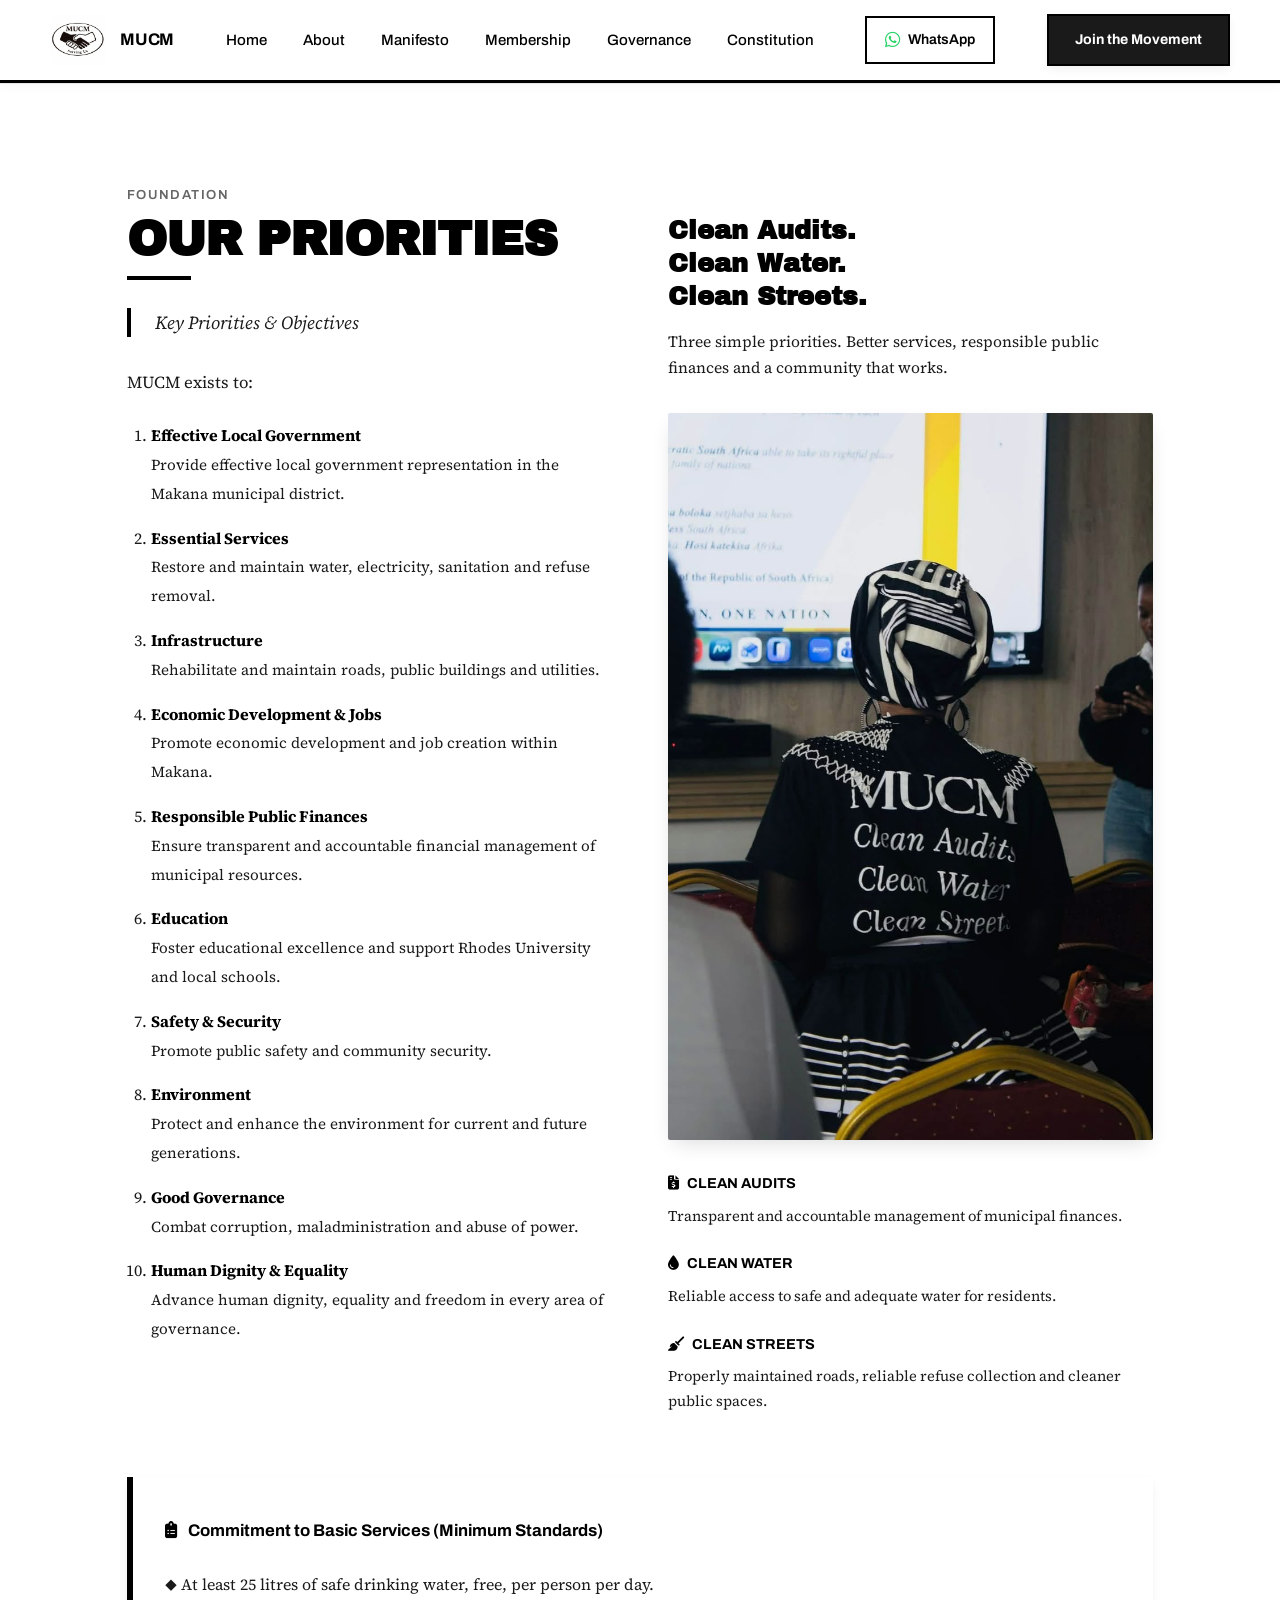
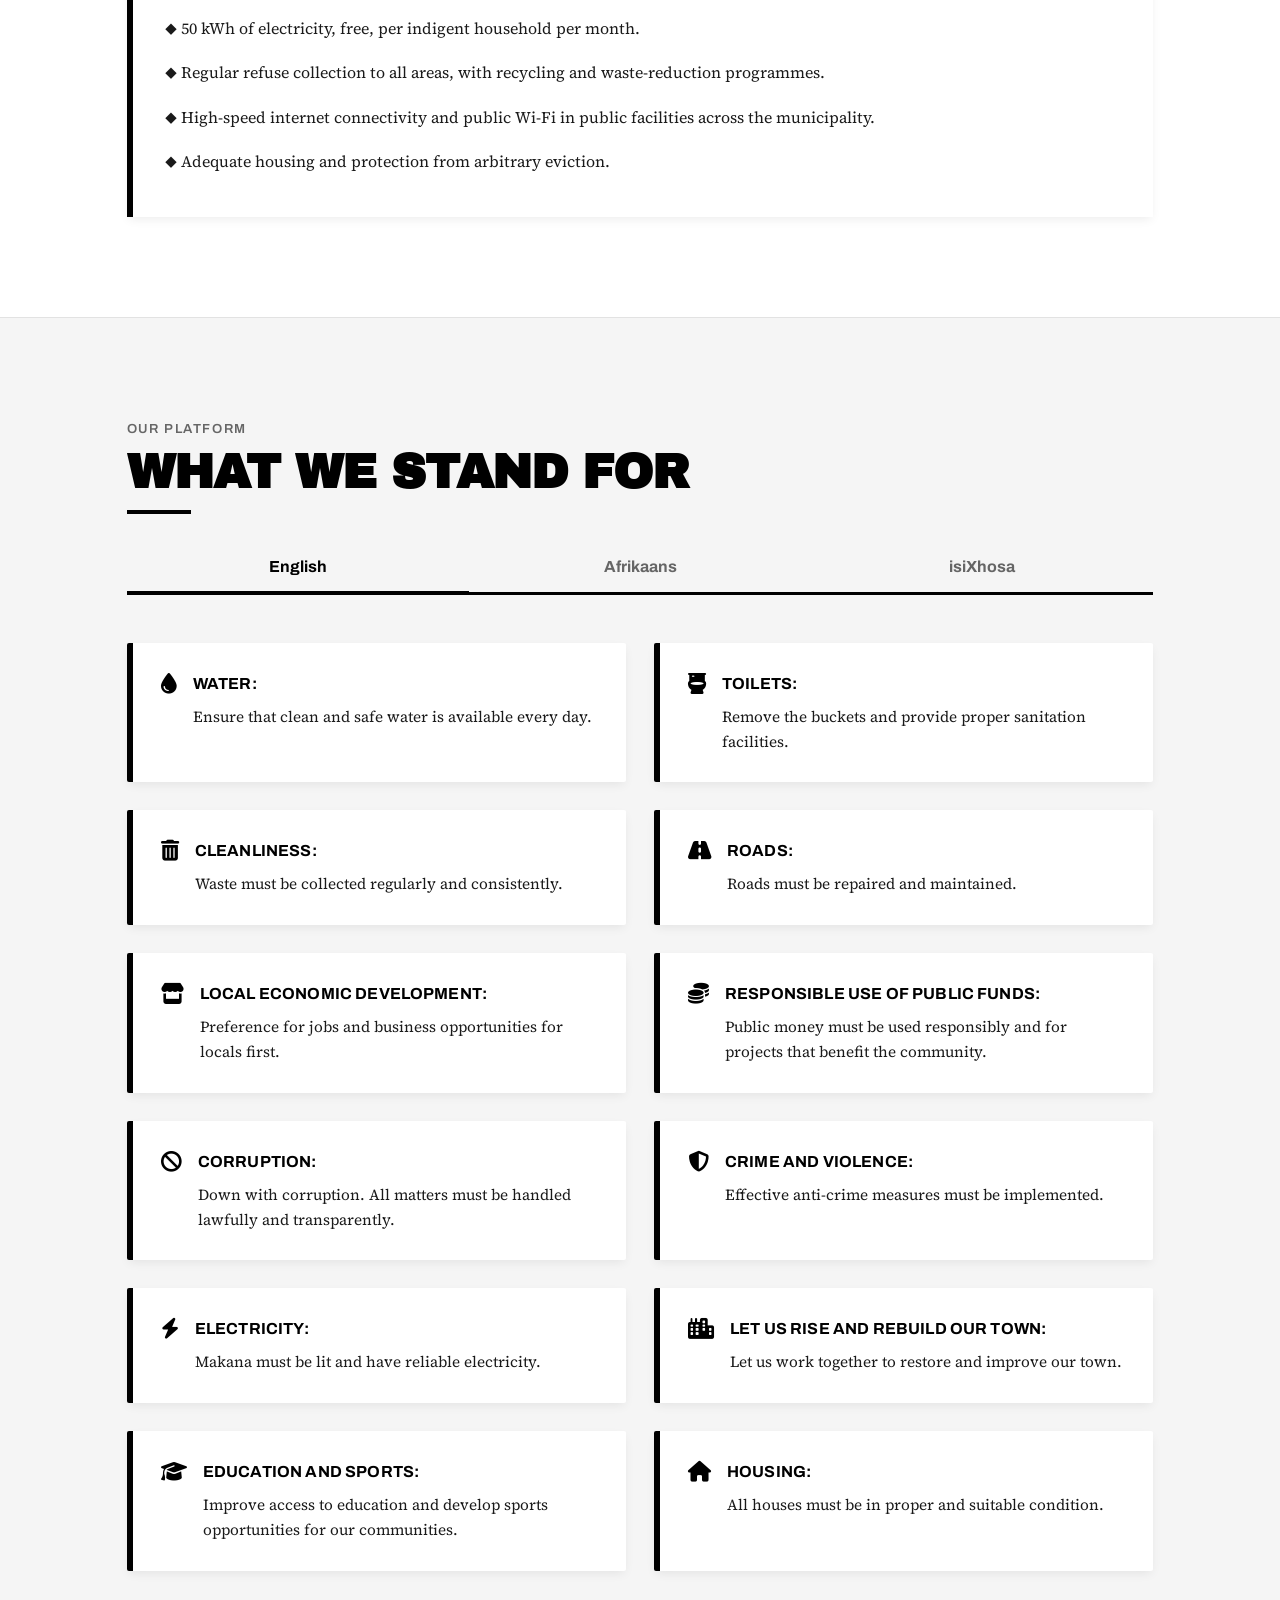
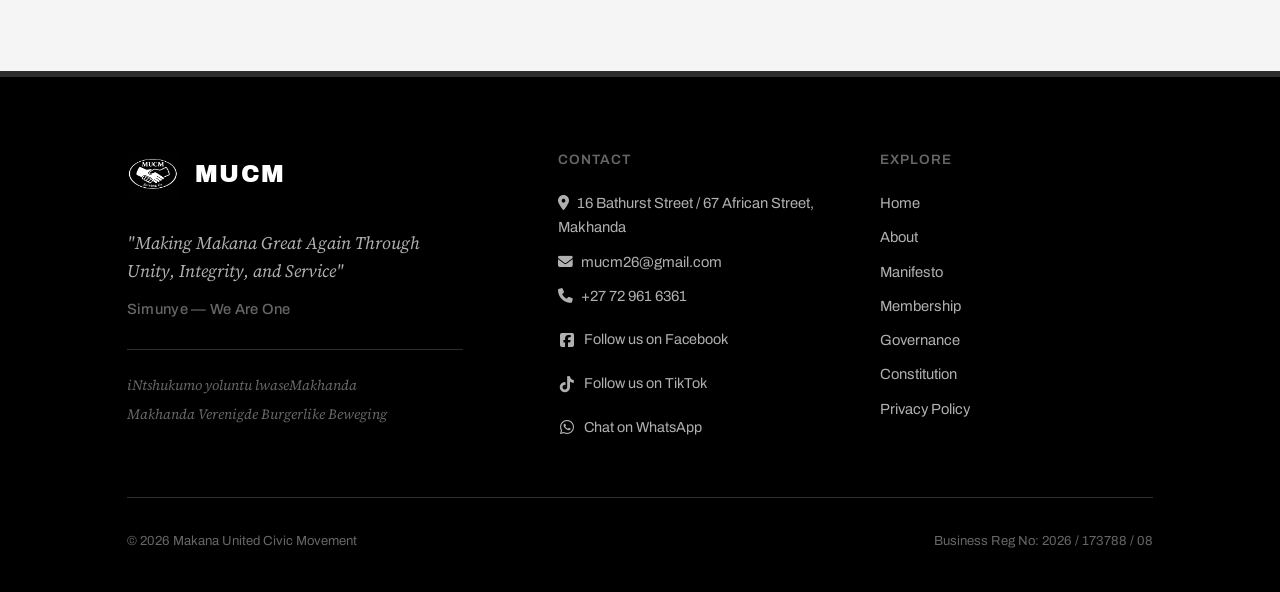
<file: manifesto.html>
<!DOCTYPE html>
<html lang="en">

<head>
  <meta charset="UTF-8">
  <meta name="viewport" content="width=device-width, initial-scale=1.0">
  <title>Manifesto · Makana United Civic Movement</title>
  <meta name="description" content="The MUCM Manifesto — key priorities, minimum service standards, and our platform in three languages: English, Afrikaans, and isiXhosa.">

  <!-- Open Graph -->
  <meta property="og:type" content="website">
  <meta property="og:title" content="Manifesto · Makana United Civic Movement">
  <meta property="og:description" content="Our priorities, our platform, and our commitment to the residents of Makhanda.">
  <meta property="og:image" content="assets/slogan-shirt.jpeg">
  <meta property="og:site_name" content="Makana United Civic Movement">
  <meta property="og:locale" content="en_ZA">

  <!-- Twitter Card -->
  <meta name="twitter:card" content="summary_large_image">
  <meta name="twitter:title" content="Manifesto · Makana United Civic Movement">
  <meta name="twitter:description" content="Our priorities, our platform, and our commitment to the residents of Makhanda.">
  <meta name="twitter:image" content="assets/slogan-shirt.jpeg">

  <link rel="preconnect" href="https://fonts.googleapis.com">
  <link rel="preconnect" href="https://fonts.gstatic.com" crossorigin>
  <link
    href="https://fonts.googleapis.com/css2?family=Archivo:wght@400;500;600;700&family=Archivo+Black&family=Source+Serif+4:ital,opsz,wght@0,8..60,400;0,8..60,600;1,8..60,400&display=swap"
    rel="stylesheet">
  <link rel="icon" type="image/png" href="assets/favicon1.jpg" sizes="192x192">
  <link rel="stylesheet" href="https://cdnjs.cloudflare.com/ajax/libs/font-awesome/6.4.0/css/all.min.css">
  <link rel="stylesheet" href="style.css">
</head>

<body>

  <header>
    <div class="wrap nav-row">
      <div class="mark">
        <img src="assets/logo.jpeg" alt="MUCM logo">
        <span>MUCM</span>
      </div>
      <nav class="links">
        <a href="index.html">Home</a>
        <a href="about.html">About</a>
        <a href="manifesto.html">Manifesto</a>
        <a href="membership.html">Membership</a>
        <a href="governance.html">Governance</a>
        <a href="constitution.html">Constitution</a>
      </nav>

      <!-- WhatsApp quick contact -->
      <a href="https://wa.me/27729616361" target="_blank" rel="noopener" class="header-whatsapp" aria-label="Message MUCM on WhatsApp">
        <i class="fa-brands fa-whatsapp"></i>
        <span>WhatsApp</span>
      </a>

      <a href="membership.html#involved" class="nav-cta">Join the Movement</a>
      <button class="menu-btn" aria-label="Open menu"><span></span></button>
    </div>
  </header>

  <main id="top">

    <!-- FOUNDATION / PRIORITIES -->
    <section class="rule-top" id="manifesto">
      <div class="wrap">
        <p class="kicker">Foundation</p>
        <div class="priorities-grid">
          <div>
            <h2 style="margin-top:0;">Our Priorities</h2>
            <p class="lede" style="margin-bottom:32px;">Key Priorities &amp; Objectives</p>
            <p style="color:var(--soft-black); margin-bottom:24px; font-size:1.05rem;">MUCM exists to:</p>
            <ol style="list-style:decimal; margin:0 0 0 24px; padding:0; color:var(--soft-black); line-height:1.8;">
              <li style="margin-bottom:16px;"><strong style="color:var(--black);">Effective Local
                  Government</strong><br><span style="font-size:0.95rem;">Provide effective local government
                  representation in the Makana municipal district.</span></li>
              <li style="margin-bottom:16px;"><strong style="color:var(--black);">Essential Services</strong><br><span
                  style="font-size:0.95rem;">Restore and maintain water, electricity, sanitation and refuse
                  removal.</span></li>
              <li style="margin-bottom:16px;"><strong style="color:var(--black);">Infrastructure</strong><br><span
                  style="font-size:0.95rem;">Rehabilitate and maintain roads, public buildings and utilities.</span>
              </li>
              <li style="margin-bottom:16px;"><strong style="color:var(--black);">Economic Development &amp;
                  Jobs</strong><br><span style="font-size:0.95rem;">Promote economic development and job creation within
                  Makana.</span></li>
              <li style="margin-bottom:16px;"><strong style="color:var(--black);">Responsible Public
                  Finances</strong><br><span style="font-size:0.95rem;">Ensure transparent and accountable financial
                  management of municipal resources.</span></li>
              <li style="margin-bottom:16px;"><strong style="color:var(--black);">Education</strong><br><span
                  style="font-size:0.95rem;">Foster educational excellence and support Rhodes University and local
                  schools.</span></li>
              <li style="margin-bottom:16px;"><strong style="color:var(--black);">Safety &amp; Security</strong><br><span
                  style="font-size:0.95rem;">Promote public safety and community security.</span></li>
              <li style="margin-bottom:16px;"><strong style="color:var(--black);">Environment</strong><br><span
                  style="font-size:0.95rem;">Protect and enhance the environment for current and future
                  generations.</span></li>
              <li style="margin-bottom:16px;"><strong style="color:var(--black);">Good Governance</strong><br><span
                  style="font-size:0.95rem;">Combat corruption, maladministration and abuse of power.</span></li>
              <li style="margin-bottom:0;"><strong style="color:var(--black);">Human Dignity &amp;
                  Equality</strong><br><span style="font-size:0.95rem;">Advance human dignity, equality and freedom in
                  every area of governance.</span></li>
            </ol>
          </div>
          <div>
            <h3
              style="font-family:var(--font-display); font-size:1.6rem; margin:0 0 16px; line-height:1.3; color:var(--black);">
              Clean Audits.<br>Clean Water.<br>Clean Streets.</h3>
            <p style="color:var(--soft-black); margin-bottom:32px; font-size:0.98rem;">Three simple priorities. Better
              services, responsible public finances and a community that works.</p>
            <figure style="margin:0 0 32px;">
              <img src="assets/slogan-shirt.jpeg"
                alt="A resident wearing an MUCM shirt reading Clean Audits, Clean Water, Clean Streets" class="photo"
                style="border-radius:2px; box-shadow:var(--shadow-md);">
            </figure>
            <div style="display:grid; grid-template-columns:1fr; gap:24px;">
              <div>
                <h4
                  style="font-family:var(--font-label); font-weight:700; font-size:0.9rem; margin:0 0 8px; text-transform:uppercase; color:var(--black);">
                  <i class="fas fa-file-invoice-dollar" style="margin-right:8px;"></i>Clean Audits
                </h4>
                <p style="font-size:0.92rem; color:var(--soft-black); margin:0;">Transparent and accountable management
                  of municipal finances.</p>
              </div>
              <div>
                <h4
                  style="font-family:var(--font-label); font-weight:700; font-size:0.9rem; margin:0 0 8px; text-transform:uppercase; color:var(--black);">
                  <i class="fas fa-tint" style="margin-right:8px;"></i>Clean Water
                </h4>
                <p style="font-size:0.92rem; color:var(--soft-black); margin:0;">Reliable access to safe and adequate
                  water for residents.</p>
              </div>
              <div>
                <h4
                  style="font-family:var(--font-label); font-weight:700; font-size:0.9rem; margin:0 0 8px; text-transform:uppercase; color:var(--black);">
                  <i class="fas fa-broom" style="margin-right:8px;"></i>Clean Streets
                </h4>
                <p style="font-size:0.92rem; color:var(--soft-black); margin:0;">Properly maintained roads, reliable
                  refuse collection and cleaner public spaces.</p>
              </div>
            </div>
          </div>
        </div>
        <div
          style="background:var(--white); padding:40px 32px; margin-top:64px; border-left:6px solid var(--black); box-shadow:var(--shadow-sm);">
          <h4
            style="font-family:var(--font-label); font-weight:700; font-size:1.05rem; margin:0 0 24px; color:var(--black);">
            <i class="fas fa-clipboard-list" style="margin-right:10px;"></i>Commitment to Basic Services (Minimum
            Standards)
          </h4>
          <ul style="list-style:none; margin:0; padding:0; color:var(--soft-black); line-height:1.9;">
            <li style="margin-bottom:14px;">◆ At least 25 litres of safe drinking water, free, per person per day.</li>
            <li style="margin-bottom:14px;">◆ 50 kWh of electricity, free, per indigent household per month.</li>
            <li style="margin-bottom:14px;">◆ Regular refuse collection to all areas, with recycling and waste-reduction
              programmes.</li>
            <li style="margin-bottom:14px;">◆ High-speed internet connectivity and public Wi-Fi in public facilities across
              the municipality.</li>
            <li style="margin-bottom:0;">◆ Adequate housing and protection from arbitrary eviction.</li>
          </ul>
        </div>
      </div>
    </section>

    <!-- PLATFORM / MANIFESTO TABS -->
    <section class="platform-section rule-top" id="platform">
      <div class="wrap">
        <p class="kicker">Our Platform</p>
        <h2>What We Stand For</h2>
        <div class="lang-tabs">
          <button class="lang-tab active" data-lang="en">English</button>
          <button class="lang-tab" data-lang="af">Afrikaans</button>
          <button class="lang-tab" data-lang="xh">isiXhosa</button>
        </div>

        <!-- ENGLISH -->
        <div class="lang-content active" data-lang="en">
          <div class="platform-items">
            <div class="platform-item"><i class="fas fa-tint"></i>
              <div class="platform-item-content">
                <div class="platform-item-title">WATER:</div>
                <div class="platform-item-description">Ensure that clean and safe water is available every day.</div>
              </div>
            </div>
            <div class="platform-item"><i class="fas fa-toilet"></i>
              <div class="platform-item-content">
                <div class="platform-item-title">TOILETS:</div>
                <div class="platform-item-description">Remove the buckets and provide proper sanitation facilities.
                </div>
              </div>
            </div>
            <div class="platform-item"><i class="fas fa-trash-alt"></i>
              <div class="platform-item-content">
                <div class="platform-item-title">CLEANLINESS:</div>
                <div class="platform-item-description">Waste must be collected regularly and consistently.</div>
              </div>
            </div>
            <div class="platform-item"><i class="fas fa-road"></i>
              <div class="platform-item-content">
                <div class="platform-item-title">ROADS:</div>
                <div class="platform-item-description">Roads must be repaired and maintained.</div>
              </div>
            </div>
            <div class="platform-item"><i class="fas fa-store"></i>
              <div class="platform-item-content">
                <div class="platform-item-title">LOCAL ECONOMIC DEVELOPMENT:</div>
                <div class="platform-item-description">Preference for jobs and business opportunities for locals first.
                </div>
              </div>
            </div>
            <div class="platform-item"><i class="fas fa-coins"></i>
              <div class="platform-item-content">
                <div class="platform-item-title">RESPONSIBLE USE OF PUBLIC FUNDS:</div>
                <div class="platform-item-description">Public money must be used responsibly and for projects that
                  benefit the community.</div>
              </div>
            </div>
            <div class="platform-item"><i class="fas fa-ban"></i>
              <div class="platform-item-content">
                <div class="platform-item-title">CORRUPTION:</div>
                <div class="platform-item-description">Down with corruption. All matters must be handled lawfully and
                  transparently.</div>
              </div>
            </div>
            <div class="platform-item"><i class="fas fa-shield-alt"></i>
              <div class="platform-item-content">
                <div class="platform-item-title">CRIME AND VIOLENCE:</div>
                <div class="platform-item-description">Effective anti-crime measures must be implemented.</div>
              </div>
            </div>
            <div class="platform-item"><i class="fas fa-bolt"></i>
              <div class="platform-item-content">
                <div class="platform-item-title">ELECTRICITY:</div>
                <div class="platform-item-description">Makana must be lit and have reliable electricity.</div>
              </div>
            </div>
            <div class="platform-item"><i class="fas fa-city"></i>
              <div class="platform-item-content">
                <div class="platform-item-title">LET US RISE AND REBUILD OUR TOWN:</div>
                <div class="platform-item-description">Let us work together to restore and improve our town.</div>
              </div>
            </div>
            <div class="platform-item"><i class="fas fa-graduation-cap"></i>
              <div class="platform-item-content">
                <div class="platform-item-title">EDUCATION AND SPORTS:</div>
                <div class="platform-item-description">Improve access to education and develop sports opportunities for
                  our communities.</div>
              </div>
            </div>
            <div class="platform-item"><i class="fas fa-home"></i>
              <div class="platform-item-content">
                <div class="platform-item-title">HOUSING:</div>
                <div class="platform-item-description">All houses must be in proper and suitable condition.</div>
              </div>
            </div>
          </div>
        </div>

        <!-- AFRIKAANS -->
        <div class="lang-content" data-lang="af">
          <div class="platform-items">
            <div class="platform-item"><i class="fas fa-tint"></i>
              <div class="platform-item-content">
                <div class="platform-item-title">WATER:</div>
                <div class="platform-item-description">Verseker dat skoon en veilige water elke dag beskikbaar is.</div>
              </div>
            </div>
            <div class="platform-item"><i class="fas fa-toilet"></i>
              <div class="platform-item-content">
                <div class="platform-item-title">TOILETTE:</div>
                <div class="platform-item-description">Verwyder die emmerstelsel en voorsien behoorlike sanitêre
                  geriewe.</div>
              </div>
            </div>
            <div class="platform-item"><i class="fas fa-trash-alt"></i>
              <div class="platform-item-content">
                <div class="platform-item-title">NETHEID:</div>
                <div class="platform-item-description">Afval moet gereeld en konsekwent verwyder word.</div>
              </div>
            </div>
            <div class="platform-item"><i class="fas fa-road"></i>
              <div class="platform-item-content">
                <div class="platform-item-title">PAAIE:</div>
                <div class="platform-item-description">Paaie moet herstel en onderhou word.</div>
              </div>
            </div>
            <div class="platform-item"><i class="fas fa-store"></i>
              <div class="platform-item-content">
                <div class="platform-item-title">PLAASLIKE EKONOMIESE ONTWIKKELING:</div>
                <div class="platform-item-description">Voorkeur vir werksgeleenthede en sakegeleenthede vir plaaslike
                  inwoners eerste.</div>
              </div>
            </div>
            <div class="platform-item"><i class="fas fa-coins"></i>
              <div class="platform-item-content">
                <div class="platform-item-title">VERANTWOORDELIKE GEBRUIK VAN OPENBARE FONDSE:</div>
                <div class="platform-item-description">Openbare geld moet verantwoordelik gebruik word vir projekte wat
                  die gemeenskap bevoordeel.</div>
              </div>
            </div>
            <div class="platform-item"><i class="fas fa-ban"></i>
              <div class="platform-item-content">
                <div class="platform-item-title">KORRUPSIE:</div>
                <div class="platform-item-description">Weg met korrupsie. Alle aangeleenthede moet wettig en deursigtig
                  hanteer word.</div>
              </div>
            </div>
            <div class="platform-item"><i class="fas fa-shield-alt"></i>
              <div class="platform-item-content">
                <div class="platform-item-title">MISDAAD EN GEWELD:</div>
                <div class="platform-item-description">Doeltreffende maatreëls teen misdaad moet geïmplementeer word.
                </div>
              </div>
            </div>
            <div class="platform-item"><i class="fas fa-bolt"></i>
              <div class="platform-item-content">
                <div class="platform-item-title">ELEKTRISITEIT:</div>
                <div class="platform-item-description">Makana moet veilig wees en oor betroubare elektrisiteit beskik.
                </div>
              </div>
            </div>
            <div class="platform-item"><i class="fas fa-city"></i>
              <div class="platform-item-content">
                <div class="platform-item-title">LAAT ONS OPSTAAN EN ONS DORP HERBOU:</div>
                <div class="platform-item-description">Laat ons saamwerk om ons dorp te herstel en te verbeter.</div>
              </div>
            </div>
            <div class="platform-item"><i class="fas fa-graduation-cap"></i>
              <div class="platform-item-content">
                <div class="platform-item-title">ONDERWYS EN SPORT:</div>
                <div class="platform-item-description">Verbeter toegang tot onderwys en ontwikkel sportgeleenthede vir
                  ons gemeenskappe.</div>
              </div>
            </div>
            <div class="platform-item"><i class="fas fa-home"></i>
              <div class="platform-item-content">
                <div class="platform-item-title">BEHUISING:</div>
                <div class="platform-item-description">Alle huise moet in 'n behoorlike en geskikte toestand wees.</div>
              </div>
            </div>
          </div>
        </div>

        <!-- ISIXHOSA -->
        <div class="lang-content" data-lang="xh">
          <div class="platform-items">
            <div class="platform-item"><i class="fas fa-tint"></i>
              <div class="platform-item-content">
                <div class="platform-item-title">AMANZI:</div>
                <div class="platform-item-description">Fumana amanzi acocekileyo mihla le.</div>
              </div>
            </div>
            <div class="platform-item"><i class="fas fa-toilet"></i>
              <div class="platform-item-content">
                <div class="platform-item-title">ILINDLE:</div>
                <div class="platform-item-description">Amabhakethi makasuswe.</div>
              </div>
            </div>
            <div class="platform-item"><i class="fas fa-trash-alt"></i>
              <div class="platform-item-content">
                <div class="platform-item-title">UCOCEKO:</div>
                <div class="platform-item-description">Inkunkuma mayithuthwe ngamaxesha onke.</div>
              </div>
            </div>
            <div class="platform-item"><i class="fas fa-road"></i>
              <div class="platform-item-content">
                <div class="platform-item-title">IMIGAQO:</div>
                <div class="platform-item-description">Indlela mayilungiswe.</div>
              </div>
            </div>
            <div class="platform-item"><i class="fas fa-briefcase"></i>
              <div class="platform-item-content">
                <div class="platform-item-title">IMISEBENZI:</div>
                <div class="platform-item-description">Imisebenzi mayifunyanwe ngabantu balapha.<br>(Ingca yalapha
                  mayityiwe ziinkomo zalapha.)</div>
              </div>
            </div>
            <div class="platform-item"><i class="fas fa-coins"></i>
              <div class="platform-item-content">
                <div class="platform-item-title">IMPATHO MALI:</div>
                <div class="platform-item-description">Imali yabantu mayenze imisebenzi efanelekileyo.</div>
              </div>
            </div>
            <div class="platform-item"><i class="fas fa-ban"></i>
              <div class="platform-item-content">
                <div class="platform-item-title">URHWAPHILIZO:</div>
                <div class="platform-item-description">Phantsi ngorhwaphilizo makwenziwe ngendlela ezisemthethweni.
                </div>
              </div>
            </div>
            <div class="platform-item"><i class="fas fa-shield-alt"></i>
              <div class="platform-item-content">
                <div class="platform-item-title">UBUNDLOBONGELA:</div>
                <div class="platform-item-description">Ukumiliiselwa kwe-anti-crime.</div>
              </div>
            </div>
            <div class="platform-item"><i class="fas fa-bolt"></i>
              <div class="platform-item-content">
                <div class="platform-item-title">UMBANE:</div>
                <div class="platform-item-description">IMakana mayikhanye.</div>
              </div>
            </div>
            <div class="platform-item"><i class="fas fa-city"></i>
              <div class="platform-item-content">
                <div class="platform-item-title">MASIPHAKAMENI SILUNGISENI IDOLOPHU YETHU:</div>
                <div class="platform-item-description">Masibambisane.</div>
              </div>
            </div>
            <div class="platform-item"><i class="fas fa-graduation-cap"></i>
              <div class="platform-item-content">
                <div class="platform-item-title">IMFUNDO NEZEMIDLALO:</div>
                <div class="platform-item-description">Inkxaso kwimfundo nasezemidlalweni.</div>
              </div>
            </div>
            <div class="platform-item"><i class="fas fa-home"></i>
              <div class="platform-item-content">
                <div class="platform-item-title">IZINDLU:</div>
                <div class="platform-item-description">Zonke izindlu mazibe sezimeni ezifanelekileyo.</div>
              </div>
            </div>
          </div>
        </div>
      </div>
    </section>

  </main>

  <footer id="contact">
    <div class="wrap">
      <div class="footer-top">
        <div class="footer-brand-block">
          <div class="footer-brand">
            <img src="assets/logo.jpeg" alt="MUCM logo">
            <span>MUCM</span>
          </div>

          <div class="footer-taglines">
            <p class="footer-tagline-main">"Making Makana Great Again Through Unity, Integrity, and Service"</p>
            <p class="footer-tagline-sub">Simunye — We Are One</p>
          </div>

          <div class="footer-translations">
            <p><em>iNtshukumo yoluntu lwaseMakhanda</em></p>
            <p><em>Makhanda Verenigde Burgerlike Beweging</em></p>
          </div>
        </div>
        <div class="footer-col">
          <h4>Contact</h4>
          <p><i class="fas fa-map-marker-alt" style="margin-right:8px;"></i>16 Bathurst Street / 67 African Street,
            Makhanda</p>
          <a href="mailto:mucm26@gmail.com"><i class="fas fa-envelope"
              style="margin-right:8px;"></i>mucm26@gmail.com</a>
          <a href="tel:+27729616361"><i class="fas fa-phone" style="margin-right:8px;"></i>+27 72 961 6361</a>
          <div class="footer-social">
            <a href="https://www.facebook.com/profile.php?id=61592647917683" target="_blank" rel="noopener"
              aria-label="MUCM on Facebook">
              <i class="fa-brands fa-square-facebook"></i> Follow us on Facebook
            </a>
            <a href="https://www.tiktok.com/@mucm88" target="_blank" rel="noopener" aria-label="MUCM on TikTok">
              <i class="fa-brands fa-tiktok"></i> Follow us on TikTok
            </a>
            <a href="https://wa.me/27729616361" target="_blank" rel="noopener" aria-label="MUCM on WhatsApp">
              <i class="fa-brands fa-whatsapp"></i> Chat on WhatsApp
            </a>
          </div>
        </div>
        <div class="footer-col">
          <h4>Explore</h4>
          <a href="index.html">Home</a>
          <a href="about.html">About</a>
          <a href="manifesto.html">Manifesto</a>
          <a href="membership.html">Membership</a>
          <a href="governance.html">Governance</a>
          <a href="constitution.html">Constitution</a>
          <a href="privacy.html">Privacy Policy</a>
        </div>
      </div>
      <div class="footer-bottom">
        <span>© 2026 Makana United Civic Movement</span>
        <span>Business Reg No: 2026 / 173788 / 08</span>
      </div>
    </div>
  </footer>

  <script>
    // Language tab switcher
    document.querySelectorAll('.lang-tab').forEach(tab => {
      tab.addEventListener('click', function () {
        const lang = this.dataset.lang;
        const section = this.closest('.platform-section');
        section.querySelectorAll('.lang-tab').forEach(t => t.classList.remove('active'));
        this.classList.add('active');
        section.querySelectorAll('.lang-content').forEach(content => content.classList.remove('active'));
        section.querySelector(`.lang-content[data-lang="${lang}"]`).classList.add('active');
      });
    });

    // Mobile menu toggle
    document.addEventListener('DOMContentLoaded', function () {
      var menuBtn = document.querySelector('.menu-btn');
      var navLinks = document.querySelector('nav.links');
      if (menuBtn && navLinks) {
        menuBtn.addEventListener('click', function () {
          navLinks.classList.toggle('open');
          menuBtn.classList.toggle('active');
        });

        navLinks.querySelectorAll('a').forEach(function (link) {
          link.addEventListener('click', function () {
            navLinks.classList.remove('open');
            menuBtn.classList.remove('active');
          });
        });

        document.addEventListener('click', function (e) {
          if (!e.target.closest('header')) {
            navLinks.classList.remove('open');
            menuBtn.classList.remove('active');
          }
        });
      }
    });
  </script>

</body>

</html>
</file>
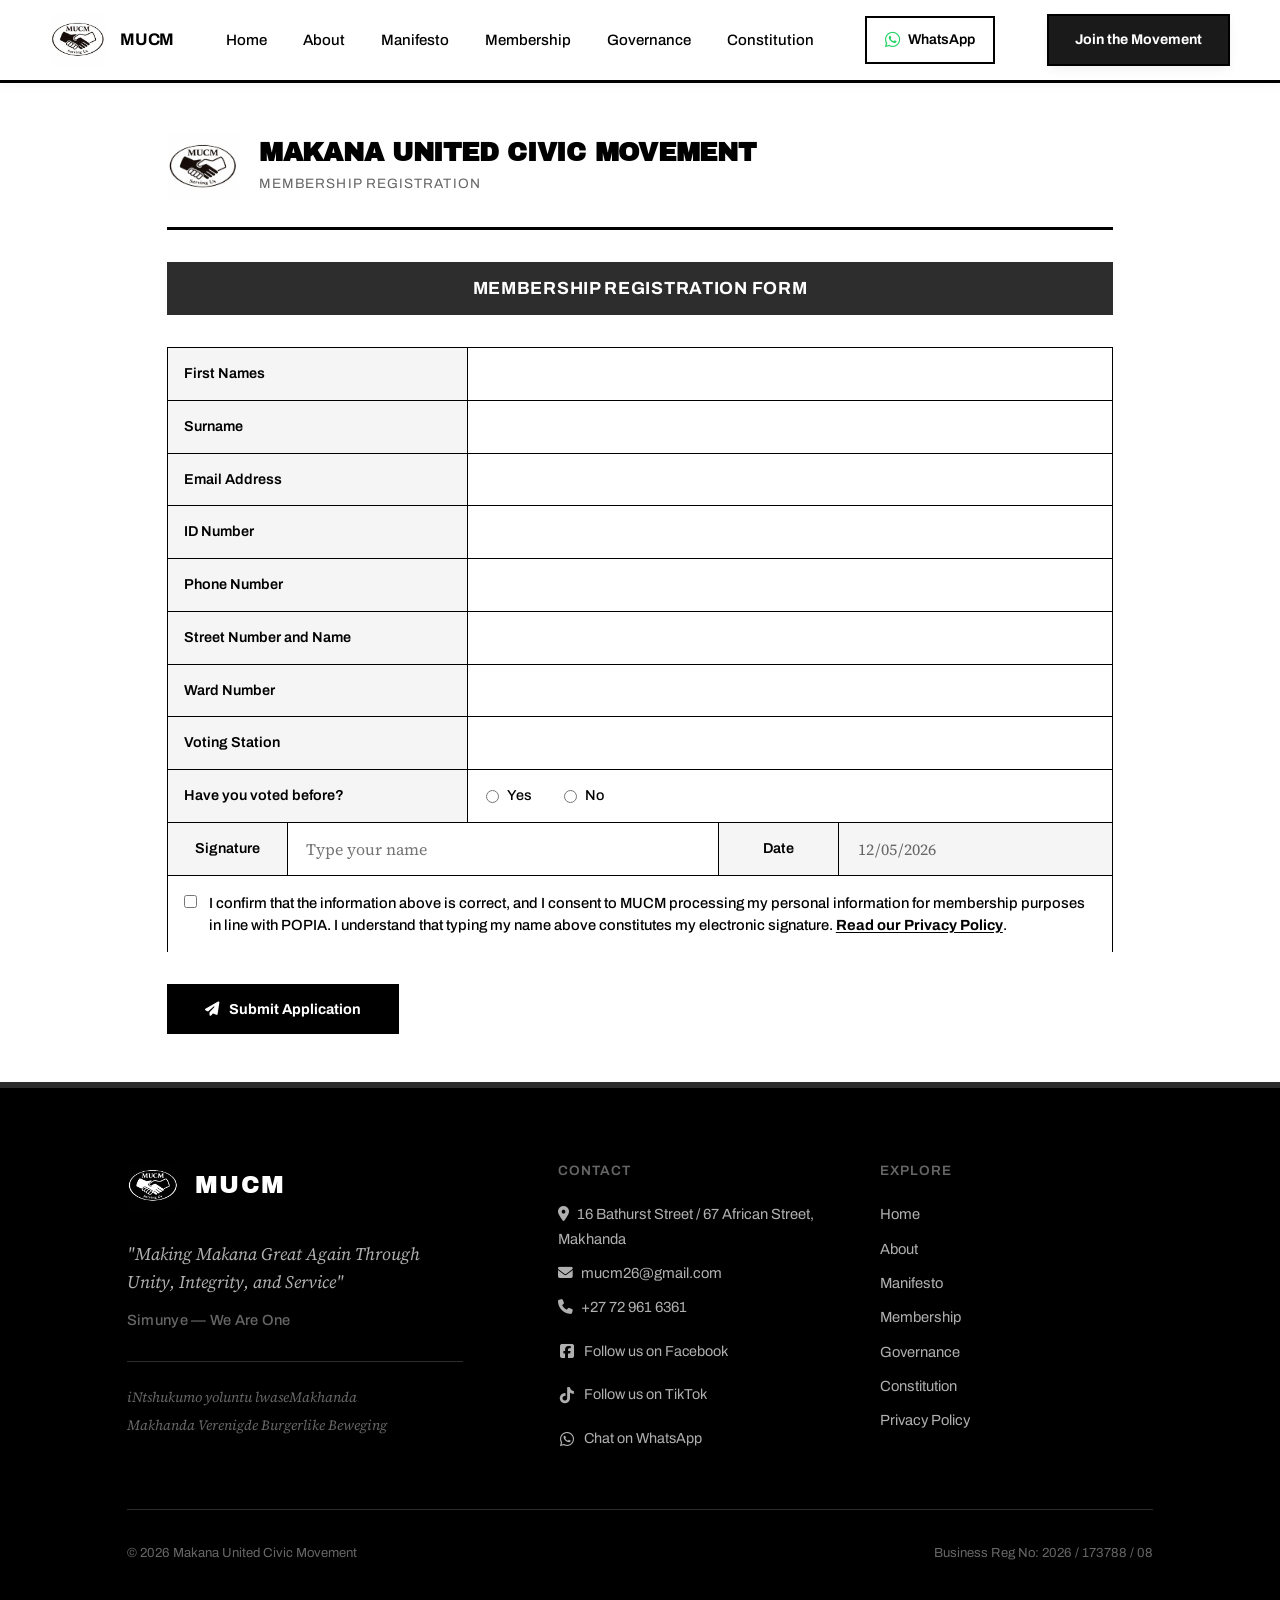
<file: membership-form.html>
<!DOCTYPE html>
<html lang="en">

<head>
  <meta charset="UTF-8">
  <meta name="viewport" content="width=device-width, initial-scale=1.0">
  <title>Membership Form · Makana United Civic Movement</title>
  <meta name="description" content="Register your details with the Makana United Civic Movement. Membership is open to every resident of Makhanda — no fee, no political test.">

  <!-- Open Graph -->
  <meta property="og:type" content="website">
  <meta property="og:title" content="Membership Form · Makana United Civic Movement">
  <meta property="og:description" content="Add your details to the MUCM register — so we can keep you informed about your ward and the movement.">
  <meta property="og:image" content="assets/membership-community.jpeg">
  <meta property="og:site_name" content="Makana United Civic Movement">
  <meta property="og:locale" content="en_ZA">

  <!-- Twitter Card -->
  <meta name="twitter:card" content="summary_large_image">
  <meta name="twitter:title" content="Membership Form · Makana United Civic Movement">
  <meta name="twitter:description" content="Add your details to the MUCM register — so we can keep you informed about your ward and the movement.">
  <meta name="twitter:image" content="assets/membership-community.jpeg">

  <link rel="preconnect" href="https://fonts.googleapis.com">
  <link rel="preconnect" href="https://fonts.gstatic.com" crossorigin>
  <link
    href="https://fonts.googleapis.com/css2?family=Archivo:wght@400;500;600;700&family=Archivo+Black&family=Source+Serif+4:ital,opsz,wght@0,8..60,400;0,8..60,600;1,8..60,400&display=swap"
    rel="stylesheet">
  <link rel="icon" type="image/png" href="assets/favicon1.jpg" sizes="192x192">
  <link rel="stylesheet" href="https://cdnjs.cloudflare.com/ajax/libs/font-awesome/6.4.0/css/all.min.css">
  <link rel="stylesheet" href="style.css">
<style>
/* ---------- MEMBERSHIP FORM SPECIFIC ---------- */

/* Page container */
.form-page {
  max-width: 1100px;
  margin: 0 auto;
  padding: 48px var(--edge);
  width: 100%;
  box-sizing: border-box;
}

.form-page form {
  width: 100%;
}

/* Header with logo */
.form-header {
  display: flex;
  align-items: center;
  gap: 20px;
  padding-bottom: 24px;
  border-bottom: 3px solid var(--black);
  margin-bottom: 32px;
  width: 100%;
}

.form-header img {
  width: 72px;
  height: 72px;
  object-fit: contain;
}

.form-header-text h1 {
  font-family: var(--font-display);
  font-size: 1.6rem;
  line-height: 1.1;
  text-transform: uppercase;
  letter-spacing: -0.01em;
  color: var(--black);
  margin: 0 0 6px;
}

.form-header-text p {
  font-family: var(--font-label);
  font-size: 0.85rem;
  letter-spacing: 0.08em;
  text-transform: uppercase;
  color: var(--grey-mid);
  margin: 0;
}

/* Form title bar */
.form-title {
  font-family: var(--font-label);
  font-weight: 700;
  font-size: 1.1rem;
  text-transform: uppercase;
  letter-spacing: 0.04em;
  background: var(--grey-dark);
  color: var(--white);
  text-align: center;
  padding: 12px 20px;
  margin-bottom: 32px;
}

/* Form rows */
.form-row {
  display: grid;
  grid-template-columns: 300px 1fr;
  align-items: stretch;
  border: 1px solid var(--black);
  border-bottom: none;
}

.form-row:last-of-type {
  border-bottom: 1px solid var(--black);
}

.form-row label {
  font-family: var(--font-label);
  font-weight: 600;
  font-size: 0.9rem;
  padding: 14px 16px;
  background: var(--grey-panel);
  border-right: 1px solid var(--black);
  display: flex;
  align-items: center;
  color: var(--black);
}

.form-row input,
.form-row select,
.form-row textarea {
  font-family: var(--font-body);
  font-size: 1rem;
  padding: 14px 18px;
  border: none;
  background: var(--white);
  color: var(--black);
  width: 100%;
  outline: none;
  box-sizing: border-box;
}

.form-row input:focus,
.form-row select:focus {
  background: #fafafa;
  box-shadow: inset 0 0 0 2px var(--black);
}

.form-row input[readonly] {
  background: var(--grey-panel);
  color: var(--grey-mid);
  cursor: not-allowed;
}

/* Consent link */
.form-row label a {
  color: var(--black);
  font-weight: 700;
  text-decoration: underline;
  text-underline-offset: 2px;
}

.form-row label a:hover {
  color: var(--grey-mid);
}

/* Yes/No radio row */
.form-row .radio-group {
  display: flex;
  gap: 32px;
  padding: 14px 18px;
  align-items: center;
}

.form-row .radio-group label {
  background: none;
  border: none;
  padding: 0;
  font-weight: 500;
  cursor: pointer;
  display: inline-flex;
  align-items: center;
  gap: 8px;
}

.form-row .radio-group input[type="radio"] {
  width: auto;
  accent-color: var(--black);
}

/* Signature + date row */
.form-row.split-half {
  grid-template-columns: 1.4fr 1fr;
}

.form-row.split-half > div {
  display: grid;
  grid-template-columns: 120px 1fr;
  align-items: stretch;
}

.form-row.split-half > div:first-child {
  border-right: 1px solid var(--black);
}

.form-row.split-half label {
  background: var(--grey-panel);
  border-right: 1px solid var(--black);
  justify-content: center;
}

.form-row.split-half input {
  border: none;
}

/* Submit button */
.form-actions {
  display: flex;
  gap: 16px;
  margin-top: 32px;
  flex-wrap: wrap;
}

.form-actions button {
  cursor: pointer;
  font-family: var(--font-label);
  font-weight: 700;
  font-size: 0.9rem;
  padding: 15px 36px;
  border: 2.5px solid var(--black);
  display: inline-flex;
  align-items: center;
  gap: 10px;
}

.form-actions .btn-submit {
  background: var(--black);
  color: var(--white);
}

.form-actions .btn-submit:hover {
  background: var(--soft-black);
}

/* ---------- MOBILE ---------- */
@media (max-width: 700px) {
  .form-page {
    padding: 32px 16px;
  }

  .form-header {
    flex-direction: column;
    text-align: center;
    gap: 16px;
  }

  .form-header-text h1 {
    font-size: 1.3rem;
  }

  .form-row {
    grid-template-columns: 1fr;
  }

  .form-row label {
    border-right: none;
    border-bottom: 1px solid var(--black);
  }

  .form-row .radio-group {
    padding: 14px 16px;
    gap: 24px;
  }

  .form-row.split-half {
    grid-template-columns: 1fr;
  }

  .form-row.split-half > div:first-child {
    border-right: none;
    border-bottom: 1px solid var(--black);
  }

  .form-actions {
    flex-direction: column;
  }

  .form-actions button {
    width: 100%;
    justify-content: center;
  }
}

/* ---------- PRINT ---------- */
@media print {
  header,
  footer,
  .form-actions {
    display: none !important;
  }

  body {
    background: white;
  }

  .form-page {
    padding: 0;
    max-width: 100%;
  }

  .form-header {
    border-bottom: 2px solid black;
  }

  .form-title {
    background: #ddd !important;
    color: black !important;
    -webkit-print-color-adjust: exact;
    print-color-adjust: exact;
  }

  .form-row label {
    background: #f0f0f0 !important;
    -webkit-print-color-adjust: exact;
    print-color-adjust: exact;
  }

  .form-row input,
  .form-row select {
    border: none !important;
    box-shadow: none !important;
  }
}
</style>
</head>

<body>

  <header>
    <div class="wrap nav-row">
      <div class="mark">
        <img src="assets/logo.jpeg" alt="MUCM logo">
        <span>MUCM</span>
      </div>
      <nav class="links">
        <a href="index.html">Home</a>
        <a href="about.html">About</a>
        <a href="manifesto.html">Manifesto</a>
        <a href="membership.html">Membership</a>
        <a href="governance.html">Governance</a>
        <a href="constitution.html">Constitution</a>
      </nav>

      <!-- WhatsApp quick contact -->
      <a href="https://wa.me/27729616361" target="_blank" rel="noopener" class="header-whatsapp" aria-label="Message MUCM on WhatsApp">
        <i class="fa-brands fa-whatsapp"></i>
        <span>WhatsApp</span>
      </a>

      <a href="membership.html#involved" class="nav-cta">Join the Movement</a>
      <button class="menu-btn" aria-label="Open menu"><span></span></button>
    </div>
  </header>

  <main>
    <div class="form-page">

      <div class="form-header">
        <img src="assets/logo.jpeg" alt="MUCM logo">
        <div class="form-header-text">
          <h1>Makana United Civic Movement</h1>
          <p>Membership Registration</p>
        </div>
      </div>

      <form action="https://formspree.io/f/xrpbegrb" method="POST">

        <!-- Formspree config -->
        <input type="hidden" name="_next" value="thank-you.html">
        <input type="hidden" name="_subject" value="New MUCM Membership Registration">

        <div class="form-title">Membership Registration Form</div>

        <div class="form-row">
          <label for="first-names">First Names</label>
          <input type="text" id="first-names" name="first_names" required>
        </div>

        <div class="form-row">
          <label for="surname">Surname</label>
          <input type="text" id="surname" name="surname" required>
        </div>

        <div class="form-row">
          <label for="email">Email Address</label>
          <input type="email" id="email" name="email" required>
        </div>

        <div class="form-row">
          <label for="id-number">ID Number</label>
          <input type="text" id="id-number" name="id_number" required>
        </div>

        <div class="form-row">
          <label for="phone">Phone Number</label>
          <input type="tel" id="phone" name="phone" required>
        </div>

        <div class="form-row">
          <label for="address">Street Number and Name</label>
          <input type="text" id="address" name="address" required>
        </div>

        <div class="form-row">
          <label for="ward">Ward Number</label>
          <input type="text" id="ward" name="ward" required>
        </div>

        <div class="form-row">
          <label for="voting-station">Voting Station</label>
          <input type="text" id="voting-station" name="voting_station">
        </div>

        <div class="form-row">
          <label>Have you voted before?</label>
          <div class="radio-group">
            <label><input type="radio" name="voted_before" value="Yes" required> Yes</label>
            <label><input type="radio" name="voted_before" value="No"> No</label>
          </div>
        </div>

        <div class="form-row split-half">
          <div>
            <label for="signature">Signature</label>
            <input type="text" id="signature" name="signature" placeholder="Type your name" required>
          </div>
          <div>
            <label for="date">Date</label>
            <input type="date" id="date" name="date" readonly required>
          </div>
        </div>

        <div class="form-row" style="grid-template-columns: 1fr;">
          <label
            style="background:var(--white); border-right:none; padding:16px; align-items:flex-start; gap:12px; display:flex; font-weight:500; font-size:0.92rem; line-height:1.5;">
            <input type="checkbox" name="consent" value="Agreed" required
              style="margin-top:3px; width:auto; accent-color:var(--black);">
            <span>I confirm that the information above is correct, and I consent to MUCM processing my personal
              information for membership purposes in line with POPIA. I understand that typing my name above constitutes
              my electronic signature. <a href="privacy.html" target="_blank">Read our Privacy Policy</a>.</span>
          </label>
        </div>

        <div class="form-actions">
          <button type="submit" class="btn-submit">
            <i class="fas fa-paper-plane"></i> Submit Application
          </button>
        </div>

      </form>

    </div>
  </main>

  <footer id="contact">
    <div class="wrap">
      <div class="footer-top">
        <div class="footer-brand-block">
          <div class="footer-brand">
            <img src="assets/logo.jpeg" alt="MUCM logo">
            <span>MUCM</span>
          </div>
          <div class="footer-taglines">
            <p class="footer-tagline-main">"Making Makana Great Again Through Unity, Integrity, and Service"</p>
            <p class="footer-tagline-sub">Simunye — We Are One</p>
          </div>
          <div class="footer-translations">
            <p><em>iNtshukumo yoluntu lwaseMakhanda</em></p>
            <p><em>Makhanda Verenigde Burgerlike Beweging</em></p>
          </div>
        </div>
        <div class="footer-col">
          <h4>Contact</h4>
          <p><i class="fas fa-map-marker-alt" style="margin-right:8px;"></i>16 Bathurst Street / 67 African Street,
            Makhanda</p>
          <a href="mailto:mucm26@gmail.com"><i class="fas fa-envelope"
              style="margin-right:8px;"></i>mucm26@gmail.com</a>
          <a href="tel:+27729616361"><i class="fas fa-phone" style="margin-right:8px;"></i>+27 72 961 6361</a>
          <div class="footer-social">
            <a href="https://www.facebook.com/profile.php?id=61592647917683" target="_blank" rel="noopener">
              <i class="fa-brands fa-square-facebook"></i> Follow us on Facebook
            </a>
            <a href="https://www.tiktok.com/@mucm88" target="_blank" rel="noopener">
              <i class="fa-brands fa-tiktok"></i> Follow us on TikTok
            </a>
            <a href="https://wa.me/27729616361" target="_blank" rel="noopener">
              <i class="fa-brands fa-whatsapp"></i> Chat on WhatsApp
            </a>
          </div>
        </div>
        <div class="footer-col">
          <h4>Explore</h4>
          <a href="index.html">Home</a>
          <a href="about.html">About</a>
          <a href="manifesto.html">Manifesto</a>
          <a href="membership.html">Membership</a>
          <a href="governance.html">Governance</a>
          <a href="constitution.html">Constitution</a>
          <a href="privacy.html">Privacy Policy</a>
        </div>
      </div>
      <div class="footer-bottom">
        <span>© 2026 Makana United Civic Movement</span>
        <span>Business Reg No: 2026 / 173788 / 08</span>
      </div>
    </div>
  </footer>

  <script>
    // Mobile menu + date lock
    document.addEventListener('DOMContentLoaded', function () {
      // Mobile menu toggle
      var menuBtn = document.querySelector('.menu-btn');
      var navLinks = document.querySelector('nav.links');
      if (menuBtn && navLinks) {
        menuBtn.addEventListener('click', function (e) {
          e.stopPropagation();
          navLinks.classList.toggle('open');
          menuBtn.classList.toggle('active');
        });
        navLinks.querySelectorAll('a').forEach(function (link) {
          link.addEventListener('click', function () {
            navLinks.classList.remove('open');
            menuBtn.classList.remove('active');
          });
        });
        document.addEventListener('click', function (e) {
          if (!e.target.closest('header')) {
            navLinks.classList.remove('open');
            menuBtn.classList.remove('active');
          }
        });
      }

      // Set today's date by default and lock it
      var dateInput = document.getElementById('date');
      if (dateInput) {
        var today = new Date();
        var year = today.getFullYear();
        var month = String(today.getMonth() + 1).padStart(2, '0');
        var day = String(today.getDate()).padStart(2, '0');
        dateInput.value = year + '-' + month + '-' + day;

        // Prevent any keyboard/mouse changes
        dateInput.addEventListener('keydown', function (e) { e.preventDefault(); });
        dateInput.addEventListener('mousedown', function (e) { e.preventDefault(); });
        dateInput.addEventListener('focus', function () { this.blur(); });
      }
    });
  </script>

</body>

</html>
</file>
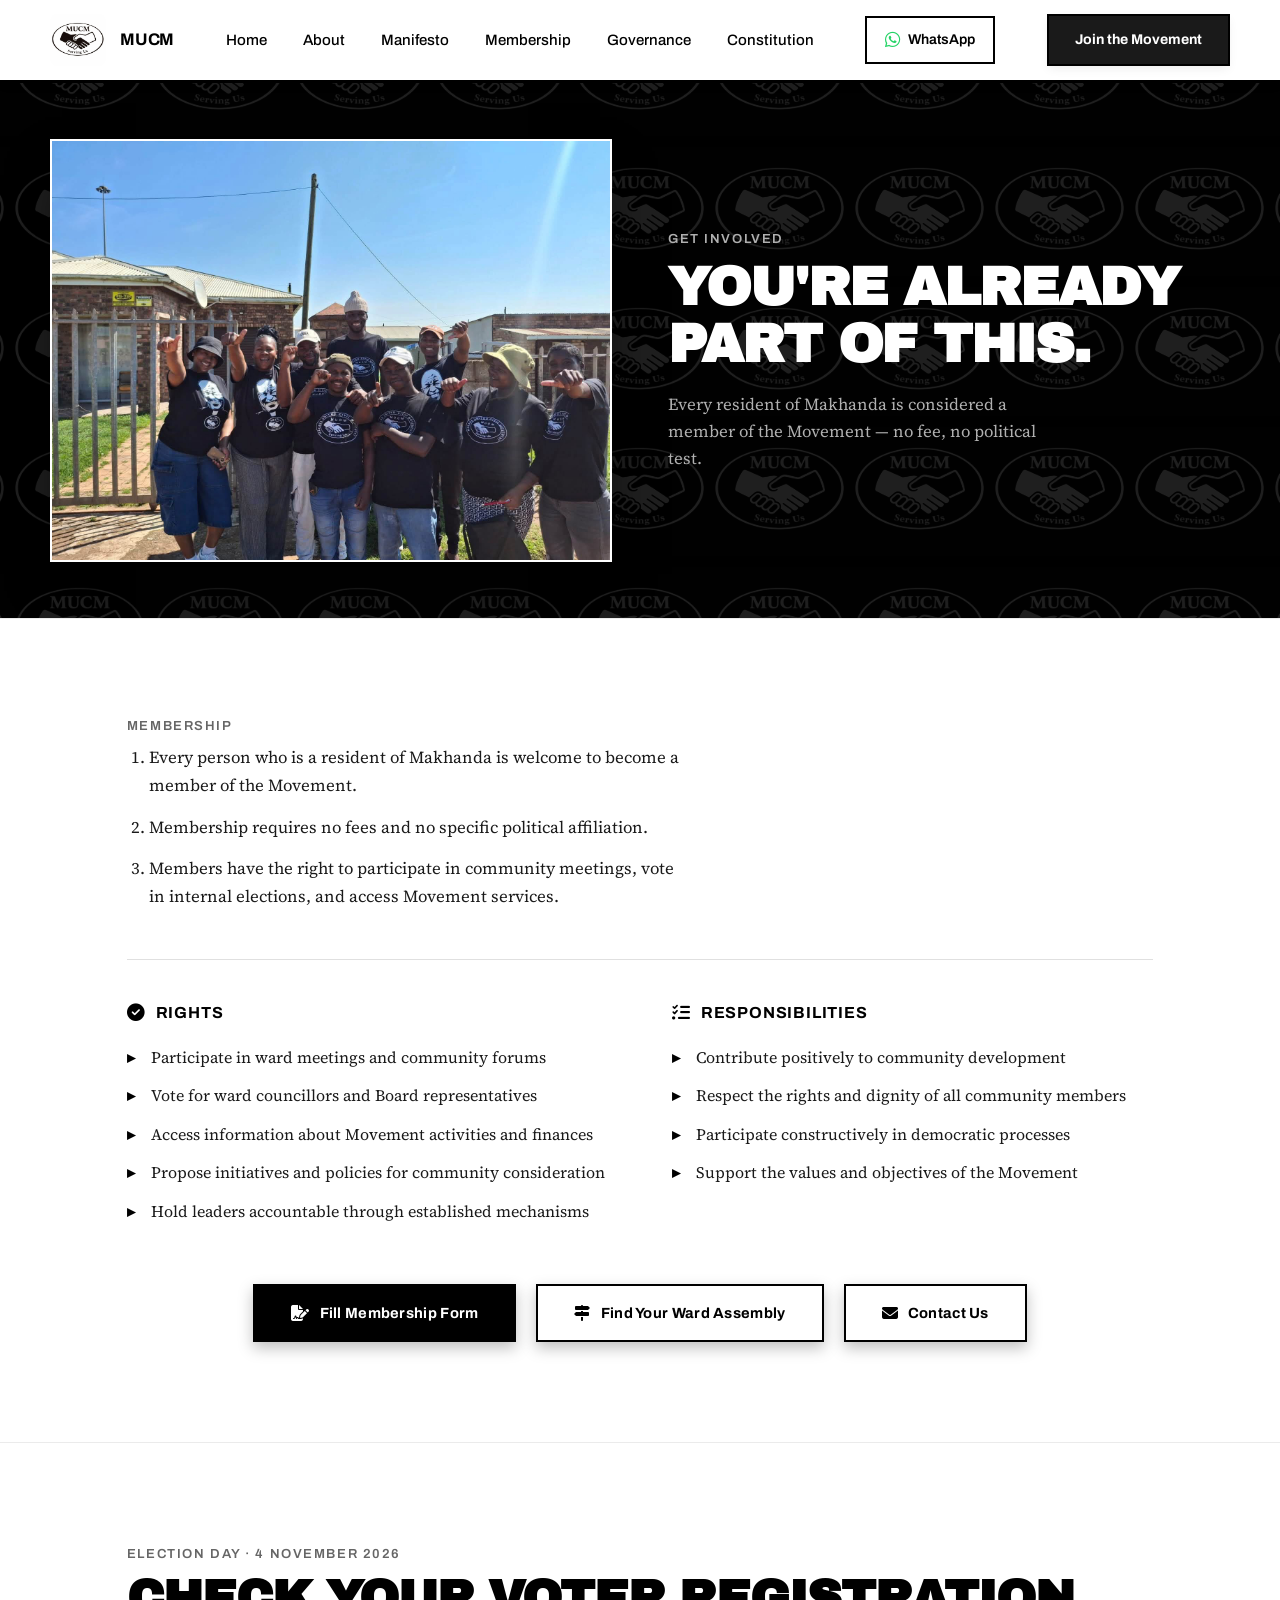
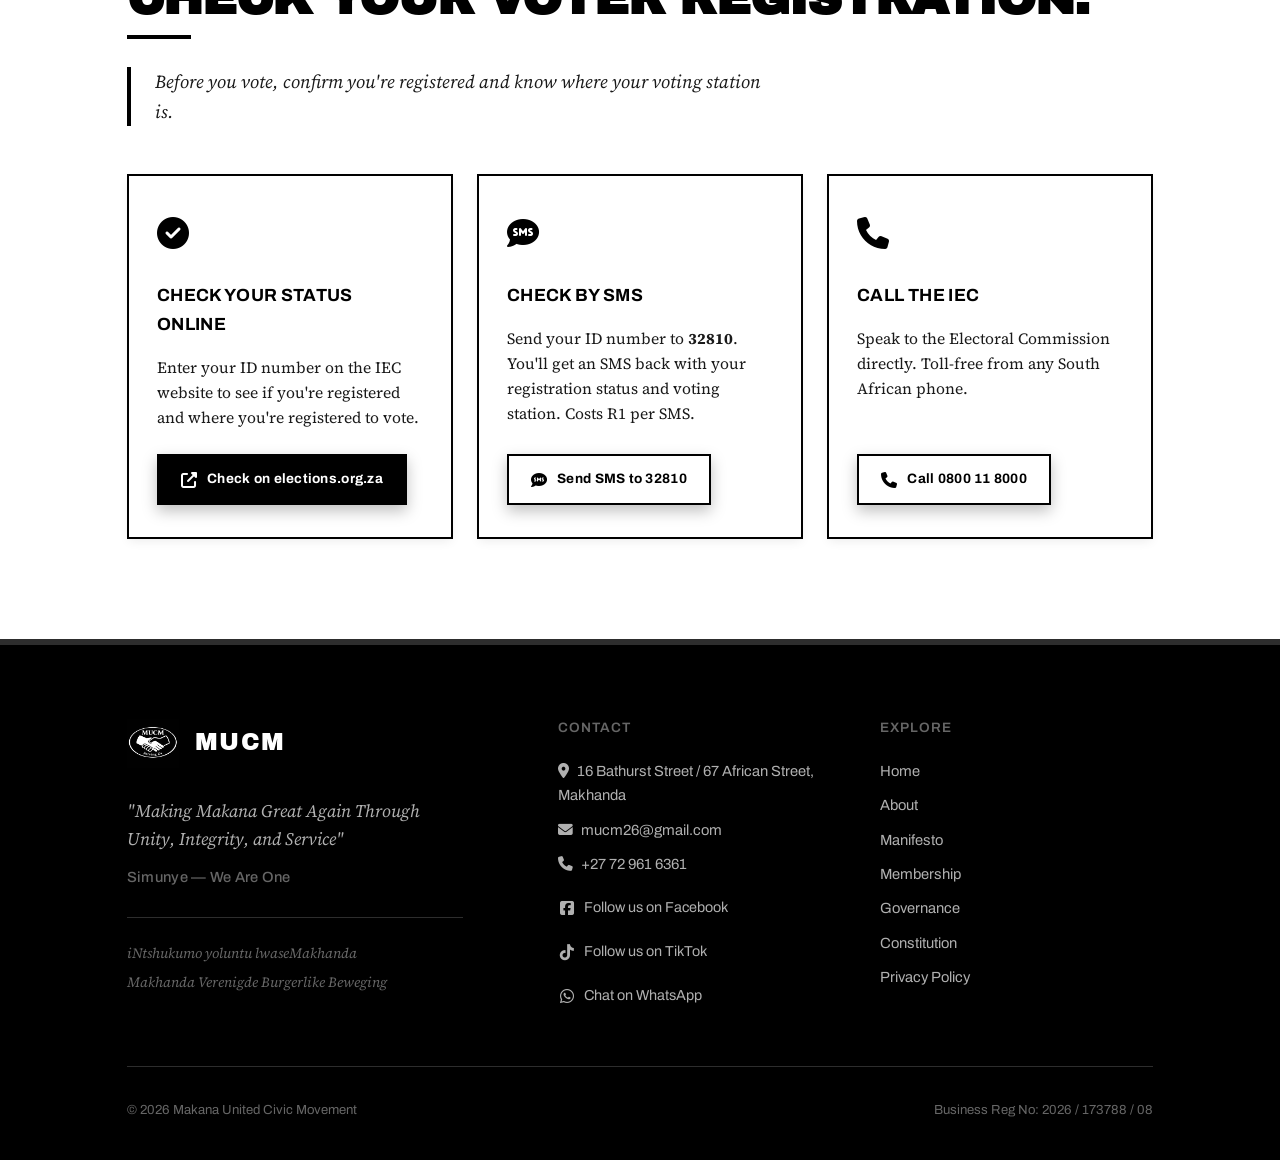
<file: membership.html>
<!DOCTYPE html>
<html lang="en">

<head>
    <meta charset="UTF-8">
    <meta name="viewport" content="width=device-width, initial-scale=1.0">
    <title>Membership · Makana United Civic Movement</title>
    <meta name="description" content="Every resident of Makhanda is a member of the Makana United Civic Movement — no fee, no political test. Check your voter registration and get involved.">

    <!-- Open Graph -->
    <meta property="og:type" content="website">
    <meta property="og:title" content="Membership · Makana United Civic Movement">
    <meta property="og:description" content="You're already part of this. No fee, no political test. Check your voter registration.">
    <meta property="og:image" content="assets/membership-community.jpeg">
    <meta property="og:site_name" content="Makana United Civic Movement">
    <meta property="og:locale" content="en_ZA">

    <!-- Twitter Card -->
    <meta name="twitter:card" content="summary_large_image">
    <meta name="twitter:title" content="Membership · Makana United Civic Movement">
    <meta name="twitter:description" content="You're already part of this. No fee, no political test. Check your voter registration.">
    <meta name="twitter:image" content="assets/membership-community.jpeg">

    <link rel="preconnect" href="https://fonts.googleapis.com">
    <link rel="preconnect" href="https://fonts.gstatic.com" crossorigin>
    <link
        href="https://fonts.googleapis.com/css2?family=Archivo:wght@400;500;600;700&family=Archivo+Black&family=Source+Serif+4:ital,opsz,wght@0,8..60,400;0,8..60,600;1,8..60,400&display=swap"
        rel="stylesheet">
    <link rel="icon" type="image/png" href="assets/favicon1.jpg" sizes="192x192">
    <link rel="stylesheet" href="https://cdnjs.cloudflare.com/ajax/libs/font-awesome/6.4.0/css/all.min.css">
    <link rel="stylesheet" href="style.css">
</head>

<body>

    <header>
        <div class="wrap nav-row">
            <div class="mark">
                <img src="assets/logo.jpeg" alt="MUCM logo">
                <span>MUCM</span>
            </div>
            <nav class="links">
                <a href="index.html">Home</a>
                <a href="about.html">About</a>
                <a href="manifesto.html">Manifesto</a>
                <a href="membership.html">Membership</a>
                <a href="governance.html">Governance</a>
                <a href="constitution.html">Constitution</a>
            </nav>

            <!-- WhatsApp quick contact -->
            <a href="https://wa.me/27729616361" target="_blank" rel="noopener" class="header-whatsapp" aria-label="Message MUCM on WhatsApp">
                <i class="fa-brands fa-whatsapp"></i>
                <span>WhatsApp</span>
            </a>

            <a href="membership.html#involved" class="nav-cta">Join the Movement</a>
            <button class="menu-btn" aria-label="Open menu"><span></span></button>
        </div>
    </header>

    <main id="top">

        <!-- MEMBERSHIP HERO -->
        <section class="board-hero">
            <div class="board-hero-inner">

                <figure class="board-hero-figure">
                    <img src="assets/membership-community.jpeg"
                        alt="Residents of Makhanda showing support for the Makana United Civic Movement">
                </figure>

                <div class="board-hero-copy">
                    <p class="kicker" style="color:var(--grey-light);">Get Involved</p>
                    <h1
                        style="font-family:var(--font-display); font-size:clamp(2rem,4.5vw,3.4rem); line-height:1.05; letter-spacing:-0.02em; text-transform:uppercase; color:var(--white); margin-bottom:20px;">
                        You're already part of this.</h1>
                    <p style="color:var(--grey-light); font-size:1.05rem; max-width:44ch; line-height:1.6;">Every
                        resident of Makhanda is considered a member of the Movement — no fee, no political test.</p>
                </div>

            </div>
        </section>

        <!-- MEMBERSHIP DETAILS -->
        <section class="rule-top involved" id="involved">
            <div class="wrap">

                <div class="membership-block">
                    <p class="kicker">Membership</p>
                    <ol class="membership-clauses">
                        <li>Every person who is a resident of Makhanda is welcome to become a member of the Movement.
                        </li>
                        <li>Membership requires no fees and no specific political affiliation.</li>
                        <li>Members have the right to participate in community meetings, vote in internal elections, and
                            access Movement services.</li>
                    </ol>
                </div>

                <div class="rr-grid">
                    <div class="rr-col">
                        <h3><i class="fas fa-check-circle"></i> Rights</h3>
                        <ul>
                            <li>Participate in ward meetings and community forums</li>
                            <li>Vote for ward councillors and Board representatives</li>
                            <li>Access information about Movement activities and finances</li>
                            <li>Propose initiatives and policies for community consideration</li>
                            <li>Hold leaders accountable through established mechanisms</li>
                        </ul>
                    </div>
                    <div class="rr-col">
                        <h3><i class="fas fa-tasks"></i> Responsibilities</h3>
                        <ul>
                            <li>Contribute positively to community development</li>
                            <li>Respect the rights and dignity of all community members</li>
                            <li>Participate constructively in democratic processes</li>
                            <li>Support the values and objectives of the Movement</li>
                        </ul>
                    </div>
                </div>

                <div class="involved-actions">
                    <a href="membership-form.html" class="btn btn-dark-solid">
                        <i class="fas fa-file-signature"></i> Fill Membership Form
                    </a>
                    <a href="governance.html#councillors" class="btn btn-dark">
                        <i class="fas fa-map-signs"></i> Find Your Ward Assembly
                    </a>
                    <a href="#contact" class="btn btn-dark">
                        <i class="fas fa-envelope"></i> Contact Us
                    </a>
                </div>
            </div>
        </section>

        <!-- VOTER REGISTRATION -->
        <section class="rule-top voter-section" id="voter">
            <div class="wrap">
                <p class="kicker">Election Day · 4 November 2026</p>
                <h2>Check your voter registration.</h2>
                <p class="lede">Before you vote, confirm you're registered and know where your voting station is.</p>

                <div class="voter-grid">

                    <div class="voter-card">
                        <div class="voter-card-icon">
                            <i class="fas fa-check-circle"></i>
                        </div>
                        <h3>Check your status online</h3>
                        <p>Enter your ID number on the IEC website to see if you're registered and where you're
                            registered to vote.</p>
                        <a href="https://www.elections.org.za/pw/Voter/Voter-Information" target="_blank" rel="noopener"
                            class="btn btn-dark-solid">
                            <i class="fas fa-external-link-alt"></i> Check on elections.org.za
                        </a>
                    </div>

                    <div class="voter-card">
                        <div class="voter-card-icon">
                            <i class="fas fa-sms"></i>
                        </div>
                        <h3>Check by SMS</h3>
                        <p>Send your ID number to <strong>32810</strong>. You'll get an SMS back with your registration
                            status and voting station. Costs R1 per SMS.</p>
                        <a href="sms:32810" class="btn btn-dark">
                            <i class="fas fa-sms"></i> Send SMS to 32810
                        </a>
                    </div>

                    <div class="voter-card">
                        <div class="voter-card-icon">
                            <i class="fas fa-phone"></i>
                        </div>
                        <h3>Call the IEC</h3>
                        <p>Speak to the Electoral Commission directly. Toll-free from any South African phone.</p>
                        <a href="tel:0800118000" class="btn btn-dark">
                            <i class="fas fa-phone"></i> Call 0800 11 8000
                        </a>
                    </div>

                </div>
            </div>
        </section>

    </main>

    <footer id="contact">
        <div class="wrap">
            <div class="footer-top">
                <div class="footer-brand-block">
                    <div class="footer-brand">
                        <img src="assets/logo.jpeg" alt="MUCM logo">
                        <span>MUCM</span>
                    </div>

                    <div class="footer-taglines">
                        <p class="footer-tagline-main">"Making Makana Great Again Through Unity, Integrity, and Service"</p>
                        <p class="footer-tagline-sub">Simunye — We Are One</p>
                    </div>

                    <div class="footer-translations">
                        <p><em>iNtshukumo yoluntu lwaseMakhanda</em></p>
                        <p><em>Makhanda Verenigde Burgerlike Beweging</em></p>
                    </div>
                </div>
                <div class="footer-col">
                    <h4>Contact</h4>
                    <p><i class="fas fa-map-marker-alt" style="margin-right:8px;"></i>16 Bathurst Street / 67 African
                        Street, Makhanda</p>
                    <a href="mailto:mucm26@gmail.com"><i class="fas fa-envelope"
                            style="margin-right:8px;"></i>mucm26@gmail.com</a>
                    <a href="tel:+27729616361"><i class="fas fa-phone" style="margin-right:8px;"></i>+27 72 961 6361</a>
                    <div class="footer-social">
                        <a href="https://www.facebook.com/profile.php?id=61592647917683" target="_blank" rel="noopener"
                            aria-label="MUCM on Facebook">
                            <i class="fa-brands fa-square-facebook"></i> Follow us on Facebook
                        </a>
                        <a href="https://www.tiktok.com/@mucm88" target="_blank" rel="noopener"
                            aria-label="MUCM on TikTok">
                            <i class="fa-brands fa-tiktok"></i> Follow us on TikTok
                        </a>
                        <a href="https://wa.me/27729616361" target="_blank" rel="noopener"
                            aria-label="MUCM on WhatsApp">
                            <i class="fa-brands fa-whatsapp"></i> Chat on WhatsApp
                        </a>
                    </div>
                </div>
                <div class="footer-col">
                    <h4>Explore</h4>
                    <a href="index.html">Home</a>
                    <a href="about.html">About</a>
                    <a href="manifesto.html">Manifesto</a>
                    <a href="membership.html">Membership</a>
                    <a href="governance.html">Governance</a>
                    <a href="constitution.html">Constitution</a>
                    <a href="privacy.html">Privacy Policy</a>
                </div>
            </div>
            <div class="footer-bottom">
                <span>© 2026 Makana United Civic Movement</span>
                <span>Business Reg No: 2026 / 173788 / 08</span>
            </div>
        </div>
    </footer>

</body>

<script>
    // Mobile menu toggle
    document.addEventListener('DOMContentLoaded', function () {
        var menuBtn = document.querySelector('.menu-btn');
        var navLinks = document.querySelector('nav.links');
        if (menuBtn && navLinks) {
            menuBtn.addEventListener('click', function () {
                navLinks.classList.toggle('open');
                menuBtn.classList.toggle('active');
            });

            // Close menu when a link is clicked
            navLinks.querySelectorAll('a').forEach(function (link) {
                link.addEventListener('click', function () {
                    navLinks.classList.remove('open');
                    menuBtn.classList.remove('active');
                });
            });

            // Close menu when clicking outside
            document.addEventListener('click', function (e) {
                if (!e.target.closest('header')) {
                    navLinks.classList.remove('open');
                    menuBtn.classList.remove('active');
                }
            });
        }
    });
</script>

</html>
</file>
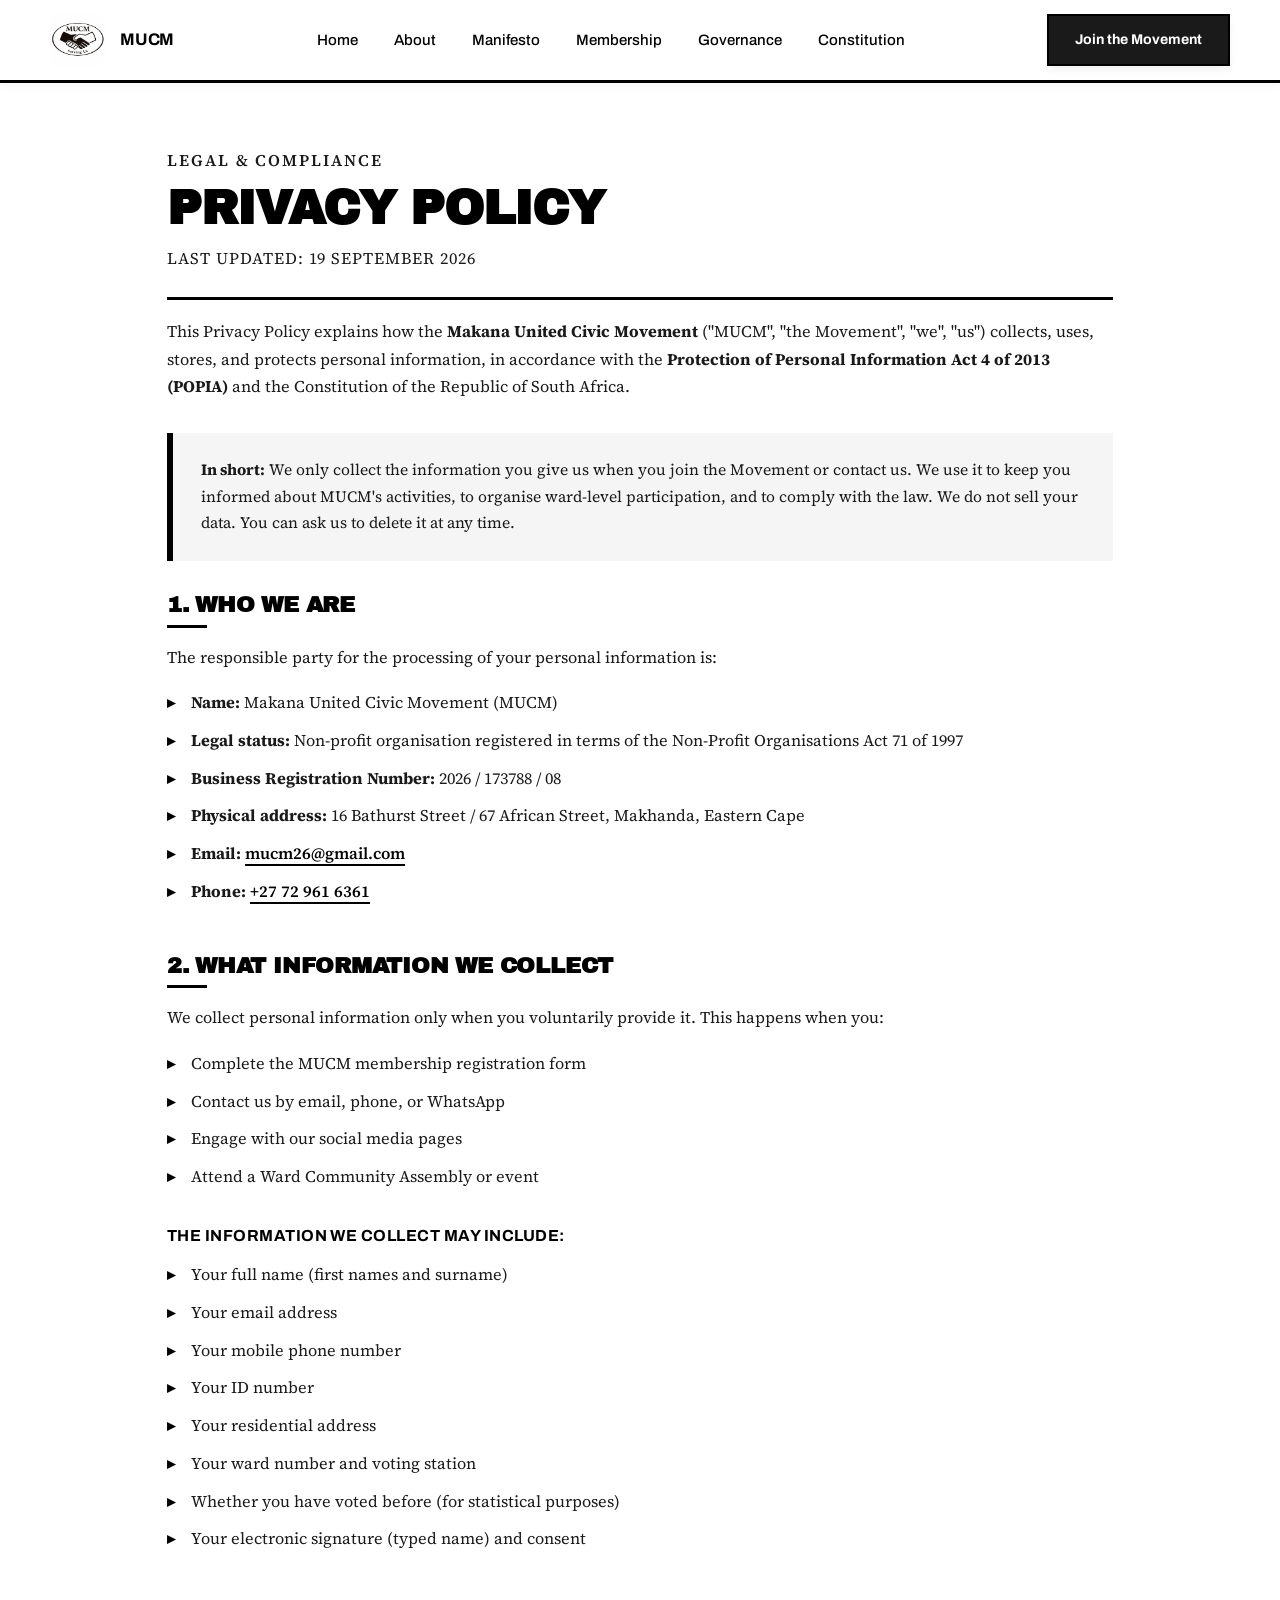
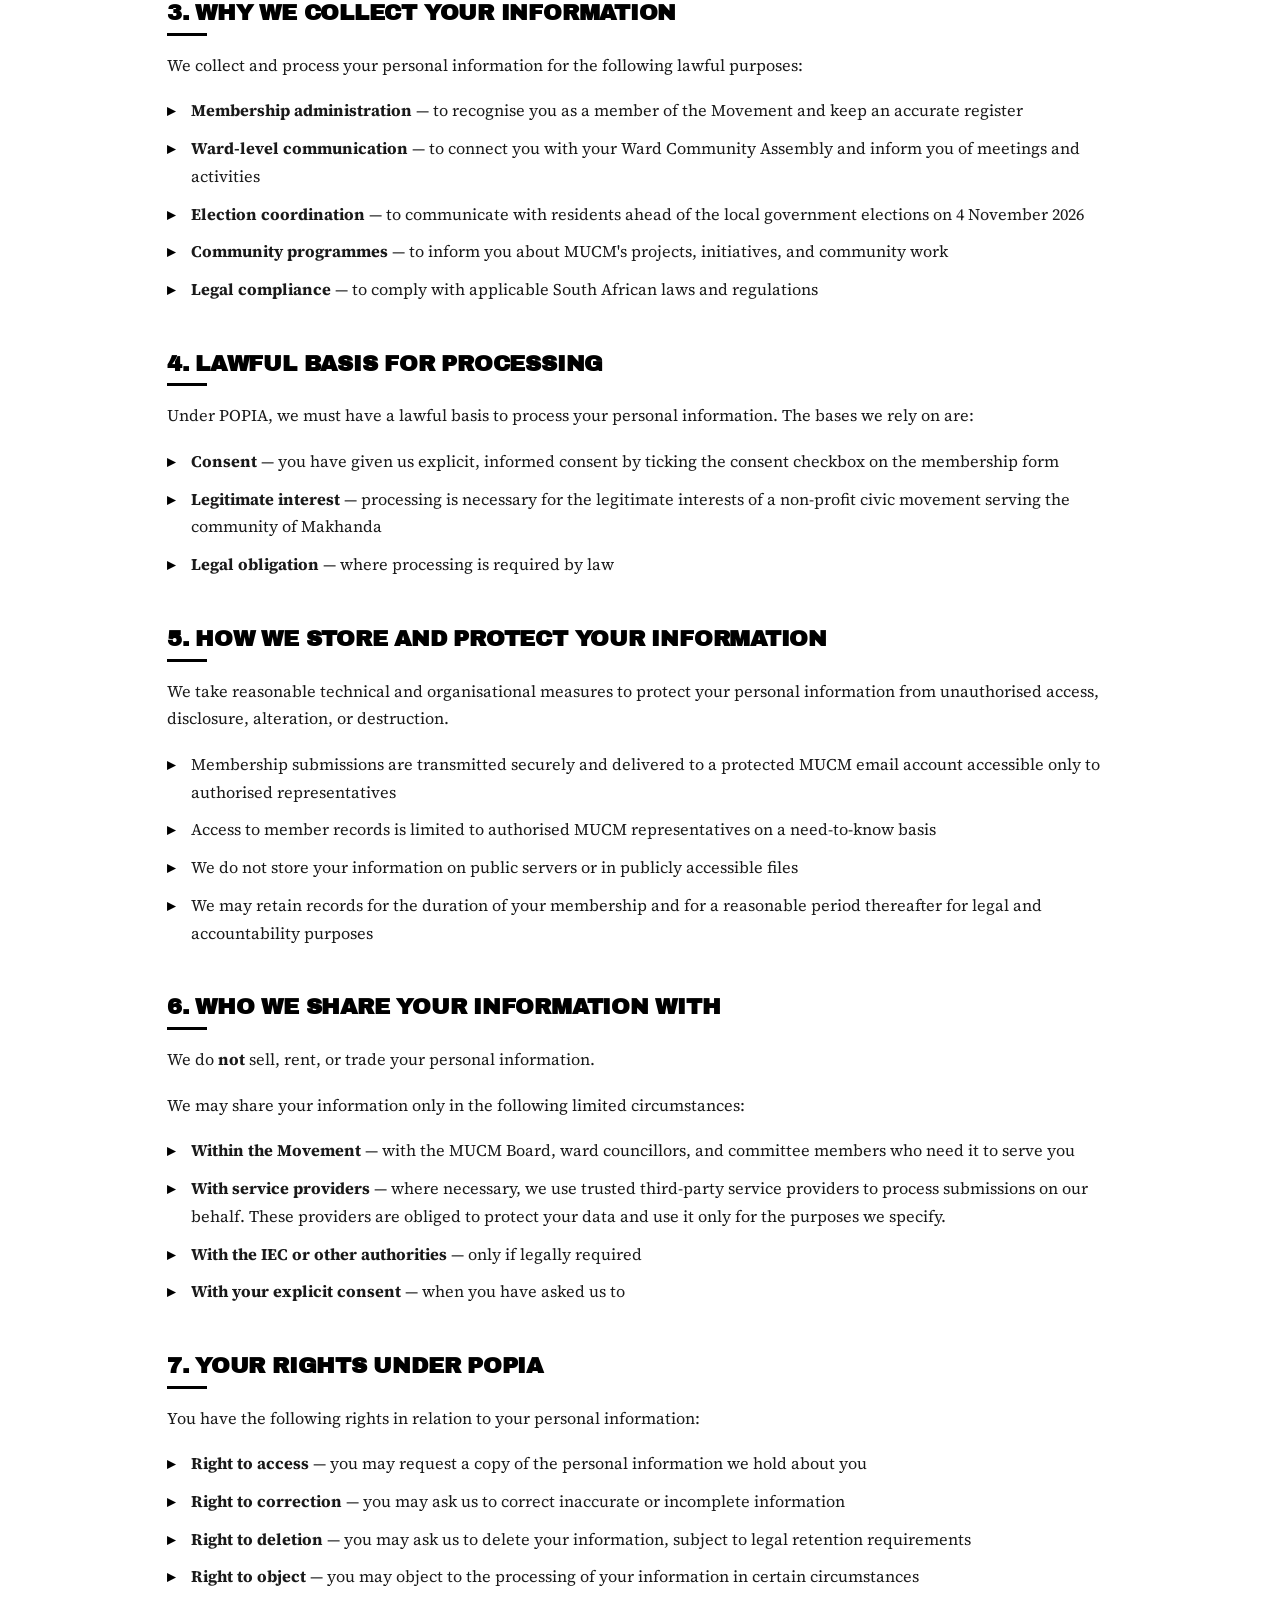
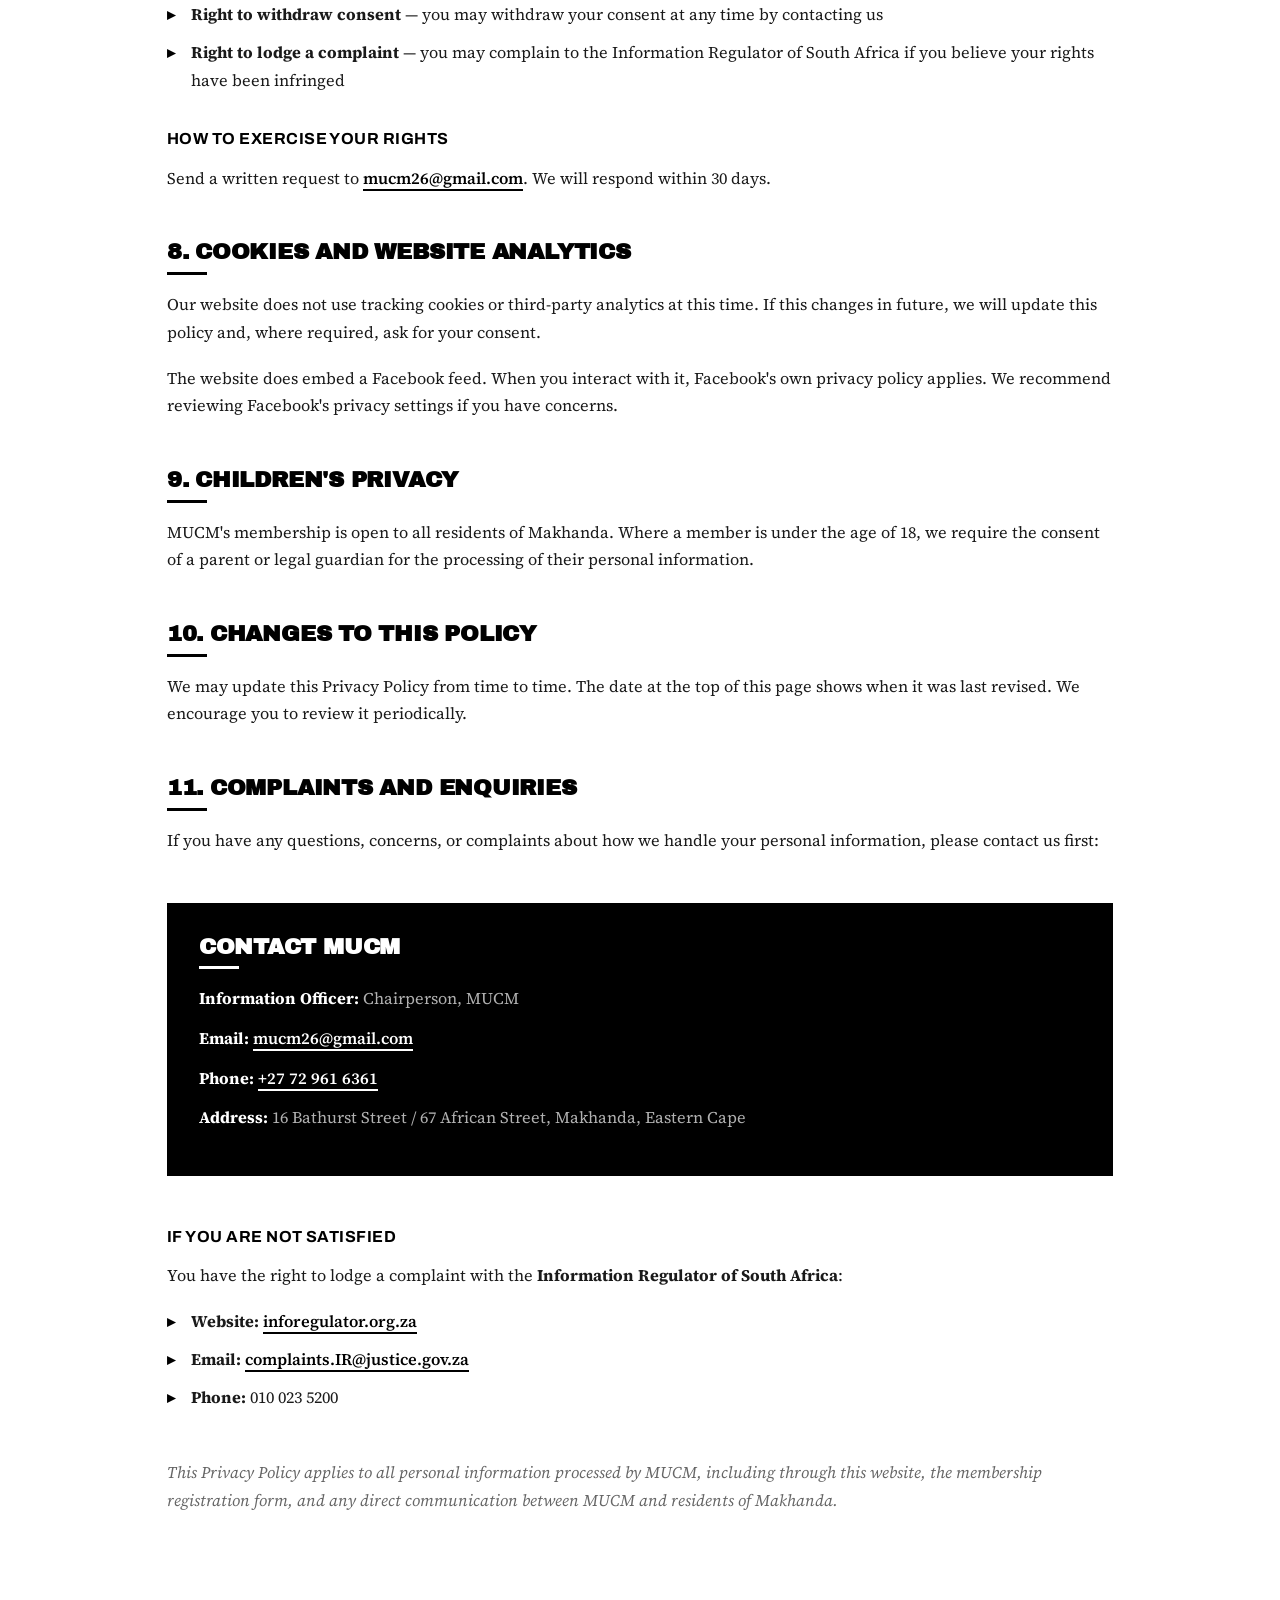
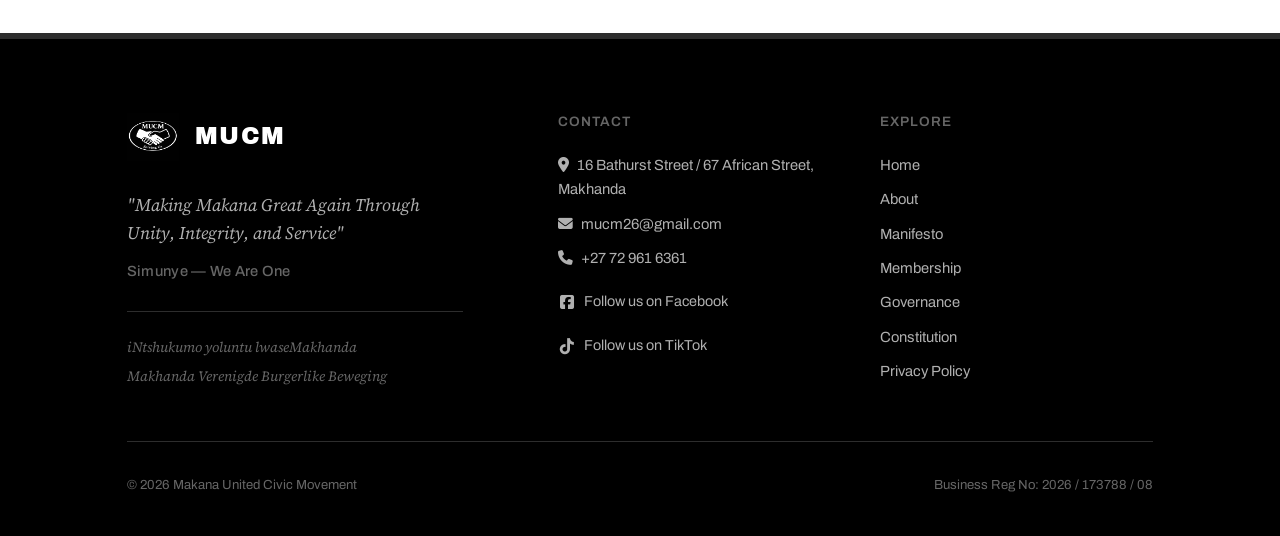
<file: privacy.html>
<!DOCTYPE html>
<html lang="en">

<head>
  <meta charset="UTF-8">
  <meta name="viewport" content="width=device-width, initial-scale=1.0">
  <title>Privacy Policy · Makana United Civic Movement</title>
  <link rel="preconnect" href="https://fonts.googleapis.com">
  <link rel="preconnect" href="https://fonts.gstatic.com" crossorigin>
  <link
    href="https://fonts.googleapis.com/css2?family=Archivo:wght@400;500;600;700&family=Archivo+Black&family=Source+Serif+4:ital,opsz,wght@0,8..60,400;0,8..60,600;1,8..60,400&display=swap"
    rel="stylesheet">
  <link rel="icon" type="image/png" href="assets/favicon1.jpg" sizes="192x192">
  <link rel="stylesheet" href="https://cdnjs.cloudflare.com/ajax/libs/font-awesome/6.4.0/css/all.min.css">
  <link rel="stylesheet" href="style.css">
  <style>
    /* ---------- PRIVACY POLICY PAGE ---------- */

    /* Remove any parent constraint */
    main {
      width: 100%;
      max-width: 100%;
      padding: 0;
    }

    .privacy-page {
      max-width: 1100px;
      margin: 0 auto;
      padding: 64px var(--edge) 100px;
      width: 100%;
      box-sizing: border-box;
    }

    .privacy-page .kicker {
      margin-bottom: 8px;
    }

    .privacy-page h1 {
      font-family: var(--font-display);
      font-size: clamp(2rem, 4.6vw, 3rem);
      line-height: 1.05;
      letter-spacing: -0.02em;
      text-transform: uppercase;
      color: var(--black);
      margin-bottom: 12px;
    }

    .privacy-meta {
      font-family: var(--font-label);
      font-size: 0.85rem;
      letter-spacing: 0.06em;
      text-transform: uppercase;
      color: var(--grey-mid);
      padding-bottom: 24px;
      border-bottom: 3px solid var(--black);
      margin-bottom: 40px;
    }

    .privacy-page h2 {
      font-family: var(--font-display);
      font-size: 1.4rem;
      line-height: 1.1;
      text-transform: uppercase;
      letter-spacing: -0.01em;
      color: var(--black);
      margin: 48px 0 16px;
      padding-bottom: 10px;
      position: relative;
    }

    .privacy-page h2::after {
      content: '';
      position: absolute;
      bottom: 0;
      left: 0;
      width: 40px;
      height: 3px;
      background: var(--black);
    }

    .privacy-page h2:first-of-type {
      margin-top: 0;
    }

    .privacy-page h3 {
      font-family: var(--font-label);
      font-weight: 700;
      font-size: 1rem;
      text-transform: uppercase;
      letter-spacing: 0.03em;
      color: var(--black);
      margin: 32px 0 12px;
    }

    .privacy-page p {
      font-family: var(--font-body);
      font-size: 1.02rem;
      line-height: 1.7;
      color: var(--soft-black);
      margin-bottom: 18px;
    }

    .privacy-page ul {
      margin: 0 0 18px 0;
      padding-left: 0;
      list-style: none;
    }

    .privacy-page ul li {
      font-family: var(--font-body);
      font-size: 1.02rem;
      line-height: 1.7;
      color: var(--soft-black);
      margin-bottom: 10px;
      padding-left: 24px;
      position: relative;
    }

    .privacy-page ul li::before {
      content: '▸';
      position: absolute;
      left: 0;
      color: var(--black);
      font-weight: 700;
    }

    .privacy-page a {
      color: var(--black);
      font-weight: 600;
      border-bottom: 2px solid var(--black);
      text-decoration: none;
    }

    .privacy-page a:hover {
      color: var(--grey-mid);
      border-bottom-color: var(--grey-mid);
    }

    .privacy-note {
      background: var(--grey-panel);
      border-left: 6px solid var(--black);
      padding: 24px 28px;
      margin: 32px 0;
    }

    .privacy-note p {
      margin: 0;
      font-size: 0.98rem;
    }

    .privacy-contact {
      background: var(--black);
      color: var(--white);
      padding: 32px 32px;
      margin: 48px 0 0;
    }

    .privacy-contact h2 {
      color: var(--white);
      margin-top: 0;
    }

    .privacy-contact h2::after {
      background: var(--white);
    }

    .privacy-contact p {
      color: var(--grey-light);
      margin-bottom: 12px;
    }

    .privacy-contact strong {
      color: var(--white);
    }

    @media (max-width: 700px) {
      .privacy-page {
        padding: 40px 16px 72px;
      }

      .privacy-page h1 {
        font-size: 1.8rem;
      }

      .privacy-page h2 {
        font-size: 1.2rem;
      }

      .privacy-page p,
      .privacy-page ul li {
        font-size: 0.98rem;
      }

      .privacy-note,
      .privacy-contact {
        padding: 20px 20px;
      }
    }
  </style>
</head>

<body>

  <header>
    <div class="wrap nav-row">
      <div class="mark">
        <img src="assets/logo.jpeg" alt="MUCM logo">
        <span>MUCM</span>
      </div>
      <nav class="links">
        <a href="index.html">Home</a>
        <a href="about.html">About</a>
        <a href="manifesto.html">Manifesto</a>
        <a href="membership.html">Membership</a>
        <a href="governance.html">Governance</a>
        <a href="constitution.html">Constitution</a>
      </nav>
      <a href="membership.html#involved" class="nav-cta">Join the Movement</a>
      <button class="menu-btn" aria-label="Open menu"><span></span></button>
    </div>
  </header>

  <main>
    <div class="privacy-page">

      <p class="kicker">Legal &amp; Compliance</p>
      <h1>Privacy Policy</h1>
      <p class="privacy-meta">Last updated: 19 September 2026</p>

      <p>This Privacy Policy explains how the <strong>Makana United Civic Movement</strong> ("MUCM", "the Movement", "we", "us") collects, uses, stores, and protects personal information, in accordance with the <strong>Protection of Personal Information Act 4 of 2013 (POPIA)</strong> and the Constitution of the Republic of South Africa.</p>

      <div class="privacy-note">
        <p><strong>In short:</strong> We only collect the information you give us when you join the Movement or contact us. We use it to keep you informed about MUCM's activities, to organise ward-level participation, and to comply with the law. We do not sell your data. You can ask us to delete it at any time.</p>
      </div>

      <h2>1. Who We Are</h2>
      <p>The responsible party for the processing of your personal information is:</p>
      <ul>
        <li><strong>Name:</strong> Makana United Civic Movement (MUCM)</li>
        <li><strong>Legal status:</strong> Non-profit organisation registered in terms of the Non-Profit Organisations Act 71 of 1997</li>
        <li><strong>Business Registration Number:</strong> 2026 / 173788 / 08</li>
        <li><strong>Physical address:</strong> 16 Bathurst Street / 67 African Street, Makhanda, Eastern Cape</li>
        <li><strong>Email:</strong> <a href="mailto:mucm26@gmail.com">mucm26@gmail.com</a></li>
        <li><strong>Phone:</strong> <a href="tel:+27729616361">+27 72 961 6361</a></li>
      </ul>

      <h2>2. What Information We Collect</h2>
      <p>We collect personal information only when you voluntarily provide it. This happens when you:</p>
      <ul>
        <li>Complete the MUCM membership registration form</li>
        <li>Contact us by email, phone, or WhatsApp</li>
        <li>Engage with our social media pages</li>
        <li>Attend a Ward Community Assembly or event</li>
      </ul>

      <h3>The information we collect may include:</h3>
      <ul>
        <li>Your full name (first names and surname)</li>
        <li>Your email address</li>
        <li>Your mobile phone number</li>
        <li>Your ID number</li>
        <li>Your residential address</li>
        <li>Your ward number and voting station</li>
        <li>Whether you have voted before (for statistical purposes)</li>
        <li>Your electronic signature (typed name) and consent</li>
      </ul>

      <h2>3. Why We Collect Your Information</h2>
      <p>We collect and process your personal information for the following lawful purposes:</p>
      <ul>
        <li><strong>Membership administration</strong> — to recognise you as a member of the Movement and keep an accurate register</li>
        <li><strong>Ward-level communication</strong> — to connect you with your Ward Community Assembly and inform you of meetings and activities</li>
        <li><strong>Election coordination</strong> — to communicate with residents ahead of the local government elections on 4 November 2026</li>
        <li><strong>Community programmes</strong> — to inform you about MUCM's projects, initiatives, and community work</li>
        <li><strong>Legal compliance</strong> — to comply with applicable South African laws and regulations</li>
      </ul>

      <h2>4. Lawful Basis for Processing</h2>
      <p>Under POPIA, we must have a lawful basis to process your personal information. The bases we rely on are:</p>
      <ul>
        <li><strong>Consent</strong> — you have given us explicit, informed consent by ticking the consent checkbox on the membership form</li>
        <li><strong>Legitimate interest</strong> — processing is necessary for the legitimate interests of a non-profit civic movement serving the community of Makhanda</li>
        <li><strong>Legal obligation</strong> — where processing is required by law</li>
      </ul>

      <h2>5. How We Store and Protect Your Information</h2>
      <p>We take reasonable technical and organisational measures to protect your personal information from unauthorised access, disclosure, alteration, or destruction.</p>
      <ul>
        <li>Membership submissions are transmitted securely and delivered to a protected MUCM email account accessible only to authorised representatives</li>
        <li>Access to member records is limited to authorised MUCM representatives on a need-to-know basis</li>
        <li>We do not store your information on public servers or in publicly accessible files</li>
        <li>We may retain records for the duration of your membership and for a reasonable period thereafter for legal and accountability purposes</li>
      </ul>

      <h2>6. Who We Share Your Information With</h2>
      <p>We do <strong>not</strong> sell, rent, or trade your personal information.</p>
      <p>We may share your information only in the following limited circumstances:</p>
      <ul>
        <li><strong>Within the Movement</strong> — with the MUCM Board, ward councillors, and committee members who need it to serve you</li>
        <li><strong>With service providers</strong> — where necessary, we use trusted third-party service providers to process submissions on our behalf. These providers are obliged to protect your data and use it only for the purposes we specify.</li>
        <li><strong>With the IEC or other authorities</strong> — only if legally required</li>
        <li><strong>With your explicit consent</strong> — when you have asked us to</li>
      </ul>

      <h2>7. Your Rights Under POPIA</h2>
      <p>You have the following rights in relation to your personal information:</p>
      <ul>
        <li><strong>Right to access</strong> — you may request a copy of the personal information we hold about you</li>
        <li><strong>Right to correction</strong> — you may ask us to correct inaccurate or incomplete information</li>
        <li><strong>Right to deletion</strong> — you may ask us to delete your information, subject to legal retention requirements</li>
        <li><strong>Right to object</strong> — you may object to the processing of your information in certain circumstances</li>
        <li><strong>Right to withdraw consent</strong> — you may withdraw your consent at any time by contacting us</li>
        <li><strong>Right to lodge a complaint</strong> — you may complain to the Information Regulator of South Africa if you believe your rights have been infringed</li>
      </ul>

      <h3>How to exercise your rights</h3>
      <p>Send a written request to <a href="mailto:mucm26@gmail.com">mucm26@gmail.com</a>. We will respond within 30 days.</p>

      <h2>8. Cookies and Website Analytics</h2>
      <p>Our website does not use tracking cookies or third-party analytics at this time. If this changes in future, we will update this policy and, where required, ask for your consent.</p>
      <p>The website does embed a Facebook feed. When you interact with it, Facebook's own privacy policy applies. We recommend reviewing Facebook's privacy settings if you have concerns.</p>

      <h2>9. Children's Privacy</h2>
      <p>MUCM's membership is open to all residents of Makhanda. Where a member is under the age of 18, we require the consent of a parent or legal guardian for the processing of their personal information.</p>

      <h2>10. Changes to This Policy</h2>
      <p>We may update this Privacy Policy from time to time. The date at the top of this page shows when it was last revised. We encourage you to review it periodically.</p>

      <h2>11. Complaints and Enquiries</h2>
      <p>If you have any questions, concerns, or complaints about how we handle your personal information, please contact us first:</p>

      <div class="privacy-contact">
        <h2>Contact MUCM</h2>
        <p><strong>Information Officer:</strong> Chairperson, MUCM</p>
        <p><strong>Email:</strong> <a href="mailto:mucm26@gmail.com" style="color: var(--white); border-bottom-color: var(--white);">mucm26@gmail.com</a></p>
        <p><strong>Phone:</strong> <a href="tel:+27729616361" style="color: var(--white); border-bottom-color: var(--white);">+27 72 961 6361</a></p>
        <p><strong>Address:</strong> 16 Bathurst Street / 67 African Street, Makhanda, Eastern Cape</p>
      </div>

      <h3 style="margin-top: 48px;">If you are not satisfied</h3>
      <p>You have the right to lodge a complaint with the <strong>Information Regulator of South Africa</strong>:</p>
      <ul>
        <li><strong>Website:</strong> <a href="https://inforegulator.org.za" target="_blank" rel="noopener">inforegulator.org.za</a></li>
        <li><strong>Email:</strong> <a href="mailto:complaints.IR@justice.gov.za">complaints.IR@justice.gov.za</a></li>
        <li><strong>Phone:</strong> 010 023 5200</li>
      </ul>

      <p style="margin-top: 48px; font-style: italic; color: var(--grey-mid);">This Privacy Policy applies to all personal information processed by MUCM, including through this website, the membership registration form, and any direct communication between MUCM and residents of Makhanda.</p>

    </div>
  </main>

  <footer id="contact">
    <div class="wrap">
      <div class="footer-top">
        <div class="footer-brand-block">
          <div class="footer-brand">
            <img src="assets/logo.jpeg" alt="MUCM logo">
            <span>MUCM</span>
          </div>
          <div class="footer-taglines">
            <p class="footer-tagline-main">"Making Makana Great Again Through Unity, Integrity, and Service"</p>
            <p class="footer-tagline-sub">Simunye — We Are One</p>
          </div>
          <div class="footer-translations">
            <p><em>iNtshukumo yoluntu lwaseMakhanda</em></p>
            <p><em>Makhanda Verenigde Burgerlike Beweging</em></p>
          </div>
        </div>
        <div class="footer-col">
          <h4>Contact</h4>
          <p><i class="fas fa-map-marker-alt" style="margin-right:8px;"></i>16 Bathurst Street / 67 African Street, Makhanda</p>
          <a href="mailto:mucm26@gmail.com"><i class="fas fa-envelope" style="margin-right:8px;"></i>mucm26@gmail.com</a>
          <a href="tel:+27729616361"><i class="fas fa-phone" style="margin-right:8px;"></i>+27 72 961 6361</a>
          <div class="footer-social">
            <a href="https://www.facebook.com/profile.php?id=61592647917683" target="_blank" rel="noopener">
              <i class="fa-brands fa-square-facebook"></i> Follow us on Facebook
            </a>
            <a href="https://www.tiktok.com/@mucm88" target="_blank" rel="noopener">
              <i class="fa-brands fa-tiktok"></i> Follow us on TikTok
            </a>
          </div>
        </div>
        <div class="footer-col">
          <h4>Explore</h4>
          <a href="index.html">Home</a>
          <a href="about.html">About</a>
          <a href="manifesto.html">Manifesto</a>
          <a href="membership.html">Membership</a>
          <a href="governance.html">Governance</a>
          <a href="constitution.html">Constitution</a>
          <a href="privacy.html">Privacy Policy</a>
        </div>
      </div>
      <div class="footer-bottom">
        <span>© 2026 Makana United Civic Movement</span>
        <span>Business Reg No: 2026 / 173788 / 08</span>
      </div>
    </div>
  </footer>

  <script>
    document.addEventListener('DOMContentLoaded', function () {
      var menuBtn = document.querySelector('.menu-btn');
      var navLinks = document.querySelector('nav.links');
      if (menuBtn && navLinks) {
        menuBtn.addEventListener('click', function (e) {
          e.stopPropagation();
          navLinks.classList.toggle('open');
          menuBtn.classList.toggle('active');
        });
        navLinks.querySelectorAll('a').forEach(function (link) {
          link.addEventListener('click', function () {
            navLinks.classList.remove('open');
            menuBtn.classList.remove('active');
          });
        });
        document.addEventListener('click', function (e) {
          if (!e.target.closest('header')) {
            navLinks.classList.remove('open');
            menuBtn.classList.remove('active');
          }
        });
      }
    });
  </script>

</body>

</html>
</file>
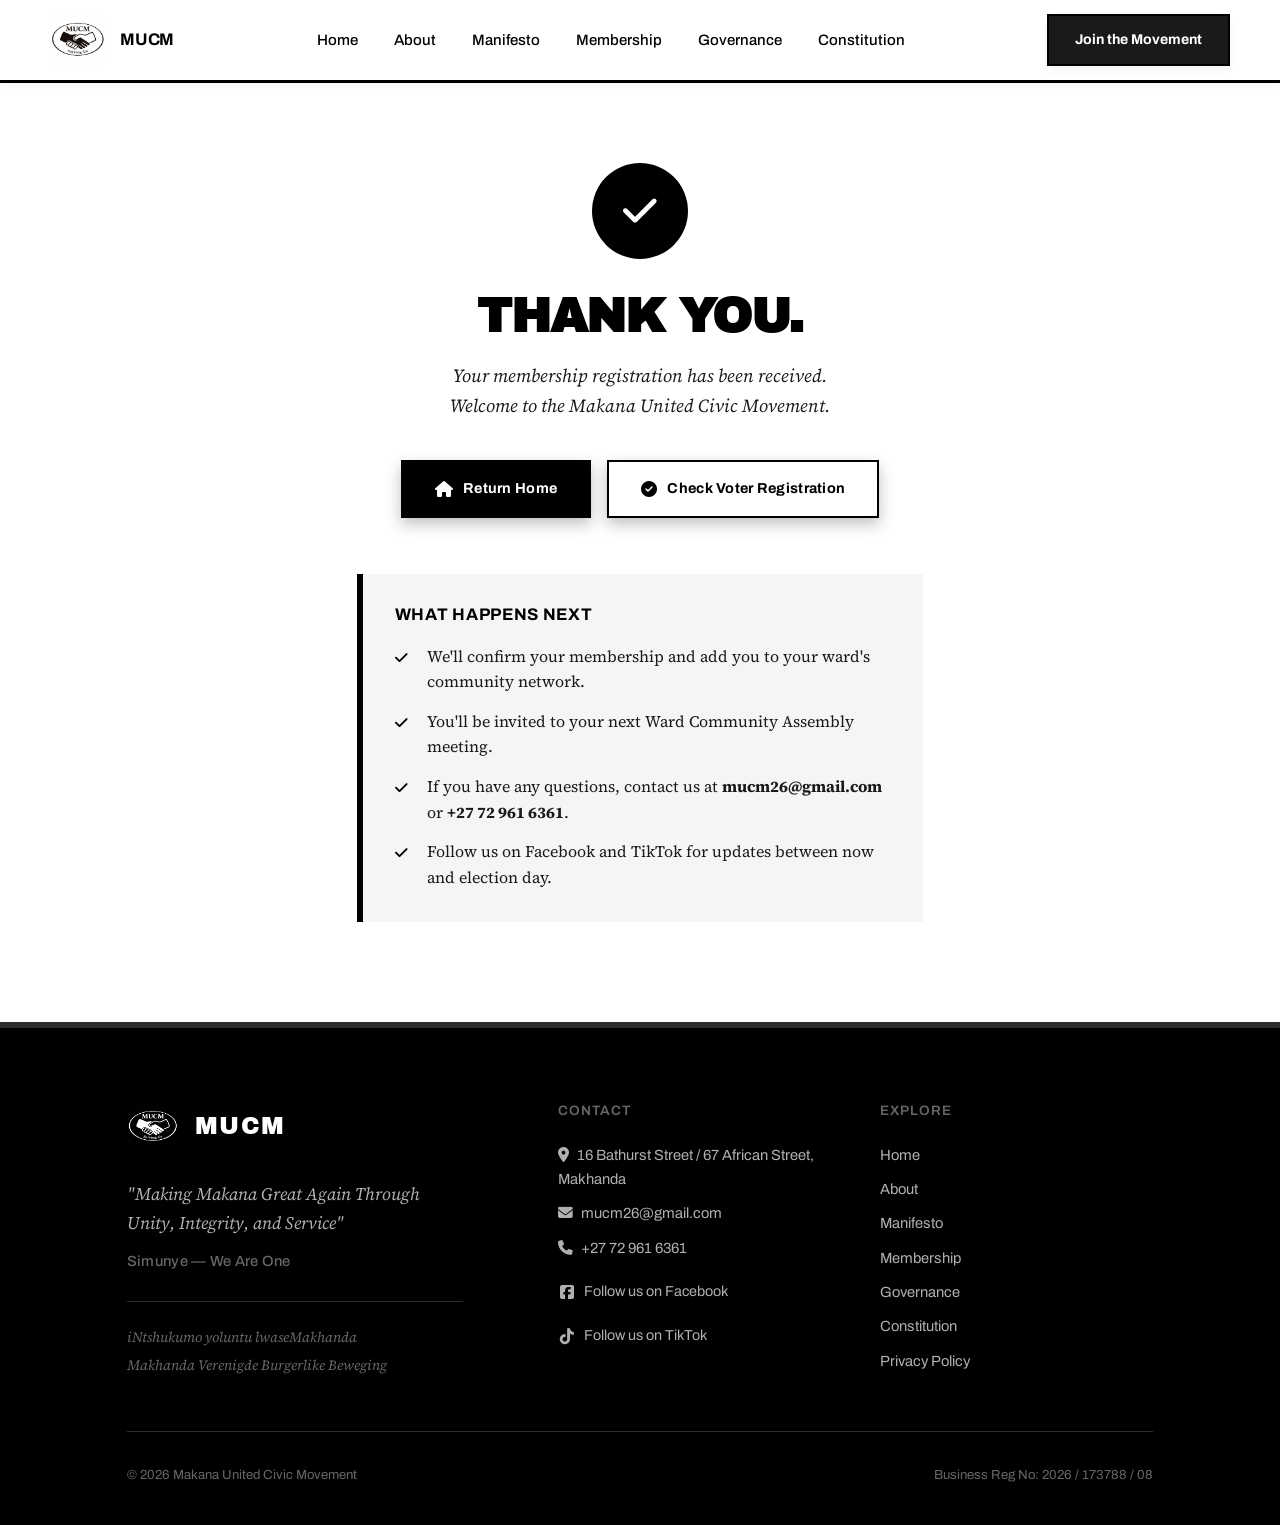
<file: thank-you.html>
<!DOCTYPE html>
<html lang="en">

<head>
  <meta charset="UTF-8">
  <meta name="viewport" content="width=device-width, initial-scale=1.0">
  <title>Thank You · Makana United Civic Movement</title>
  <link rel="preconnect" href="https://fonts.googleapis.com">
  <link rel="preconnect" href="https://fonts.gstatic.com" crossorigin>
  <link
    href="https://fonts.googleapis.com/css2?family=Archivo:wght@400;500;600;700&family=Archivo+Black&family=Source+Serif+4:ital,opsz,wght@0,8..60,400;0,8..60,600;1,8..60,400&display=swap"
    rel="stylesheet">
  <link rel="icon" type="image/png" href="assets/favicon1.jpg" sizes="192x192">
  <link rel="stylesheet" href="https://cdnjs.cloudflare.com/ajax/libs/font-awesome/6.4.0/css/all.min.css">
  <link rel="stylesheet" href="style.css">
  <style>
    /* ---------- THANK YOU PAGE ---------- */
    .ty-page {
      max-width: 720px;
      margin: 0 auto;
      padding: 80px var(--edge) 100px;
      text-align: center;
    }

    .ty-icon {
      width: 96px;
      height: 96px;
      border-radius: 50%;
      background: var(--black);
      color: var(--white);
      display: flex;
      align-items: center;
      justify-content: center;
      font-size: 2.4rem;
      margin: 0 auto 32px;
    }

    .ty-page h1 {
      font-family: var(--font-display);
      font-size: clamp(2rem, 5vw, 3rem);
      line-height: 1.05;
      letter-spacing: -0.02em;
      text-transform: uppercase;
      color: var(--black);
      margin-bottom: 20px;
    }

    .ty-page .ty-lede {
      font-family: var(--font-body);
      font-style: italic;
      font-size: 1.15rem;
      color: var(--soft-black);
      max-width: 44ch;
      margin: 0 auto 40px;
      line-height: 1.6;
    }

    .ty-actions {
      display: flex;
      gap: 16px;
      justify-content: center;
      flex-wrap: wrap;
      margin-bottom: 56px;
    }

    .ty-actions .btn {
      font-family: var(--font-label);
      font-weight: 700;
      font-size: 0.9rem;
      padding: 15px 32px;
      border: 2.5px solid var(--black);
      display: inline-flex;
      align-items: center;
      gap: 10px;
      text-decoration: none;
    }

    .ty-actions .btn-dark-solid {
      background: var(--black);
      color: var(--white);
    }

    .ty-actions .btn-dark-solid:hover {
      background: var(--soft-black);
    }

    .ty-actions .btn-dark {
      background: transparent;
      color: var(--black);
    }

    .ty-actions .btn-dark:hover {
      background: var(--black);
      color: var(--white);
    }

    /* Next steps card */
    .ty-next {
      background: var(--grey-panel);
      border-left: 6px solid var(--black);
      padding: 32px 32px;
      text-align: left;
    }

    .ty-next h2 {
      font-family: var(--font-label);
      font-weight: 700;
      font-size: 1.05rem;
      text-transform: uppercase;
      letter-spacing: 0.04em;
      margin: 0 0 20px;
      color: var(--black);
      padding: 0;
    }

    .ty-next h2::after {
      display: none;
    }

    .ty-next ul {
      list-style: none;
      padding: 0;
      margin: 0;
    }

    .ty-next li {
      font-family: var(--font-body);
      font-size: 1rem;
      line-height: 1.6;
      color: var(--soft-black);
      padding-left: 32px;
      position: relative;
      margin-bottom: 14px;
    }

    .ty-next li:last-child {
      margin-bottom: 0;
    }

    .ty-next li::before {
      content: '\f00c';
      font-family: 'Font Awesome 6 Free';
      font-weight: 900;
      position: absolute;
      left: 0;
      top: 2px;
      color: var(--black);
      font-size: 0.9rem;
    }

    @media (max-width: 700px) {
      .ty-page {
        padding: 56px 16px 72px;
      }

      .ty-icon {
        width: 80px;
        height: 80px;
        font-size: 2rem;
      }

      .ty-actions {
        flex-direction: column;
      }

      .ty-actions .btn {
        width: 100%;
        justify-content: center;
      }

      .ty-next {
        padding: 24px 20px;
      }

      .ty-next li {
        font-size: 0.95rem;
      }
    }
  </style>
</head>

<body>

  <header>
    <div class="wrap nav-row">
      <div class="mark">
        <img src="assets/logo.jpeg" alt="MUCM logo">
        <span>MUCM</span>
      </div>
      <nav class="links">
        <a href="index.html">Home</a>
        <a href="about.html">About</a>
        <a href="manifesto.html">Manifesto</a>
        <a href="membership.html">Membership</a>
        <a href="governance.html">Governance</a>
        <a href="constitution.html">Constitution</a>
      </nav>
      <a href="membership.html#involved" class="nav-cta">Join the Movement</a>
      <button class="menu-btn" aria-label="Open menu"><span></span></button>
    </div>
  </header>

  <main>
    <div class="ty-page">

      <div class="ty-icon">
        <i class="fas fa-check"></i>
      </div>

      <h1>Thank you.</h1>

      <p class="ty-lede">
        Your membership registration has been received. Welcome to the Makana United Civic Movement.
      </p>

      <div class="ty-actions">
        <a href="index.html" class="btn btn-dark-solid">
          <i class="fas fa-home"></i> Return Home
        </a>
        <a href="membership.html#voter" class="btn btn-dark">
          <i class="fas fa-check-circle"></i> Check Voter Registration
        </a>
      </div>

      <div class="ty-next">
        <h2>What happens next</h2>
        <ul>
          <li>We'll confirm your membership and add you to your ward's community network.</li>
          <li>You'll be invited to your next Ward Community Assembly meeting.</li>
          <li>If you have any questions, contact us at <strong>mucm26@gmail.com</strong> or <strong>+27 72 961 6361</strong>.</li>
          <li>Follow us on Facebook and TikTok for updates between now and election day.</li>
        </ul>
      </div>

    </div>
  </main>

  <footer id="contact">
    <div class="wrap">
      <div class="footer-top">
        <div class="footer-brand-block">
          <div class="footer-brand">
            <img src="assets/logo.jpeg" alt="MUCM logo">
            <span>MUCM</span>
          </div>
          <div class="footer-taglines">
            <p class="footer-tagline-main">"Making Makana Great Again Through Unity, Integrity, and Service"</p>
            <p class="footer-tagline-sub">Simunye — We Are One</p>
          </div>
          <div class="footer-translations">
            <p><em>iNtshukumo yoluntu lwaseMakhanda</em></p>
            <p><em>Makhanda Verenigde Burgerlike Beweging</em></p>
          </div>
        </div>
        <div class="footer-col">
          <h4>Contact</h4>
          <p><i class="fas fa-map-marker-alt" style="margin-right:8px;"></i>16 Bathurst Street / 67 African Street, Makhanda</p>
          <a href="mailto:mucm26@gmail.com"><i class="fas fa-envelope" style="margin-right:8px;"></i>mucm26@gmail.com</a>
          <a href="tel:+27729616361"><i class="fas fa-phone" style="margin-right:8px;"></i>+27 72 961 6361</a>
          <div class="footer-social">
            <a href="https://www.facebook.com/profile.php?id=61592647917683" target="_blank" rel="noopener">
              <i class="fa-brands fa-square-facebook"></i> Follow us on Facebook
            </a>
            <a href="https://www.tiktok.com/@mucm88" target="_blank" rel="noopener">
              <i class="fa-brands fa-tiktok"></i> Follow us on TikTok
            </a>
          </div>
        </div>
        <div class="footer-col">
          <h4>Explore</h4>
          <a href="index.html">Home</a>
          <a href="about.html">About</a>
          <a href="manifesto.html">Manifesto</a>
          <a href="membership.html">Membership</a>
          <a href="governance.html">Governance</a>
          <a href="constitution.html">Constitution</a>
          <a href="privacy.html">Privacy Policy</a>

        </div>
      </div>
      <div class="footer-bottom">
        <span>© 2026 Makana United Civic Movement</span>
        <span>Business Reg No: 2026 / 173788 / 08</span>
      </div>
    </div>
  </footer>

  <script>
    // Mobile menu
    document.addEventListener('DOMContentLoaded', function () {
      var menuBtn = document.querySelector('.menu-btn');
      var navLinks = document.querySelector('nav.links');
      if (menuBtn && navLinks) {
        menuBtn.addEventListener('click', function (e) {
          e.stopPropagation();
          navLinks.classList.toggle('open');
          menuBtn.classList.toggle('active');
        });
        navLinks.querySelectorAll('a').forEach(function (link) {
          link.addEventListener('click', function () {
            navLinks.classList.remove('open');
            menuBtn.classList.remove('active');
          });
        });
        document.addEventListener('click', function (e) {
          if (!e.target.closest('header')) {
            navLinks.classList.remove('open');
            menuBtn.classList.remove('active');
          }
        });
      }
    });
  </script>

</body>

</html>
</file>
<file: style.css>
/* ============================================================
   MUCM — STYLESHEET
   ============================================================
   01. Design Tokens
   02. Reset & Base
   03. Typography & Utilities
   04. Header & Navigation
   05. Buttons
   06. Hero
   07. Sections (generic)
   08. Vision / Mission / Values
   09. Identity Cards
   10. Community Grid
   11. Stat Board
   12. Structure List
   13. Principles Grid
   14. In the News
   15. Photo Gallery
   16. Vote MUCM Banner
   17. Board Hero
   18. Content Images & Split Layouts
   19. Official Names
   20. Membership Page
   21. Platform Section
   22. Ward Councillors
   23. Social Feed
   24. Lightbox
   25. Footer
   26. Responsive Breakpoints
   ============================================================ */


/* ============================================================
   01. DESIGN TOKENS
   ============================================================ */
:root {
  --black: #000000;
  --soft-black: #1a1a1a;
  --white: #ffffff;
  --grey-dark: #2d2d2d;
  --grey-mid: #666666;
  --grey-light: #b0b0b0;
  --grey-line: #e0e0e0;
  --grey-panel: #f5f5f5;
  --font-display: 'Archivo Black', 'Archivo', sans-serif;
  --font-label: 'Archivo', sans-serif;
  --font-body: 'Source Serif 4', serif;
  --max-width: 1180px;
  --edge: 6vw;
  --shadow-lg: 0 18px 40px -12px rgba(0,0,0,0.25);
  --shadow-md: 0 8px 20px -6px rgba(0,0,0,0.15);
  --shadow-sm: 0 4px 10px -2px rgba(0,0,0,0.08);
}


/* ============================================================
   02. RESET & BASE
   ============================================================ */
* { box-sizing: border-box; margin: 0; padding: 0; }

html { scroll-behavior: smooth; }

body {
  background: var(--white);
  color: var(--black);
  font-family: var(--font-body);
  line-height: 1.65;
  -webkit-font-smoothing: antialiased;
  overflow-x: hidden;
}

img { max-width: 100%; display: block; }
a { color: inherit; text-decoration: none; }

/* Prevent any horizontal overflow */
html, body {
  overflow-x: hidden;
  max-width: 100%;
}

/* Force all direct children of sections to not exceed container */
section, .wrap, .social-split, .fb-embed {
  max-width: 100%;
}

/* Long words / URLs break instead of overflowing */
p, a, h1, h2, h3, h4, .news-excerpt, .news-headline {
  overflow-wrap: break-word;
  word-wrap: break-word;
}

/* ============================================================
   03. TYPOGRAPHY & UTILITIES
   ============================================================ */
.wrap {
  max-width: var(--max-width);
  margin: 0 auto;
  padding-left: var(--edge);
  padding-right: var(--edge);
}

.kicker {
  font-family: var(--font-label);
  font-weight: 600;
  font-size: 0.82rem;
  letter-spacing: 0.12em;
  text-transform: uppercase;
  color: var(--grey-mid);
  margin-bottom: 8px;
}

.kicker i {
  margin-right: 8px;
  color: var(--black);
}

h2 {
  font-family: var(--font-display);
  font-size: clamp(2rem, 4.2vw, 3rem);
  line-height: 1.05;
  letter-spacing: -0.02em;
  text-transform: uppercase;
  margin-bottom: 28px;
  position: relative;
  padding-bottom: 16px;
}

h2::after {
  content: '';
  position: absolute;
  bottom: 0;
  left: 0;
  width: 64px;
  height: 4px;
  background: var(--black);
}

.lede {
  font-size: 1.15rem;
  max-width: 64ch;
  color: var(--soft-black);
  line-height: 1.6;
  border-left: 4px solid var(--black);
  padding-left: 24px;
  font-style: italic;
}


/* ============================================================
   04. HEADER & NAVIGATION
   ============================================================ */
header {
  position: sticky;
  top: 0;
  z-index: 100;
  background: var(--white);
  border-bottom: 3px solid var(--black);
  box-shadow: 0 2px 12px rgba(0,0,0,0.04);
}

.nav-row {
  display: flex;
  align-items: center;
  justify-content: space-between;
  padding: 12px 0;
}

.mark {
  display: flex;
  align-items: center;
  gap: 14px;
  font-family: var(--font-label);
  font-weight: 700;
  font-size: 1.05rem;
  letter-spacing: -0.01em;
  color: var(--black);
}

.mark img {
  width: 56px;
  height: 56px;
  object-fit: contain;
  border-radius: 12px;
}

nav.links {
  display: flex;
  gap: 36px;
  font-family: var(--font-label);
  font-weight: 500;
  font-size: 0.94rem;
}

nav.links a {
  position: relative;
  padding: 6px 0;
}

nav.links a::after {
  content: '';
  position: absolute;
  bottom: 0;
  left: 0;
  width: 0;
  height: 3px;
  background: var(--black);
}

nav.links a:hover::after { width: 100%; }
nav.links a:hover { color: var(--grey-mid); }

.nav-cta {
  font-family: var(--font-label);
  font-weight: 700;
  font-size: 0.88rem;
  background: var(--black);
  color: var(--white);
  padding: 12px 26px;
  border: 2px solid var(--black);
  box-shadow: var(--shadow-sm);
  position: relative;
  overflow: hidden;
  z-index: 1;
}

.nav-cta::before {
  content: '';
  position: absolute;
  inset: 0;
  background: var(--soft-black);
  z-index: -1;
}

.nav-cta:hover { box-shadow: 0 8px 18px rgba(0,0,0,0.2); }
.nav-cta:hover::before { transform: translateX(0); }

/* ---------- MENU BUTTON (hamburger ↔ X) ---------- */
.menu-btn {
  display: none;
  background: none;
  border: 2px solid var(--black);
  width: 44px;
  height: 44px;
  cursor: pointer;
  position: relative;
  padding: 0;
}

/* Three bars — the hamburger */
.menu-btn span,
.menu-btn::before,
.menu-btn::after {
  content: '';
  position: absolute;
  left: 10px;
  right: 10px;
  height: 2.5px;
  background: var(--black);
  transition: transform 0.3s ease, opacity 0.3s ease, top 0.3s ease, bottom 0.3s ease;
}

/* Position the three bars */
.menu-btn span { top: 20px; }        /* middle bar */
.menu-btn::before { top: 13px; }     /* top bar */
.menu-btn::after { bottom: 13px; }   /* bottom bar */

/* When .active — transform hamburger into X */
.menu-btn.active span {
  opacity: 0;                         /* hide middle bar */
}

.menu-btn.active::before {
  top: 20px;                          /* move to centre */
  transform: rotate(45deg);
}

.menu-btn.active::after {
  bottom: 21px;                       /* move to centre */
  transform: rotate(-45deg);
}


/* ============================================================
   05. BUTTONS
   ============================================================ */
.btn {
  font-family: var(--font-label);
  font-weight: 700;
  font-size: 0.92rem;
  padding: 16px 36px;
  border: 2.5px solid var(--white);
  display: inline-flex;
  align-items: center;
  gap: 10px;
  letter-spacing: 0.02em;
  box-shadow: 0 6px 14px rgba(0,0,0,0.25);
}

.btn i { font-size: 1rem; }

.btn-solid {
  background: var(--white);
  color: var(--black);
  border-color: var(--white);
}

.btn-solid:hover {
  background: var(--black);
  color: var(--white);
  border-color: var(--black);
  box-shadow: 0 12px 24px rgba(0,0,0,0.4);
}

.btn-outline {
  background: transparent;
  color: var(--white);
}

.btn-outline:hover {
  background: rgba(255,255,255,0.15);
  border-color: var(--grey-light);
  color: var(--grey-light);
}

.btn-dark {
  border: 2.5px solid var(--black);
  background: transparent;
  color: var(--black);
  font-weight: 700;
  padding: 15px 36px;
  display: inline-flex;
  align-items: center;
  gap: 10px;
}

.btn-dark:hover {
  background: var(--black);
  color: var(--white);
  border-color: var(--black);
  box-shadow: var(--shadow-md);
}

.btn-dark-solid {
  background: var(--black);
  color: var(--white);
  border: 2.5px solid var(--black);
  font-weight: 700;
  padding: 15px 36px;
  display: inline-flex;
  align-items: center;
  gap: 10px;
}

.btn-dark-solid:hover {
  background: var(--soft-black);
  box-shadow: 0 12px 24px rgba(0,0,0,0.3);
}


/* ============================================================
   06. HERO
   ============================================================ */
.hero {
  background: var(--black);
  color: var(--white);
  padding: 40px 0;
}

.hero-grid {
  display: grid;
  grid-template-columns: 1fr 1fr;
  gap: 64px;
  align-items: center;
}

.hero-copy { max-width: 56ch; }

.hero-eyebrow {
  font-family: var(--font-label);
  font-weight: 500;
  font-size: 0.85rem;
  letter-spacing: 0.18em;
  text-transform: uppercase;
  color: var(--grey-light);
  margin-bottom: 22px;
}

.hero h1 {
  font-family: var(--font-display);
  font-size: clamp(2.6rem, 6vw, 5rem);
  line-height: 0.98;
  text-transform: uppercase;
  letter-spacing: -0.03em;
  max-width: 14ch;
  margin-bottom: 26px;
}

.hero h1 span {
  display: block;
  font-size: 0.66em;
  color: var(--grey-light);
  letter-spacing: 0.02em;
}

.hero-tagline {
  font-family: var(--font-body);
  font-style: italic;
  font-size: clamp(1.1rem, 1.8vw, 1.35rem);
  max-width: 40ch;
  color: #f0f0f0;
  border-left: 4px solid var(--white);
  padding-left: 22px;
  margin: 0 0 14px;
}

.hero-sub {
  font-family: var(--font-label);
  font-weight: 500;
  font-size: 1rem;
  color: var(--grey-light);
  max-width: 40ch;
  margin-bottom: 42px;
}

.hero-actions {
  display: flex;
  flex-wrap: wrap;
  gap: 18px;
}

.hero-photo {
  position: relative;
  overflow: hidden;
  border: 2px solid var(--white);
  box-shadow: var(--shadow-lg);
}

.hero-photo img {
  width: 100%;
  height: auto;
  display: block;
  object-fit: contain;
}


/* ============================================================
   07. SECTIONS (GENERIC)
   ============================================================ */
section {
  padding: 100px 0;
  position: relative;
}

section.rule-top {
  border-top: 1px solid rgba(0,0,0,0.08);
}
.notice-grid {
  display: grid;
  grid-template-columns: 1.2fr 0.9fr;
  gap: 60px;
  align-items: start;
}


/* ============================================================
   08. VISION / MISSION / VALUES
   ============================================================ */
.vm-grid {
  display: grid;
  grid-template-columns: 1fr 1fr;
  gap: 64px;
}

.vm-block .kicker { margin-bottom: 14px; }

.vm-block p {
  font-size: 1.12rem;
  color: var(--soft-black);
  border-left: 4px solid var(--black);
  padding-left: 24px;
}

/* Values band */
.values-band {
  background: var(--black);
  color: var(--white);
}

.values-band h2 { color: var(--white); }
.values-band h2::after { background: var(--white); }

.values-list {
  list-style: none;
  margin: 56px 0 0;
  display: grid;
  grid-template-columns: repeat(3, 1fr);
  gap: 0;
}

.values-list li {
  background: var(--black);
  padding: 36px 28px;
  font-family: var(--font-label);
  font-weight: 500;
  font-size: 1.05rem;
  line-height: 1.5;
  color: #e0e0e0;
  border: 1px solid var(--grey-dark);
  display: flex;
  flex-direction: column;
  gap: 8px;
}

.values-list li i {
  font-size: 1.4rem;
  color: var(--grey-light);
  margin-bottom: 4px;
}

.values-list strong {
  color: var(--white);
  font-weight: 700;
}


/* ============================================================
   09. IDENTITY CARDS
   ============================================================ */
.identity-grid {
  display: grid;
  grid-template-columns: repeat(3, 1fr);
  gap: 2px;
  background: var(--black);
  border: 2px solid var(--black);
  margin-top: 52px;
}

.identity-card {
  background: var(--white);
  padding: 42px 32px;
  border-bottom: 6px solid transparent;
  text-align: center;
}

.identity-card i {
  font-size: 2.2rem;
  color: var(--black);
  margin-bottom: 18px;
  display: block;
}

.identity-card h3 {
  font-family: var(--font-label);
  font-weight: 700;
  font-size: 1.1rem;
  text-transform: uppercase;
  letter-spacing: 0.04em;
  margin-bottom: 12px;
  color: var(--black);
}

.identity-card p {
  color: var(--soft-black);
  font-size: 1rem;
  line-height: 1.6;
}


/* ============================================================
   10. COMMUNITY GRID
   ============================================================ */
.community-grid {
  display: grid;
  grid-template-columns: 1fr 1fr;
  gap: 24px;
  margin-top: 48px;
}

.community-grid figure {
  margin: 0;
  overflow: hidden;
  border-radius: 4px;
  box-shadow: var(--shadow-sm);
}

.community-grid img {
  width: 100%;
  height: 280px;
  object-fit: cover;
}

.community-grid figcaption {
  font-family: var(--font-label);
  font-size: 0.85rem;
  color: var(--grey-mid);
  padding: 14px 6px 6px;
  line-height: 1.4;
}


/* ============================================================
   11. STAT BOARD
   ============================================================ */
.stat-board {
  background: var(--white);
  border: 1px solid var(--grey-line);
  box-shadow: var(--shadow-md);
  border-radius: 4px;
  overflow: hidden;
}

.stat-board:hover { box-shadow: var(--shadow-lg); }

.stat-row {
  display: flex;
  justify-content: space-between;
  align-items: baseline;
  gap: 20px;
  padding: 28px;
}

.stat-row + .stat-row { border-top: 1px solid var(--grey-line); }
.stat-row:hover { background: #fafafa; }

.stat-number {
  font-family: var(--font-display);
  font-size: 2.6rem;
  line-height: 1;
  color: var(--black);
  white-space: nowrap;
}

.stat-label {
  font-family: var(--font-label);
  font-size: 0.9rem;
  color: var(--grey-mid);
  text-align: right;
  max-width: 26ch;
}


/* ============================================================
   12. STRUCTURE LIST
   ============================================================ */
.structure-list {
  counter-reset: step;
  list-style: none;
  margin: 56px 0 0;
  max-width: 76ch;
}

.structure-list li {
  counter-increment: step;
  display: grid;
  grid-template-columns: 68px 1fr;
  gap: 26px;
  padding: 32px 0;
  border-bottom: 1px solid var(--grey-line);
}

.structure-list li:first-child {
  border-top: 1px solid var(--grey-line);
}

.structure-list li::before {
  content: counter(step, decimal-leading-zero);
  font-family: var(--font-display);
  font-size: 1.3rem;
  color: var(--grey-mid);
  opacity: 0.8;
}

.structure-list h3 {
  font-family: var(--font-label);
  font-weight: 700;
  font-size: 1.05rem;
  margin-bottom: 8px;
  color: var(--black);
}

.structure-list p {
  color: var(--soft-black);
  font-size: 0.98rem;
}


/* ============================================================
   13. PRINCIPLES GRID
   ============================================================ */
.principles-grid {
  display: grid;
  grid-template-columns: repeat(5, 1fr);
  gap: 2px;
  background: transparent;
  border: none;
  margin-top: 56px;
}

.principle-card {
  background: var(--white);
  padding: 36px 22px;
  border: 2px solid var(--black);
  display: flex;
  flex-direction: column;
  gap: 10px;
}

.principle-card i {
  font-size: 1.6rem;
  color: var(--black);
}

.principle-card h3 {
  font-family: var(--font-label);
  font-weight: 700;
  font-size: 0.9rem;
  text-transform: uppercase;
  letter-spacing: 0.03em;
  color: var(--black);
}

.principle-card p {
  font-size: 0.92rem;
  color: var(--soft-black);
  line-height: 1.5;
}


/* ============================================================
   14. IN THE NEWS
   ============================================================ */
.news-section { background: var(--white); }

.news-grid {
  display: grid;
  grid-template-columns: repeat(3, 1fr);
  gap: 2px;
  background: var(--black);
  border: 2px solid var(--black);
  margin-top: 56px;
}

.news-card {
  background: var(--white);
  padding: 32px 28px;
  display: flex;
  flex-direction: column;
  gap: 14px;
  color: var(--black);
  transition: background 0.2s ease;
}

.news-card:hover { background: var(--grey-panel); }

.news-meta {
  display: flex;
  justify-content: space-between;
  align-items: baseline;
  gap: 12px;
  font-family: var(--font-label);
  font-size: 0.78rem;
  letter-spacing: 0.1em;
  text-transform: uppercase;
  color: var(--grey-mid);
}

.news-source {
  font-weight: 700;
  color: var(--black);
}

.news-date { font-weight: 500; }

.news-headline {
  font-family: var(--font-display);
  font-size: 1.25rem;
  line-height: 1.25;
  letter-spacing: -0.01em;
  color: var(--black);
  margin: 0;
}

.news-excerpt {
  font-size: 0.98rem;
  line-height: 1.6;
  color: var(--soft-black);
  flex-grow: 1;
  margin: 0;
}

.news-link {
  font-family: var(--font-label);
  font-weight: 700;
  font-size: 0.85rem;
  letter-spacing: 0.06em;
  text-transform: uppercase;
  color: var(--black);
  display: inline-flex;
  align-items: center;
  gap: 8px;
  border-top: 2px solid var(--black);
  padding-top: 16px;
  margin-top: 6px;
}

.news-link i { transition: transform 0.2s ease; }
.news-card:hover .news-link i { transform: translateX(6px); }

.news-card-placeholder {
  background: var(--grey-panel);
  color: var(--grey-mid);
  font-style: italic;
}

.news-card-placeholder .news-headline,
.news-card-placeholder .news-source {
  color: var(--grey-mid);
}

.news-card-placeholder .news-excerpt {
  color: var(--grey-mid);
  font-style: italic;
}

.news-card-placeholder .news-link {
  border-top-color: var(--grey-mid);
  color: var(--grey-mid);
}


/* ============================================================
   15. PHOTO GALLERY
   ============================================================ */
.gallery-section { background: var(--white); }

.gallery-grid {
  display: grid;
  grid-template-columns: repeat(3, 1fr);
  gap: 16px;
  margin-top: 48px;
}

.gallery-item {
  margin: 0;
  overflow: hidden;
  aspect-ratio: 4 / 3;
  background: var(--grey-panel);
  border: 2px solid var(--black);
  transition: transform 0.25s ease, box-shadow 0.25s ease;
}

.gallery-item img {
  width: 100%;
  height: 100%;
  object-fit: cover;
  object-position: center;
  display: block;
  transition: transform 0.4s ease;
}

.gallery-item:hover {
  box-shadow: var(--shadow-lg);
  transform: translateY(-4px);
}

.gallery-item:hover img { transform: scale(1.05); }


/* ============================================================
   16. VOTE MUCM BANNER
   ============================================================ */
.vote-banner {
  background: var(--white);
  padding: 40px var(--edge);
}

.vote-banner-link {
  display: block;
  width: 100%;
  border: 3px solid var(--black);
}

.vote-banner-top {
  font-family: var(--font-label);
  font-weight: 700;
  font-size: clamp(0.85rem, 1.5vw, 1.05rem);
  letter-spacing: 0.24em;
  text-transform: uppercase;
  text-align: center;
  color: var(--black);
  padding: 14px 20px;
  border-bottom: 3px solid var(--black);
  background: var(--white);
}

.vote-banner-strip {
  display: grid;
  grid-template-columns: 2fr 1fr 1fr;
  background: var(--white);
}

.vote-cell {
  display: flex;
  align-items: center;
  justify-content: center;
  padding: 24px 20px;
  min-height: 140px;
}

.vote-cell + .vote-cell { border-left: 3px solid var(--black); }

.vote-cell-text {
  font-family: var(--font-display);
  font-size: clamp(2.2rem, 7vw, 5rem);
  line-height: 1;
  letter-spacing: 0.02em;
  text-transform: uppercase;
  color: var(--black);
  white-space: nowrap;
}

.vote-cell-logo img {
  max-height: 96px;
  width: auto;
  object-fit: contain;
}

.vote-cell-x { position: relative; }

.vote-cell-x span {
  position: absolute;
  top: 50%;
  left: 50%;
  width: 72px;
  height: 10px;
  background: var(--black);
  border-radius: 2px;
  transform-origin: center;
}

.vote-cell-x span:nth-child(1) { transform: translate(-50%, -50%) rotate(45deg); }
.vote-cell-x span:nth-child(2) { transform: translate(-50%, -50%) rotate(-45deg); }

.vote-banner-countdown {
  display: flex;
  align-items: center;
  justify-content: center;
  gap: 16px;
  padding: 18px 20px;
  border-top: 3px solid var(--black);
  background: var(--black);
  color: var(--white);
  font-family: var(--font-label);
  flex-wrap: wrap;
}

.cd-unit {
  display: flex;
  align-items: baseline;
  gap: 6px;
}

.cd-unit strong {
  font-family: var(--font-display);
  font-size: clamp(1.3rem, 2.6vw, 2rem);
  line-height: 1;
  color: var(--white);
  min-width: 2.2ch;
  text-align: right;
  font-variant-numeric: tabular-nums;
}

.cd-unit em {
  font-style: normal;
  font-size: 0.72rem;
  letter-spacing: 0.18em;
  text-transform: uppercase;
  color: var(--grey-light);
}

.cd-sep {
  color: var(--grey-mid);
  font-size: 1.4rem;
  line-height: 1;
}


/* ============================================================
   17. BOARD HERO
   ============================================================ */
.board-hero {
  position: relative;
  background: var(--black);
  padding: 56px 24px;
  display: flex;
  justify-content: center;
  align-items: center;
  overflow: hidden;
  isolation: isolate;
}

.board-hero::before {
  content: '';
  position: absolute;
  inset: 0;
  background-image: url('assets/logo.jpeg');
  background-repeat: repeat;
  background-size: 140px 140px;
  background-position: center;
  opacity: 0.12;
  z-index: 0;
  filter: invert(1) grayscale(1) brightness(1.2);
  mix-blend-mode: screen;
}

.board-hero-figure {
  position: relative;
  z-index: 1;
  margin: 0;
  max-width: 100%;
  border: 2px solid var(--white);
  box-shadow: 0 24px 48px -12px rgba(0,0,0,0.7);
  overflow: hidden;
}

.board-hero-figure img {
  display: block;
  width: auto;
  height: auto;
  max-height: 480px;
  max-width: 100%;
}

.board-hero-inner {
  position: relative;
  z-index: 1;
  max-width: 1180px;
  margin: 0 auto;
  display: grid;
  grid-template-columns: 1fr 1fr;
  gap: 56px;
  align-items: center;
}

.board-hero-copy { color: var(--white); }


/* ============================================================
   18. CONTENT IMAGES & SPLIT LAYOUTS
   ============================================================ */
.img-framed {
  margin: 0;
  border: 2px solid var(--black);
  box-shadow: var(--shadow-md);
  overflow: hidden;
  background: var(--grey-panel);
}

.img-framed img {
  width: 100%;
  height: auto;
  display: block;
}

.split-text-img {
  display: grid;
  grid-template-columns: 1.2fr 1fr;
  gap: 48px;
  align-items: center;
  margin-top: 32px;
}


/* ============================================================
   19. OFFICIAL NAMES
   ============================================================ */
.official-names {
  padding: 56px 0 40px;
  border-bottom: 1px solid var(--grey-line);
}

.official-names h1 {
  font-family: var(--font-display);
  font-size: clamp(2rem, 4.6vw, 3.2rem);
  line-height: 1.05;
  letter-spacing: -0.02em;
  text-transform: uppercase;
  margin-bottom: 20px;
  color: var(--black);
}

.official-names .name-translations {
  font-family: var(--font-body);
  font-style: italic;
  font-size: 1.05rem;
  line-height: 1.7;
  color: var(--soft-black);
  max-width: 70ch;
}

.official-names .name-translations span { display: block; }

.official-names .name-translations strong {
  font-family: var(--font-label);
  font-style: normal;
  font-weight: 700;
  letter-spacing: 0.06em;
  text-transform: uppercase;
  font-size: 0.82rem;
  color: var(--grey-mid);
  margin-right: 8px;
}


/* ============================================================
   20. MEMBERSHIP PAGE
   ============================================================ */
.involved {
  text-align: left;
}

#involved { padding-top: 0; }

.involved h2,
.involved .lede {
  text-align: left;
  margin-left: 0;
  margin-right: 0;
}

.membership-block {
  max-width: none;
  margin: 56px 0 0;
  padding-top: 40px;
  text-align: left;
}

.membership-clauses {
  margin: 0;
  padding-left: 1.4em;
  color: var(--soft-black);
  max-width: 70ch;
}

.membership-clauses li {
  margin-bottom: 14px;
  font-size: 1.05rem;
  padding-left: 0;
}

.rr-grid {
  text-align: left;
  max-width: none;
  margin: 48px 0 0;
  display: grid;
  grid-template-columns: 1fr 1fr;
  gap: 64px;
  border-top: 1px solid var(--grey-line);
  padding-top: 40px;
}

.rr-col h3 {
  font-family: var(--font-label);
  font-weight: 700;
  font-size: 1rem;
  text-transform: uppercase;
  letter-spacing: 0.05em;
  margin-bottom: 18px;
  color: var(--black);
  display: flex;
  align-items: center;
  gap: 10px;
}

.rr-col h3 i { font-size: 1.1rem; }
.rr-col ul { list-style: none; padding-left: 0; }

.rr-col ul li {
  margin-bottom: 12px;
  font-size: 1rem;
  padding-left: 24px;
  position: relative;
  color: var(--soft-black);
}

.rr-col ul li::before {
  content: '▸';
  position: absolute;
  left: 0;
  color: var(--black);
  font-weight: 700;
}

.involved-actions {
  display: flex;
  justify-content: center;
  gap: 20px;
  margin-top: 48px;
  flex-wrap: wrap;
}


/* ============================================================
   21. PLATFORM SECTION
   ============================================================ */
.platform-section { background: var(--grey-panel); }

.lang-tabs {
  display: flex;
  gap: 0;
  margin-bottom: 48px;
  border-bottom: 3px solid var(--black);
  width: 100%;

}

.lang-tab {
  font-family: var(--font-label);
  font-weight: 700;
  font-size: 1rem;
  padding: 16px 24px;
  border: none;
  background: transparent;
  cursor: pointer;
  color: var(--grey-mid);
  border-bottom: 4px solid transparent;
  margin-bottom: -3px;
  flex: 1;                         /* equal width for each tab */
  text-align: center;
  white-space: nowrap;             /* prevent "isiXhosa" from wrapping */
  transition: color 0.2s ease;
}

.lang-tab.active {
  color: var(--black);
  border-bottom-color: var(--black);
}

.lang-tab:hover { color: var(--black); }

.lang-content { display: none; }
.lang-content.active { display: block; }

.platform-items {
  display: grid;
  grid-template-columns: 1fr 1fr;
  gap: 28px;
}

.platform-item {
  background: var(--white);
  padding: 28px;
  border-left: 6px solid var(--black);
  border-radius: 2px;
  box-shadow: var(--shadow-sm);
  display: flex;
  gap: 16px;
  align-items: flex-start;
}

.platform-item i {
  font-size: 1.3rem;
  color: var(--black);
  margin-top: 2px;
  flex-shrink: 0;
}

.platform-item-content { flex: 1; }

.platform-item-title {
  font-family: var(--font-label);
  font-weight: 700;
  font-size: 1rem;
  color: var(--black);
  margin-bottom: 8px;
  letter-spacing: 0.01em;
}

.platform-item-description {
  font-size: 0.96rem;
  color: var(--soft-black);
  line-height: 1.6;
}


/* ============================================================
   22. WARD COUNCILLORS
   ============================================================ */
.councillors-grid {
  display: grid;
  grid-template-columns: repeat(4, 1fr);
  gap: 28px;
  margin-top: 48px;
}

.councillor-card {
  background: var(--white);
  border: 2px solid var(--black);
  box-shadow: var(--shadow-sm);
  overflow: hidden;
  transition: transform 0.25s ease, box-shadow 0.25s ease;
}

.councillor-card:hover {
  transform: translateY(-4px);
  box-shadow: var(--shadow-lg);
}

.councillor-photo {
  aspect-ratio: 4 / 5;
  background: var(--grey-panel);
  overflow: hidden;
}

.councillor-photo img {
  width: 100%;
  height: 100%;
  object-fit: cover;
  object-position: center top;
  display: block;
}

.councillor-info {
  padding: 18px 20px 22px;
  border-top: 2px solid var(--black);
}

.councillor-ward {
  display: inline-block;
  font-family: var(--font-label);
  font-weight: 700;
  font-size: 0.7rem;
  letter-spacing: 0.16em;
  text-transform: uppercase;
  color: var(--grey-mid);
  margin-bottom: 6px;
}

.councillor-name {
  font-family: var(--font-display);
  font-size: 1.05rem;
  line-height: 1.2;
  letter-spacing: -0.01em;
  color: var(--black);
  margin: 0 0 4px;
}

.councillor-role {
  font-family: var(--font-label);
  font-size: 0.82rem;
  color: var(--soft-black);
}
/* ---------- COUNCILLOR PHOTO PLACEHOLDER (logo) ---------- */
.councillor-photo-logo {
  display: flex;
  align-items: center;
  justify-content: center;
  background: var(--grey-panel);
}

.councillor-photo-logo img {
  width: 55%;
  height: auto;
  max-width: 140px;
  opacity: 0.35;
  filter: grayscale(1);
}

/* ---------- COUNCILLOR PLEDGE ---------- */
.pledge-section {
  background: var(--white);
}

.pledge-card {
  background: var(--white);
  border: 3px solid var(--black);
  padding: 56px 48px;
  max-width: 720px;
  margin: 48px auto 0;
  position: relative;
  box-shadow: var(--shadow-md);
}

.pledge-logo {
  text-align: center;
  margin-bottom: 28px;
}

.pledge-logo img {
  width: 80px;
  height: 80px;
  object-fit: contain;
  margin: 0 auto;
}

.pledge-title {
  font-family: var(--font-display);
  font-size: 1.25rem;
  line-height: 1.15;
  letter-spacing: 0.02em;
  text-transform: uppercase;
  text-align: center;
  color: var(--black);
  margin-bottom: 32px;
  padding-bottom: 24px;
  border-bottom: 2px solid var(--black);
}

.pledge-text {
  font-family: var(--font-body);
  font-size: 1.08rem;
  line-height: 1.7;
  color: var(--soft-black);
  margin-bottom: 20px;
}

.pledge-blank {
  display: inline-block;
  min-width: 220px;
  border-bottom: 2px solid var(--black);
  text-align: center;
  vertical-align: baseline;
  margin: 0 4px;
}

.pledge-signature {
  display: grid;
  grid-template-columns: 2fr 1fr;
  gap: 40px;
  margin-top: 48px;
}

.pledge-signature > div {
  display: flex;
  flex-direction: column;
  gap: 8px;
}

.pledge-line {
  border-bottom: 2px solid var(--black);
  height: 1px;
  display: block;
}

.pledge-label {
  font-family: var(--font-label);
  font-weight: 700;
  font-size: 0.75rem;
  letter-spacing: 0.16em;
  text-transform: uppercase;
  color: var(--grey-mid);
}

@media (max-width: 700px) {
  .pledge-card {
    padding: 32px 22px;
  }
  .pledge-title {
    font-size: 1rem;
  }
  .pledge-text {
    font-size: 1rem;
  }
  .pledge-signature {
    grid-template-columns: 1fr;
    gap: 32px;
  }
  .pledge-blank {
    min-width: 140px;
  }
}

/* ============================================================
   23. SOCIAL FEED
   ============================================================ */
.social-split {
  display: grid;
  grid-template-columns: 1fr 1fr;
  gap: 64px;
  align-items: start;
}

.social-split .fb-embed {
  display: flex;
  justify-content: center;
  overflow: hidden;      /* ← prevents inner content from pushing the container wider */
  max-width: 100%;
}

.social-split .fb-embed iframe {
  max-width: 100%;
  width: 100%;
}

/* ---------- HEADER WHATSAPP BUTTON ---------- */
.header-whatsapp {
  display: inline-flex;
  align-items: center;
  gap: 8px;
  font-family: var(--font-label);
  font-weight: 600;
  font-size: 0.88rem;
  color: var(--black);
  padding: 10px 18px;
  border: 2px solid var(--black);
  background: var(--white);
  transition: all 0.2s ease;
  white-space: nowrap;
}

.header-whatsapp i {
  font-size: 1.1rem;
  color: #25D366;   /* WhatsApp green */
}

.header-whatsapp:hover {
  background: var(--black);
  color: var(--white);
}

.header-whatsapp:hover i {
  color: #25D366;
}

/* Hide on tablet/mobile — menu already crowded */
@media (max-width: 950px) {
  .header-whatsapp {
    display: none;
  }
}

/* Show WhatsApp in mobile menu instead */
@media (max-width: 950px) {
  nav.links::after {
    content: 'WhatsApp Us';
    display: block;
    padding: 16px 24px;
    background: #25D366;
    color: var(--white);
    font-family: var(--font-label);
    font-weight: 700;
    text-align: center;
    font-size: 0.95rem;
  }
}
/* ---------- HERO LOGO ---------- */
/* .hero-logo {
  width: 120px;
  height: 120px;
  object-fit: contain;
  border-radius: 50%;
  background: var(--white);
  padding: 8px;
  margin-bottom: 32px;
  display: block;
  box-shadow: 0 8px 24px rgba(0, 0, 0, 0.3);
} */
/* ---------- HERO LOGO ---------- */
.hero-logo {
  width: 240px;
  height: auto;
  object-fit: contain;
  display: block;
  margin: 0 auto 32px;
  filter: invert(1) grayscale(1) brightness(1.2);
  mix-blend-mode: screen;
  position: relative;
  z-index: 1;
}
/* @media (max-width: 700px) {
  .hero-logo {
    width: 90px;
    height: 90px;
    margin-bottom: 24px;
  }
} */
@media (max-width: 700px) {
  .hero-logo {
    width: 180px;
    margin-bottom: 24px;
  }
}


/* ============================================================
   24. LIGHTBOX
   ============================================================ */
.lightbox {
  position: fixed;
  inset: 0;
  background: rgba(0, 0, 0, 0.92);
  display: none;
  align-items: center;
  justify-content: center;
  padding: 40px;
  z-index: 9999;
  cursor: zoom-out;
}

.lightbox.open { display: flex; }

.lightbox img {
  max-width: 100%;
  max-height: 100%;
  object-fit: contain;
  box-shadow: 0 24px 60px rgba(0,0,0,0.6);
}

/* ---------- PRIORITIES GRID (Manifesto) ---------- */
.priorities-grid {
  display: grid;
  grid-template-columns: 1fr 1fr;
  gap: 56px;
  align-items: start;
}
/* ============================================================
   24. VOTER REGISTRATION
   ============================================================ */
.voter-section {
  background: var(--white);
}

.voter-grid {
  display: grid;
  grid-template-columns: repeat(3, 1fr);
  gap: 24px;
  margin-top: 48px;
}

.voter-card {
  background: var(--white);
  border: 2px solid var(--black);
  padding: 32px 28px;
  display: flex;
  flex-direction: column;
  gap: 16px;
  box-shadow: var(--shadow-sm);
  transition: transform 0.25s ease, box-shadow 0.25s ease;
}

.voter-card:hover {
  transform: translateY(-4px);
  box-shadow: var(--shadow-md);
}

.voter-card-icon {
  font-size: 2rem;
  color: var(--black);
  margin-bottom: 4px;
}

.voter-card h3 {
  font-family: var(--font-label);
  font-weight: 700;
  font-size: 1.1rem;
  text-transform: uppercase;
  letter-spacing: 0.02em;
  color: var(--black);
  margin: 0;
}

.voter-card p {
  font-family: var(--font-body);
  font-size: 0.98rem;
  line-height: 1.6;
  color: var(--soft-black);
  margin: 0;
  flex-grow: 1;
}

.voter-card .btn {
  margin-top: 8px;
  align-self: flex-start;
  padding: 12px 22px;
  font-size: 0.85rem;
}

.voter-note {
  background: var(--grey-panel);
  border-left: 6px solid var(--black);
  padding: 24px 28px;
  margin-top: 40px;
}

.voter-note p {
  font-family: var(--font-body);
  font-size: 1rem;
  line-height: 1.7;
  color: var(--soft-black);
  margin: 0;
}

.voter-note a {
  color: var(--black);
  font-weight: 600;
  border-bottom: 2px solid var(--black);
}

.voter-note a:hover {
  color: var(--grey-mid);
  border-bottom-color: var(--grey-mid);
}


/* Mobile — stack cards */
@media (max-width: 900px) {
  .voter-grid {
    grid-template-columns: 1fr;
    gap: 20px;
  }
  .voter-card {
    padding: 24px 22px;
  }
  .voter-note {
    padding: 20px 22px;
  }
}

/* ---------- VOTER CHECK CALLOUT (below councillors) ---------- */
.voter-callout {
  background: var(--black);
  color: var(--white);
  padding: 64px var(--edge);
  position: relative;
  overflow: hidden;
}

.voter-callout::before {
  content: '';
  position: absolute;
  inset: 0;
  background-image: url('assets/logo.jpeg');
  background-repeat: repeat;
  background-size: 140px 140px;
  opacity: 0.08;
  filter: invert(1) grayscale(1) brightness(1.2);
  mix-blend-mode: screen;
  z-index: 0;
}

.voter-callout-inner {
  position: relative;
  z-index: 1;
  max-width: var(--max-width);
  margin: 0 auto;
  display: grid;
  grid-template-columns: 1.5fr 1fr;
  gap: 56px;
  align-items: center;
}

.voter-callout-kicker {
  font-family: var(--font-label);
  font-weight: 700;
  font-size: 0.78rem;
  letter-spacing: 0.2em;
  text-transform: uppercase;
  color: var(--grey-light);
  margin-bottom: 12px;
}

.voter-callout-title {
  font-family: var(--font-display);
  font-size: clamp(1.6rem, 3vw, 2.4rem);
  line-height: 1.05;
  letter-spacing: -0.01em;
  text-transform: uppercase;
  color: var(--white);
  margin: 0 0 12px;
}

.voter-callout-sub {
  font-family: var(--font-body);
  font-size: 1rem;
  line-height: 1.6;
  color: var(--grey-light);
  margin: 0;
  max-width: 44ch;
}

.voter-callout-actions {
  display: flex;
  flex-direction: column;
  gap: 12px;
}

.voter-callout-actions .btn {
  width: 100%;
  justify-content: center;
  padding: 15px 26px;
  font-size: 0.9rem;
}

/* Mobile */
@media (max-width: 900px) {
  .voter-callout {
    padding: 36px 24px;
  }
  .voter-callout-inner {
    grid-template-columns: 1fr;
    gap: 28px;
  }
  .voter-callout-actions .btn {
    width: 100%;
  }
}

/* ---------- PR COUNCILLORS ---------- */
.pr-list {
  list-style: none;
  margin: 48px 0 0;
  padding: 0;
  display: grid;
  grid-template-columns: repeat(4, 1fr);
  gap: 2px;
  background: var(--black);
  border: 2px solid var(--black);
}

.pr-list li {
  background: var(--white);
  padding: 18px 22px;
  font-family: var(--font-label);
  font-weight: 500;
  font-size: 0.98rem;
  color: var(--black);
  display: flex;
  align-items: center;
  line-height: 1.4;
}

@media (max-width: 1024px) {
  .pr-list {
    grid-template-columns: repeat(3, 1fr);
  }
}

@media (max-width: 700px) {
  .pr-list {
    grid-template-columns: repeat(2, 1fr);
  }
  .pr-list li {
    padding: 14px 16px;
    font-size: 0.9rem;
  }
}

@media (max-width: 480px) {
  .pr-list {
    grid-template-columns: 1fr;
  }
}

/* ---------- COUNCILLOR WITHOUT PHOTO (initials) ----------
.councillor-photo-initials {
  display: flex;
  align-items: center;
  justify-content: center;
  background: var(--grey-panel);
}

.councillor-photo-initials span {
  font-family: var(--font-display);
  font-size: 3rem;
  letter-spacing: 0.02em;
  color: var(--grey-mid);
  text-transform: uppercase;
  line-height: 1;
}

@media (max-width: 700px) {
  .councillor-photo-initials span {
    font-size: 2rem;
  }
} */

/* ---------- COUNCILLOR WITHOUT PHOTO (placeholder icon) ---------- */
/* .councillor-photo-placeholder {
  display: flex;
  align-items: center;
  justify-content: center;
  background: var(--grey-panel);
}

.councillor-photo-placeholder i {
  font-size: 3.5rem;
  color: var(--grey-mid);
  line-height: 1;
}

@media (max-width: 700px) {
  .councillor-photo-placeholder i {
    font-size: 2.5rem;
  }
} */
 /* ---------- COUNCILLOR WITHOUT PHOTO (MUCM logo placeholder) ---------- */
.councillor-photo-logo {
  display: flex;
  align-items: center;
  justify-content: center;
  background: var(--grey-panel);
}

.councillor-photo-logo img {
  width: 55%;
  height: auto;
  max-width: 140px;
  opacity: 0.35;                 /* subtle — reads as a watermark, not a photo */
  filter: grayscale(1);
}

@media (max-width: 700px) {
  .councillor-photo-logo img {
    width: 60%;
  }
}


/* Read-only date field — looks locked, not broken */
.form-row input[readonly] {
  background: var(--grey-panel);
  color: var(--grey-mid);
  cursor: not-allowed;
}
/* ============================================================
   25. FOOTER
   ============================================================ */
footer {
  background: var(--black);
  color: var(--grey-light);
  padding: 72px 0 40px;
  border-top: 6px solid var(--grey-dark);
}

.footer-top {
  display: grid;
  grid-template-columns: 1.4fr 1fr 1fr;
  gap: 48px;
  padding-bottom: 48px;
  border-bottom: 1px solid var(--grey-dark);
}

.footer-brand-block { max-width: 42ch; }

.footer-brand {
  display: flex;
  align-items: center;
  gap: 16px;
  margin-bottom: 28px;
}

.footer-brand img {
  width: 52px;
  height: 52px;
  object-fit: contain;
  filter: invert(1) grayscale(1) brightness(1.2);
}

.footer-brand span {
  font-family: var(--font-display);
  font-size: 1.5rem;
  color: var(--white);
  text-transform: uppercase;
  letter-spacing: 0.06em;
}

.footer-taglines { margin-bottom: 28px; }

.footer-tagline-main {
  font-family: var(--font-body);
  font-style: italic;
  font-size: 1.1rem;
  line-height: 1.6;
  color: var(--grey-light);
  margin-bottom: 12px;
}

.footer-tagline-sub {
  font-family: var(--font-label);
  font-weight: 500;
  font-size: 0.92rem;
  letter-spacing: 0.02em;
  color: var(--grey-mid);
}

.footer-translations {
  padding-top: 24px;
  border-top: 1px solid var(--grey-dark);
}

.footer-translations p {
  font-family: var(--font-body);
  font-style: italic;
  font-size: 0.88rem;
  line-height: 1.6;
  color: var(--grey-mid);
  margin-bottom: 6px;
}

.footer-translations p:last-child { margin-bottom: 0; }

.footer-col h4 {
  font-family: var(--font-label);
  font-weight: 600;
  font-size: 0.85rem;
  text-transform: uppercase;
  letter-spacing: 0.08em;
  color: var(--grey-mid);
  margin-bottom: 20px;
}

.footer-col a,
.footer-col p {
  display: block;
  font-family: var(--font-label);
  font-size: 0.92rem;
  color: var(--grey-light);
  margin-bottom: 10px;
}

.footer-col a:hover { color: var(--white); }

.footer-bottom {
  display: flex;
  justify-content: space-between;
  align-items: center;
  padding-top: 32px;
  font-family: var(--font-label);
  font-size: 0.82rem;
  color: var(--grey-mid);
  flex-wrap: wrap;
  gap: 12px;
}
/* ---------- FOOTER SOCIAL ---------- */
.footer-social {
  margin-top: 20px;
  display: flex;
  flex-direction: column;      /* stack vertically */
  gap: 10px;                    /* space between links */
}

.footer-social a {
  display: inline-flex;
  align-items: center;
  gap: 8px;
  color: var(--grey-light);
  font-family: var(--font-label);
  font-size: 0.9rem;
  text-decoration: none;
  transition: color 0.2s ease;
}

.footer-social a:hover {
  color: var(--white);
}

.footer-social a i {
  font-size: 1rem;
  flex-shrink: 0;
  width: 18px;                  /* align icons vertically */
  text-align: center;
}


/* ============================================================
   26. RESPONSIVE BREAKPOINTS
   ============================================================ */

/* ---------- 1024px ---------- */
@media (max-width: 1024px) {
.principles-grid { grid-template-columns: repeat(3, 1fr); }
  .values-list { grid-template-columns: repeat(2, 1fr); }
  .councillors-grid { grid-template-columns: repeat(3, 1fr); gap: 22px; }
}

/* ---------- NAV — Tablet & mobile (hamburger) ---------- */
@media (max-width: 950px) {
  .menu-btn { display: block; }

  nav.links {
    display: flex;
    flex-direction: column;
    position: absolute;
    top: 100%;
    left: 0;
    right: 0;
    background: var(--white);
    border-bottom: 3px solid var(--black);
    padding: 0;
    gap: 0;
    max-height: 0;
    overflow: hidden;
    transition: max-height 0.3s ease;
    box-shadow: 0 8px 20px rgba(0,0,0,0.1);
  }

  nav.links.open {
    max-height: 600px;
    padding: 12px 0;
  }

  nav.links a {
    padding: 16px 24px;
    border-bottom: 1px solid var(--grey-line);
    font-size: 1rem;
    width: 100%;
    display: block;
  }

  nav.links a:last-child {
    border-bottom: none;
  }

  nav.links a::after {
    display: none;
  }

  .nav-cta {
    display: none;
  }

  header {
    position: relative;
  }
}
/* ---------- 900px ---------- */
@media (max-width: 900px) {
  .notice-grid,
  .vm-grid,
  .hero-grid { grid-template-columns: 1fr; gap: 40px; }

  .identity-grid { grid-template-columns: 1fr; }
  .community-grid { grid-template-columns: 1fr; }
  .footer-top { grid-template-columns: 1fr; gap: 32px; }
  .platform-items { grid-template-columns: 1fr; }
  .lang-tabs { flex-wrap: wrap; }
  .news-grid { grid-template-columns: 1fr; }
  .gallery-grid { grid-template-columns: repeat(2, 1fr); gap: 12px; }
  .split-text-img { grid-template-columns: 1fr; gap: 32px; }
  .board-hero-inner { grid-template-columns: 1fr; gap: 32px; }
  .social-split { grid-template-columns: 1fr; gap: 40px; }
  .social-split .fb-embed { justify-content: flex-start; }

  .priorities-grid {
    grid-template-columns: 1fr;
    gap: 48px;
  }
  /* Reduce the outer wrapper padding so the chart fits */
  [style*="max-width:800px"] {
    max-width: 100% !important;
    margin: 48px auto !important;
    padding: 0 !important;
  }

  /* Stack the Level 4 grid (Board + Council) into a single column */
  [style*="grid-template-columns:1fr 1fr"][style*="gap:24px"][style*="margin-bottom:0"] {
    grid-template-columns: 1fr !important;
  }

  /* Stack the Supporting Bodies 3-column grid into a single column */
  [style*="grid-template-columns:1fr 1fr 1fr"] {
    grid-template-columns: 1fr !important;
  }

  /* Reduce padding on each box so text fits */
  [style*="padding:28px"] {
    padding: 20px 16px !important;
  }

  [style*="padding:20px"] {
    padding: 16px 14px !important;
  }

  /* Shrink heading font sizes in the boxes */
  [style*="font-size:1.4rem"] {
    font-size: 1.1rem !important;
  }

  [style*="font-size:1.2rem"] {
    font-size: 1rem !important;
  }

  /* Reduce arrow spacing */
  [style*="font-size:2rem"] {
    font-size: 1.5rem !important;
    margin-bottom: 32px !important;
  }
}

/* ---------- 700px ---------- */
@media (max-width: 700px) {
  nav.links { display: none; }
  .menu-btn { display: block; }

  section { padding: 64px 0; }
  .hero { min-height: 600px; }
  .values-list { grid-template-columns: 1fr; }
  .principles-grid { grid-template-columns: repeat(2, 1fr); }
  .structure-list li { grid-template-columns: 44px 1fr; }
  .rr-grid { grid-template-columns: 1fr; gap: 32px; }
  .hero h1 { font-size: 2.8rem; }
  .lang-tabs {
    margin-bottom: 32px;
  }

  .lang-tab {
    font-size: 0.85rem;
    padding: 14px 8px;
    letter-spacing: 0.02em;
  }

/* --- Vote banner --- */
.vote-banner {
    padding: 20px 12px;
}

.vote-banner-top {
    font-size: 0.7rem;
    letter-spacing: 0.14em;
    padding: 10px 12px;
}

/* Keep the 3-cell strip in a single row, not stacked */
.vote-banner-strip {
    grid-template-columns: 1.6fr 1fr 1fr;
}

.vote-cell {
    min-height: 80px;
    padding: 12px 8px;
}

/* Keep the vertical divider borders between cells */
.vote-cell+.vote-cell {
    border-left: 2px solid var(--black);
    border-top: none;
}

.vote-cell-text {
    font-size: 1.4rem;
    white-space: normal;
    text-align: center;
    line-height: 1;
}

.vote-cell-logo img {
    max-height: 48px;
}

.vote-cell-x span {
    width: 32px;
    height: 5px;
}

/* Countdown — 2x2 grid */
.vote-banner-countdown {
    display: grid;
    grid-template-columns: 1fr 1fr;
    gap: 8px;
    padding: 16px 12px;
    text-align: center;
}

.cd-sep {
    display: none;
}

.cd-unit {
    display: flex;
    flex-direction: column;
    align-items: center;
    gap: 2px;
}

.cd-unit strong {
    font-size: 1.6rem;
    min-width: auto;
    text-align: center;
    line-height: 1;
}

.cd-unit em {
    font-size: 0.6rem;
    letter-spacing: 0.12em;
    color: var(--grey-light);
}

  .board-hero { padding: 32px 16px; }
  .board-hero-figure img { max-height: 320px; }
  .board-hero::before {
    background-size: 100px 100px;
    opacity: 0.05;
  }

  .footer-brand-block { max-width: 100%; }
  .footer-brand span { font-size: 1.3rem; }
  .footer-tagline-main { font-size: 1rem; }

  .councillors-grid { grid-template-columns: repeat(2, 1fr); gap: 16px; }
  .councillor-info { padding: 14px 14px 18px; }
  .councillor-name { font-size: 0.95rem; }
  .councillor-ward { font-size: 0.65rem; }

   /* Hamburger button becomes visible */
  .menu-btn { display: block; }

  /* Nav links start hidden */
  nav.links {
    display: flex;
    flex-direction: column;
    position: absolute;
    top: 100%;
    left: 0;
    right: 0;
    background: var(--white);
    border-bottom: 3px solid var(--black);
    padding: 0;
    gap: 0;
    max-height: 0;
    overflow: hidden;
    transition: max-height 0.3s ease;
    box-shadow: 0 8px 20px rgba(0,0,0,0.1);
  }

  /* Nav opens when .open class is added */
  nav.links.open {
    max-height: 500px;
    padding: 12px 0;
  }

  nav.links a {
    padding: 16px 24px;
    border-bottom: 1px solid var(--grey-line);
    font-size: 1rem;
    width: 100%;
  }

  nav.links a:last-child {
    border-bottom: none;
  }

  /* Hide the ::after underline on mobile */
  nav.links a::after {
    display: none;
  }

  /* Nav CTA below the links */
  .nav-cta {
    display: none; /* Or show below — see below */
  }

  header {
    position: relative; /* So the dropdown is positioned under it */
  }
}

/* ---------- 500px ---------- */
@media (max-width: 500px) {
  .gallery-grid { grid-template-columns: 1fr; gap: 10px; }
}

/* ---------- 480px ---------- */
@media (max-width: 480px) {
  .principles-grid { grid-template-columns: 1fr; }
  .hero-actions { flex-direction: column; }
  .btn { width: 100%; text-align: center; justify-content: center; }
}

/* ---------- 420px ---------- */
@media (max-width: 420px) {
  .councillors-grid { grid-template-columns: 1fr; }
}

/* ---------- CONSTITUTION PAGE: MOBILE FIXES ---------- */

/* Bill of Rights — 2-column grid */
@media (max-width: 900px) {
  [style*="grid-template-columns:1fr 1fr"][style*="gap:32px"][style*="max-width:900px"] {
    grid-template-columns: 1fr !important;
  }
}

/* Anti-Corruption — 3-column grid */
@media (max-width: 900px) {
  [style*="grid-template-columns:repeat(3,1fr)"][style*="gap:2px"] {
    grid-template-columns: 1fr !important;
  }
}

/* Prevent any inline-style element from exceeding the viewport */
@media (max-width: 900px) {
  [style*="max-width:900px"],
  [style*="max-width:800px"] {
    max-width: 100% !important;
  }
}

/* Reduce padding on the inner cards so text fits */
@media (max-width: 900px) {
  [style*="padding:28px"] {
    padding: 22px 18px !important;
  }
  [style*="padding:32px 26px"] {
    padding: 24px 20px !important;
  }
}

/* Prevent horizontal scroll page-wide */
html, body {
  overflow-x: hidden;
  overflow-x: clip;
  max-width: 100%;
}

/* Break long words that might cause overflow */
p, li, h1, h2, h3, h4, .platform-item-title {
  overflow-wrap: break-word;
  word-wrap: break-word;
}
</file>
